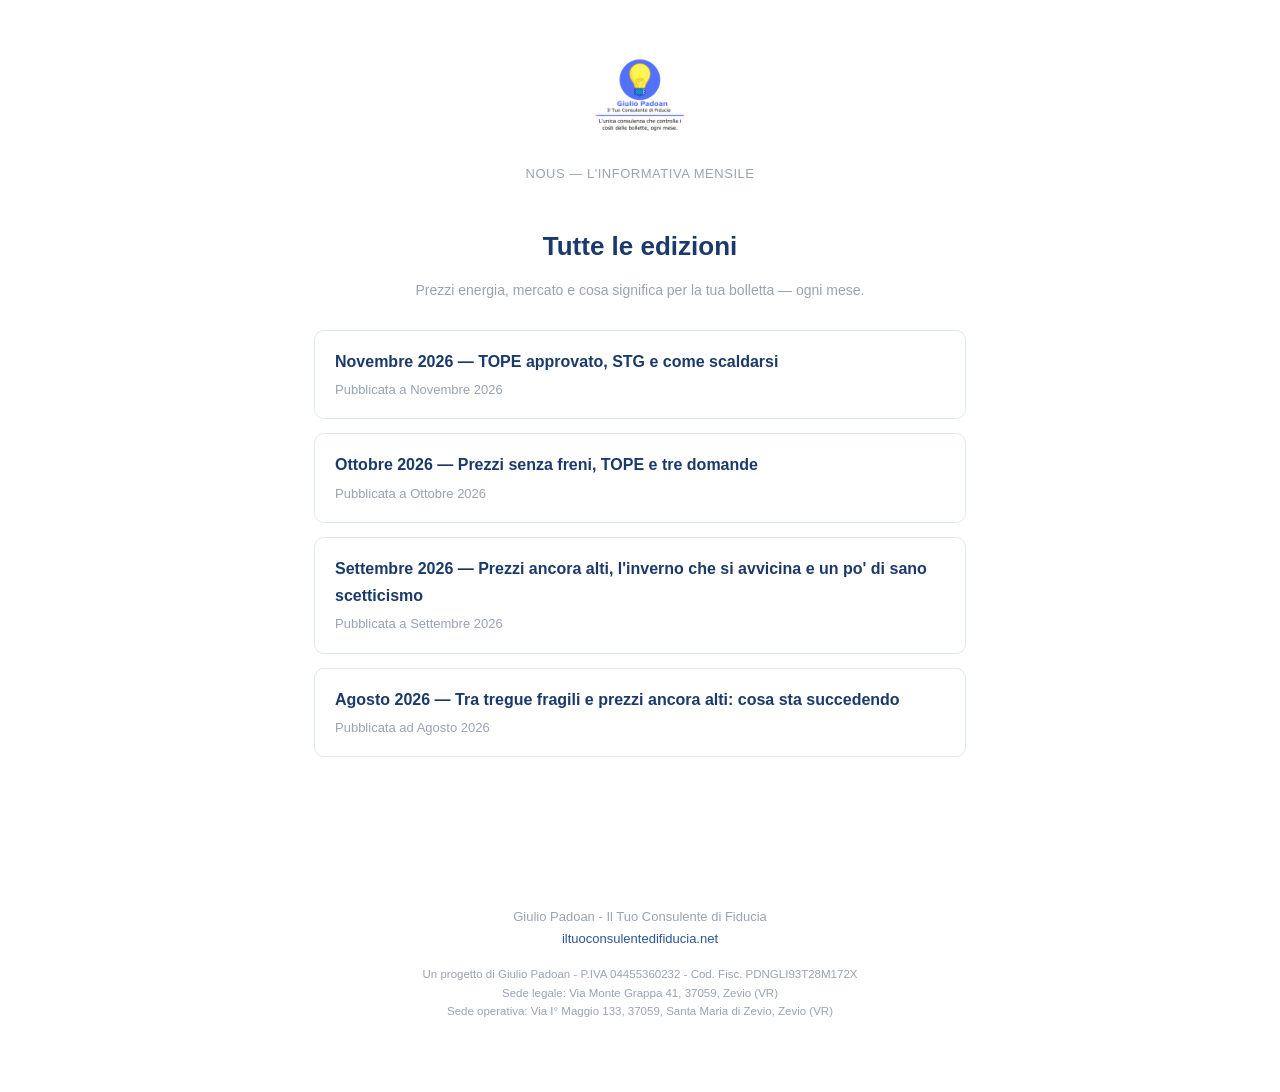
<file: index.html>
<!doctype html>
<html lang="it">
<head>
<meta charset="utf-8">
<meta name="viewport" content="width=device-width, initial-scale=1">
<title>Nous — Archivio edizioni | Il Tuo Consulente di Fiducia</title>
<meta name="description" content="Tutte le edizioni di Nous, l'informativa mensile di Giulio Padoan - Il Tuo Consulente di Fiducia su prezzi energia e mercato.">
<link rel="stylesheet" href="style.css">
</head>
<body>
<div class="wrap">

<header class="site">
  <img class="logo" src="assets/logo.png" alt="Giulio Padoan - Il Tuo Consulente di Fiducia">
  <p class="tag">Nous — l'informativa mensile</p>
</header>

<h1 class="edizione-titolo" style="text-align:center">Tutte le edizioni</h1>
<p class="data-edizione" style="text-align:center">Prezzi energia, mercato e cosa significa per la tua bolletta — ogni mese.</p>

<ul class="archivio-list">
  <li>
    <a href="novembre-2026.html">Novembre 2026 — TOPE approvato, STG e come scaldarsi</a>
    <div class="meta">Pubblicata a Novembre 2026</div>
  </li>
  <li>
    <a href="ottobre-2026.html">Ottobre 2026 — Prezzi senza freni, TOPE e tre domande</a>
    <div class="meta">Pubblicata a Ottobre 2026</div>
  </li>
  <li>
    <a href="settembre-2026.html">Settembre 2026 — Prezzi ancora alti, l'inverno che si avvicina e un po' di sano scetticismo</a>
    <div class="meta">Pubblicata a Settembre 2026</div>
  </li>
  <li>
    <a href="agosto-2026.html">Agosto 2026 — Tra tregue fragili e prezzi ancora alti: cosa sta succedendo</a>
    <div class="meta">Pubblicata ad Agosto 2026</div>
  </li>
</ul>

</div>

<footer class="site">
  <p>Giulio Padoan - Il Tuo Consulente di Fiducia<br>
  <a href="https://www.iltuoconsulentedifiducia.net">iltuoconsulentedifiducia.net</a></p>
  <p class="legale">Un progetto di Giulio Padoan - P.IVA 04455360232 - Cod. Fisc. PDNGLI93T28M172X<br>
  Sede legale: Via Monte Grappa 41, 37059, Zevio (VR)<br>
  Sede operativa: Via I° Maggio 133, 37059, Santa Maria di Zevio, Zevio (VR)</p>
</footer>

</body>
</html>
</file>
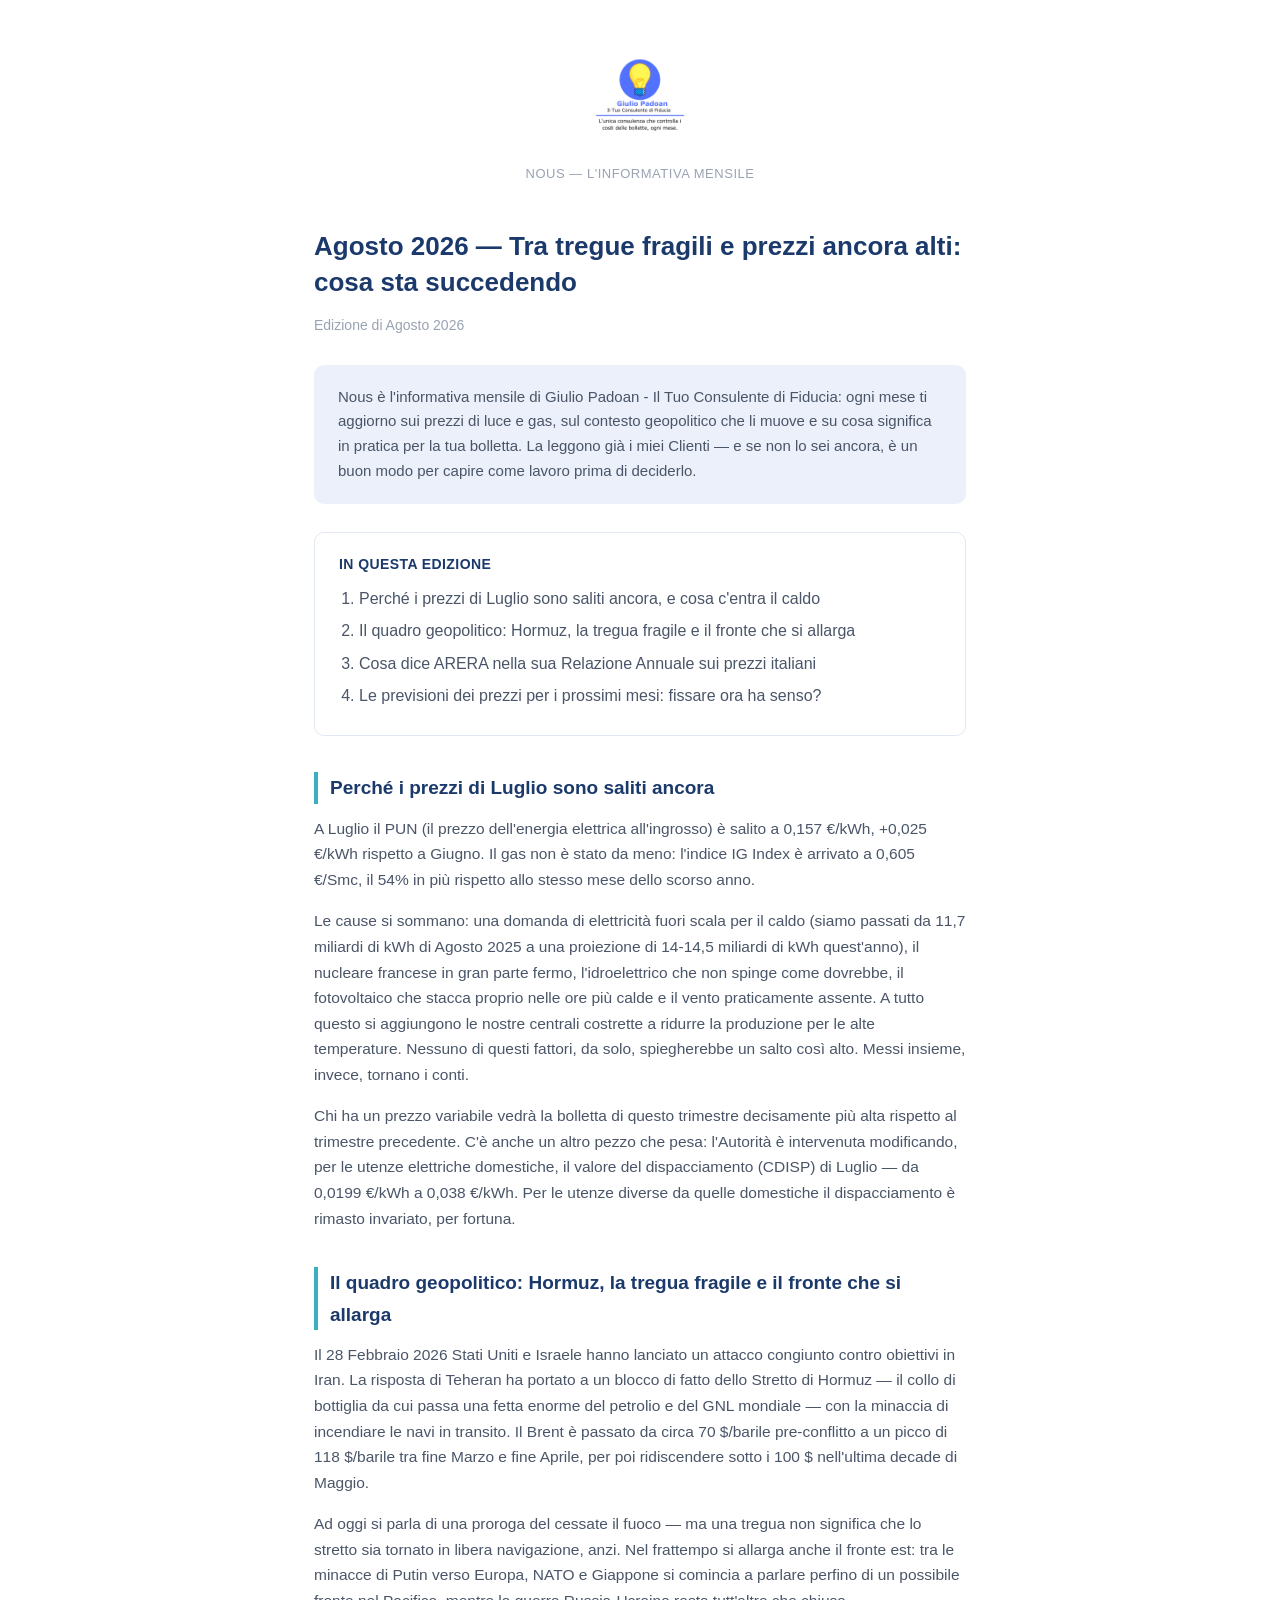
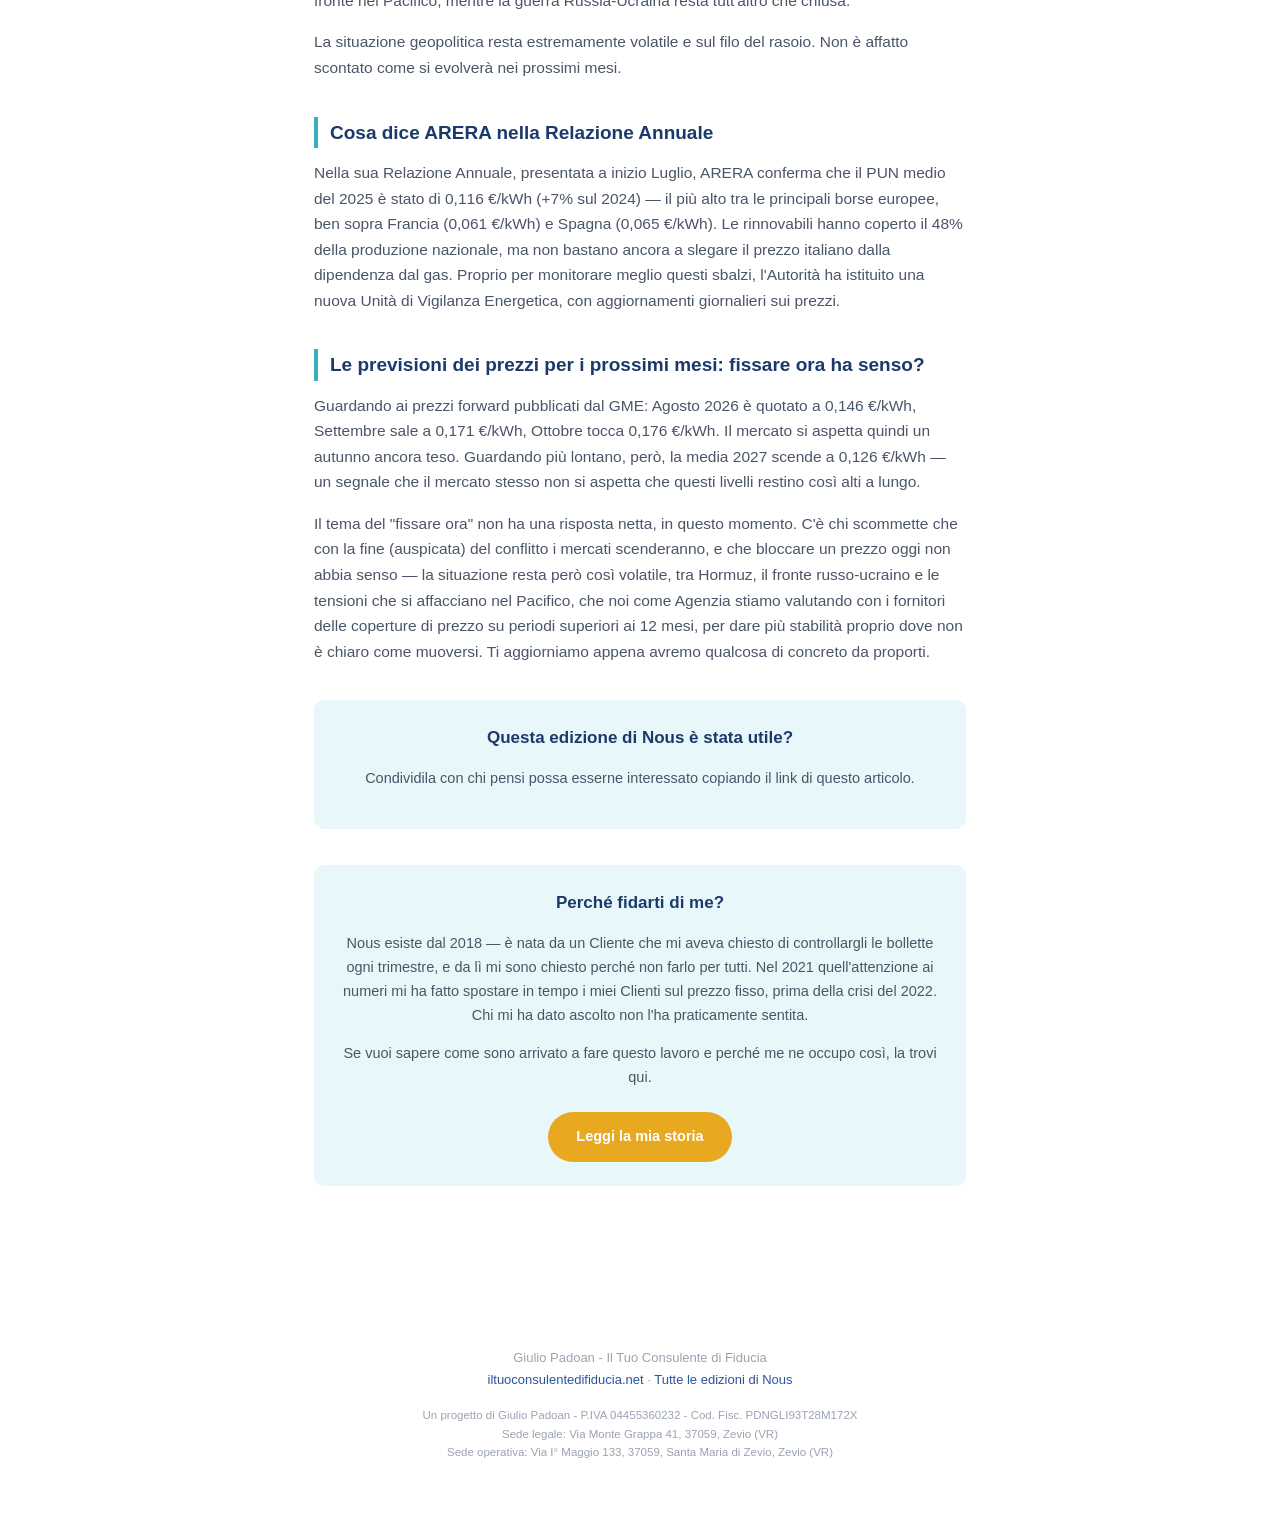
<file: agosto-2026.html>
<!doctype html>
<html lang="it">
<head>
<meta charset="utf-8">
<meta name="viewport" content="width=device-width, initial-scale=1">
<title>Nous — Agosto 2026 | Il Tuo Consulente di Fiducia</title>
<meta name="description" content="Nous, l'informativa mensile di Giulio Padoan - Il Tuo Consulente di Fiducia. Edizione di Agosto 2026: prezzi energia, geopolitica e previsioni.">
<meta property="og:title" content="Nous — Agosto 2026: tra tregue fragili e prezzi ancora alti">
<meta property="og:description" content="Prezzi luce e gas, il quadro geopolitico e cosa dice ARERA — di Giulio Padoan">
<meta property="og:image" content="https://giuliopadoan.github.io/nous/assets/teaser-agosto-2026.png">
<meta property="og:url" content="https://giuliopadoan.github.io/nous/agosto-2026.html">
<meta name="twitter:card" content="summary_large_image">
<link rel="stylesheet" href="style.css">
</head>
<body>
<div class="wrap">

<header class="site">
  <img class="logo" src="assets/logo.png" alt="Giulio Padoan - Il Tuo Consulente di Fiducia">
  <p class="tag">Nous — l'informativa mensile</p>
</header>

<h1 class="edizione-titolo">Agosto 2026 — Tra tregue fragili e prezzi ancora alti: cosa sta succedendo</h1>
<p class="data-edizione">Edizione di Agosto 2026</p>

<div class="intro">
  <p style="margin:0">Nous è l'informativa mensile di Giulio Padoan - Il Tuo Consulente di Fiducia: ogni mese ti aggiorno sui prezzi di luce e gas, sul contesto geopolitico che li muove e su cosa significa in pratica per la tua bolletta. La leggono già i miei Clienti — e se non lo sei ancora, è un buon modo per capire come lavoro prima di deciderlo.</p>
</div>

<div class="sommario">
  <p class="label">In questa edizione</p>
  <ol>
    <li><a href="#prezzi-luglio">Perché i prezzi di Luglio sono saliti ancora, e cosa c'entra il caldo</a></li>
    <li><a href="#geopolitica">Il quadro geopolitico: Hormuz, la tregua fragile e il fronte che si allarga</a></li>
    <li><a href="#arera">Cosa dice ARERA nella sua Relazione Annuale sui prezzi italiani</a></li>
    <li><a href="#previsioni">Le previsioni dei prezzi per i prossimi mesi: fissare ora ha senso?</a></li>
  </ol>
</div>

<article>

<h2 id="prezzi-luglio">Perché i prezzi di Luglio sono saliti ancora</h2>
<p>A Luglio il PUN (il prezzo dell'energia elettrica all'ingrosso) è salito a 0,157 €/kWh, +0,025 €/kWh rispetto a Giugno. Il gas non è stato da meno: l'indice IG Index è arrivato a 0,605 €/Smc, il 54% in più rispetto allo stesso mese dello scorso anno.</p>
<p>Le cause si sommano: una domanda di elettricità fuori scala per il caldo (siamo passati da 11,7 miliardi di kWh di Agosto 2025 a una proiezione di 14-14,5 miliardi di kWh quest'anno), il nucleare francese in gran parte fermo, l'idroelettrico che non spinge come dovrebbe, il fotovoltaico che stacca proprio nelle ore più calde e il vento praticamente assente. A tutto questo si aggiungono le nostre centrali costrette a ridurre la produzione per le alte temperature. Nessuno di questi fattori, da solo, spiegherebbe un salto così alto. Messi insieme, invece, tornano i conti.</p>
<p>Chi ha un prezzo variabile vedrà la bolletta di questo trimestre decisamente più alta rispetto al trimestre precedente. C'è anche un altro pezzo che pesa: l'Autorità è intervenuta modificando, per le utenze elettriche domestiche, il valore del dispacciamento (CDISP) di Luglio — da 0,0199 €/kWh a 0,038 €/kWh. Per le utenze diverse da quelle domestiche il dispacciamento è rimasto invariato, per fortuna.</p>

<h2 id="geopolitica">Il quadro geopolitico: Hormuz, la tregua fragile e il fronte che si allarga</h2>
<p>Il 28 Febbraio 2026 Stati Uniti e Israele hanno lanciato un attacco congiunto contro obiettivi in Iran. La risposta di Teheran ha portato a un blocco di fatto dello Stretto di Hormuz — il collo di bottiglia da cui passa una fetta enorme del petrolio e del GNL mondiale — con la minaccia di incendiare le navi in transito. Il Brent è passato da circa 70 $/barile pre-conflitto a un picco di 118 $/barile tra fine Marzo e fine Aprile, per poi ridiscendere sotto i 100 $ nell'ultima decade di Maggio.</p>
<p>Ad oggi si parla di una proroga del cessate il fuoco — ma una tregua non significa che lo stretto sia tornato in libera navigazione, anzi. Nel frattempo si allarga anche il fronte est: tra le minacce di Putin verso Europa, NATO e Giappone si comincia a parlare perfino di un possibile fronte nel Pacifico, mentre la guerra Russia-Ucraina resta tutt'altro che chiusa.</p>
<p>La situazione geopolitica resta estremamente volatile e sul filo del rasoio. Non è affatto scontato come si evolverà nei prossimi mesi.</p>

<h2 id="arera">Cosa dice ARERA nella Relazione Annuale</h2>
<p>Nella sua Relazione Annuale, presentata a inizio Luglio, ARERA conferma che il PUN medio del 2025 è stato di 0,116 €/kWh (+7% sul 2024) — il più alto tra le principali borse europee, ben sopra Francia (0,061 €/kWh) e Spagna (0,065 €/kWh). Le rinnovabili hanno coperto il 48% della produzione nazionale, ma non bastano ancora a slegare il prezzo italiano dalla dipendenza dal gas. Proprio per monitorare meglio questi sbalzi, l'Autorità ha istituito una nuova Unità di Vigilanza Energetica, con aggiornamenti giornalieri sui prezzi.</p>

<h2 id="previsioni">Le previsioni dei prezzi per i prossimi mesi: fissare ora ha senso?</h2>
<p>Guardando ai prezzi forward pubblicati dal GME: Agosto 2026 è quotato a 0,146 €/kWh, Settembre sale a 0,171 €/kWh, Ottobre tocca 0,176 €/kWh. Il mercato si aspetta quindi un autunno ancora teso. Guardando più lontano, però, la media 2027 scende a 0,126 €/kWh — un segnale che il mercato stesso non si aspetta che questi livelli restino così alti a lungo.</p>
<p>Il tema del "fissare ora" non ha una risposta netta, in questo momento. C'è chi scommette che con la fine (auspicata) del conflitto i mercati scenderanno, e che bloccare un prezzo oggi non abbia senso — la situazione resta però così volatile, tra Hormuz, il fronte russo-ucraino e le tensioni che si affacciano nel Pacifico, che noi come Agenzia stiamo valutando con i fornitori delle coperture di prezzo su periodi superiori ai 12 mesi, per dare più stabilità proprio dove non è chiaro come muoversi. Ti aggiorniamo appena avremo qualcosa di concreto da proporti.</p>

</article>

<div class="cta">
  <h3>Questa edizione di Nous è stata utile?</h3>
  <p>Condividila con chi pensi possa esserne interessato copiando il link di questo articolo.</p>
</div>

<div class="cta checkup">
  <h3>Perché fidarti di me?</h3>
  <p>Nous esiste dal 2018 — è nata da un Cliente che mi aveva chiesto di controllargli le bollette ogni trimestre, e da lì mi sono chiesto perché non farlo per tutti. Nel 2021 quell'attenzione ai numeri mi ha fatto spostare in tempo i miei Clienti sul prezzo fisso, prima della crisi del 2022. Chi mi ha dato ascolto non l'ha praticamente sentita.</p>
  <p>Se vuoi sapere come sono arrivato a fare questo lavoro e perché me ne occupo così, la trovi qui.</p>
  <a class="btn gold" href="https://www.iltuoconsulentedifiducia.net/la-nostra-agenzia">Leggi la mia storia</a>
</div>


</div>

<footer class="site">
  <p>Giulio Padoan - Il Tuo Consulente di Fiducia<br>
  <a href="https://www.iltuoconsulentedifiducia.net">iltuoconsulentedifiducia.net</a> · <a href="index.html">Tutte le edizioni di Nous</a></p>
  <p class="legale">Un progetto di Giulio Padoan - P.IVA 04455360232 - Cod. Fisc. PDNGLI93T28M172X<br>
  Sede legale: Via Monte Grappa 41, 37059, Zevio (VR)<br>
  Sede operativa: Via I° Maggio 133, 37059, Santa Maria di Zevio, Zevio (VR)</p>
</footer>

</body>
</html>
</file>
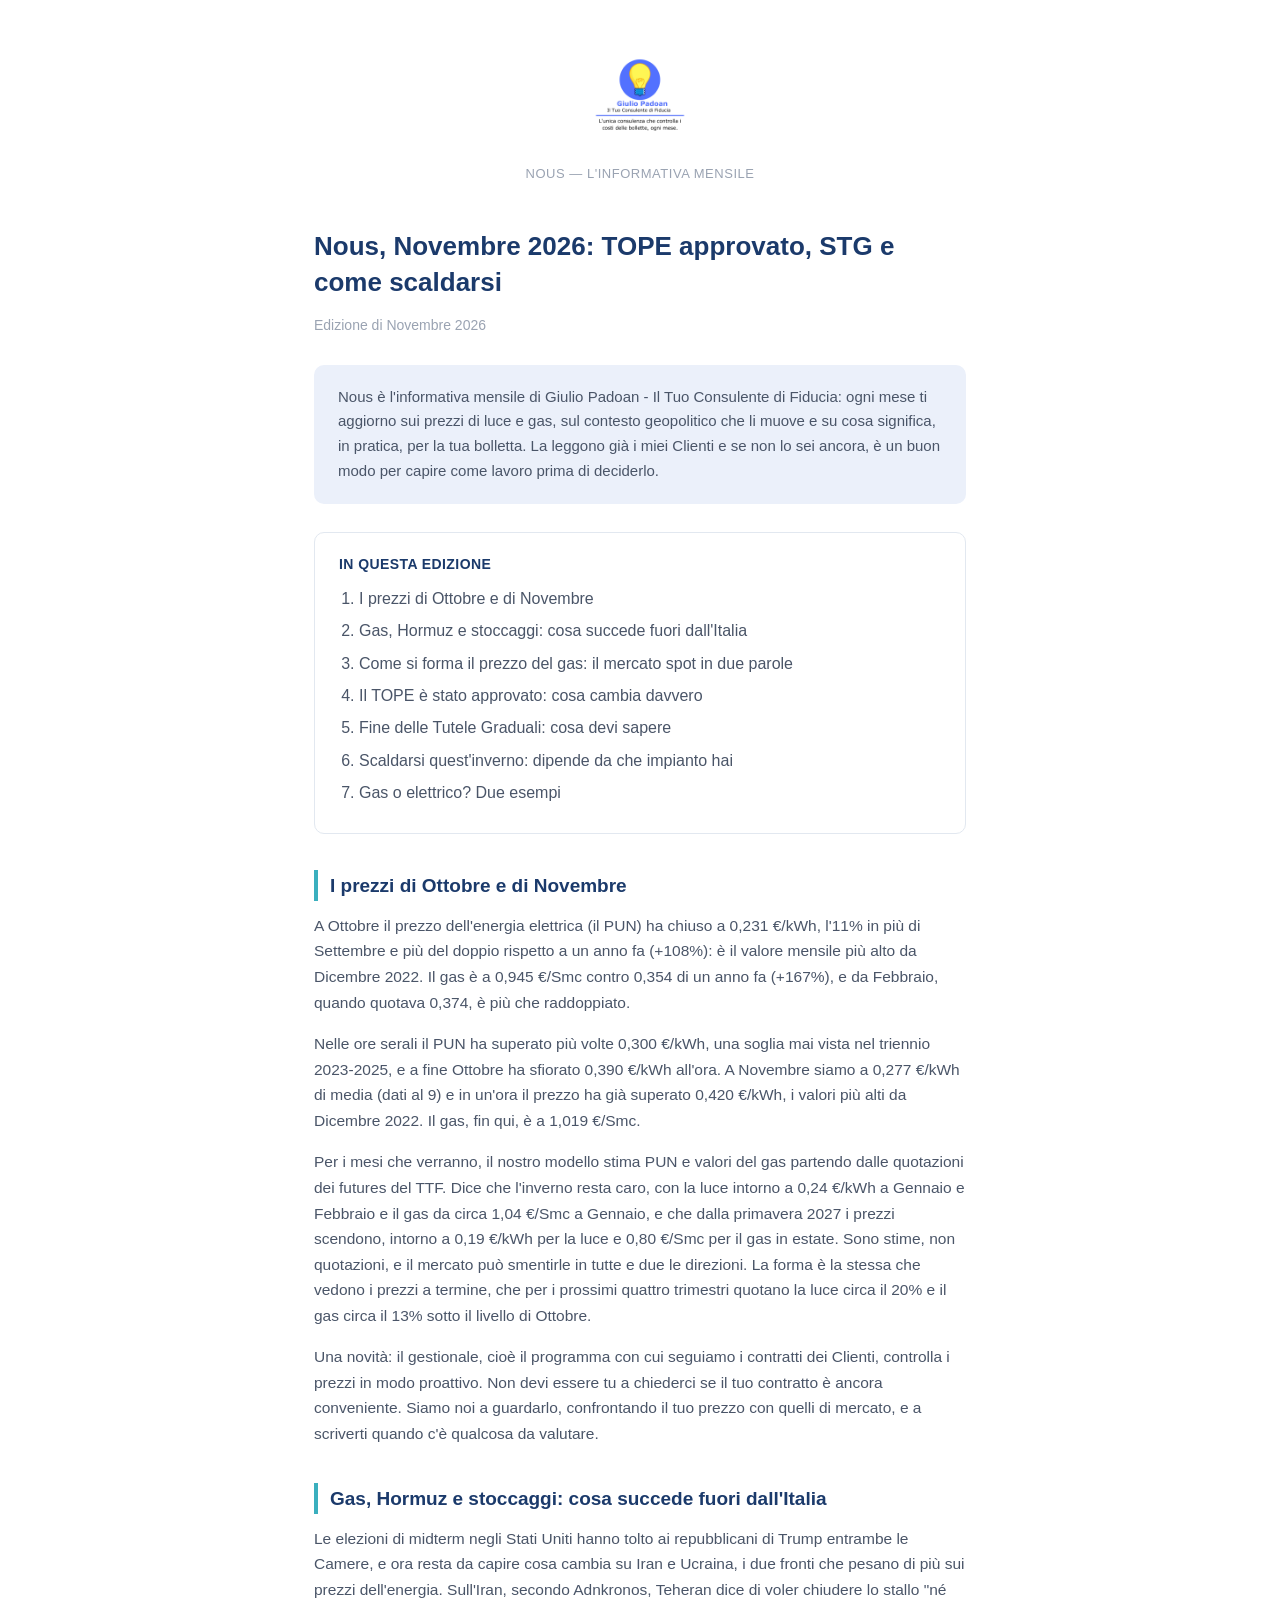
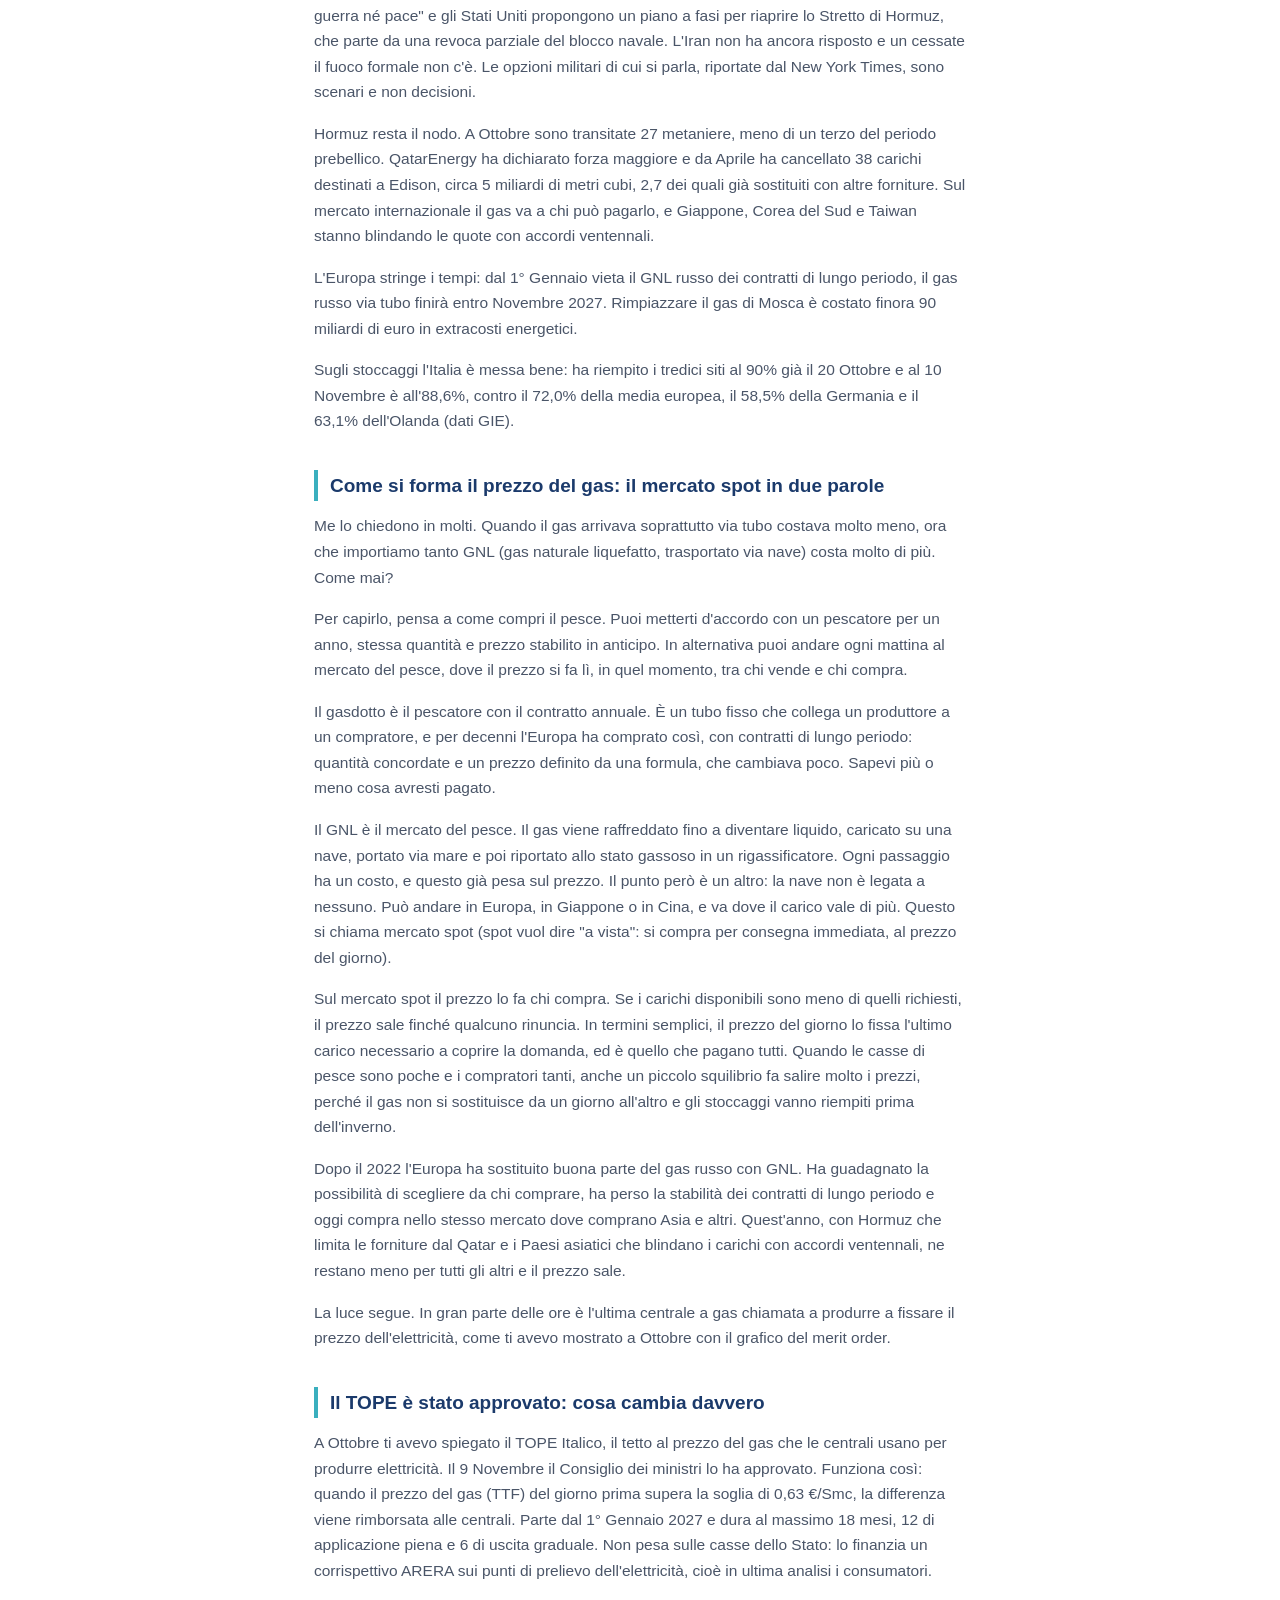
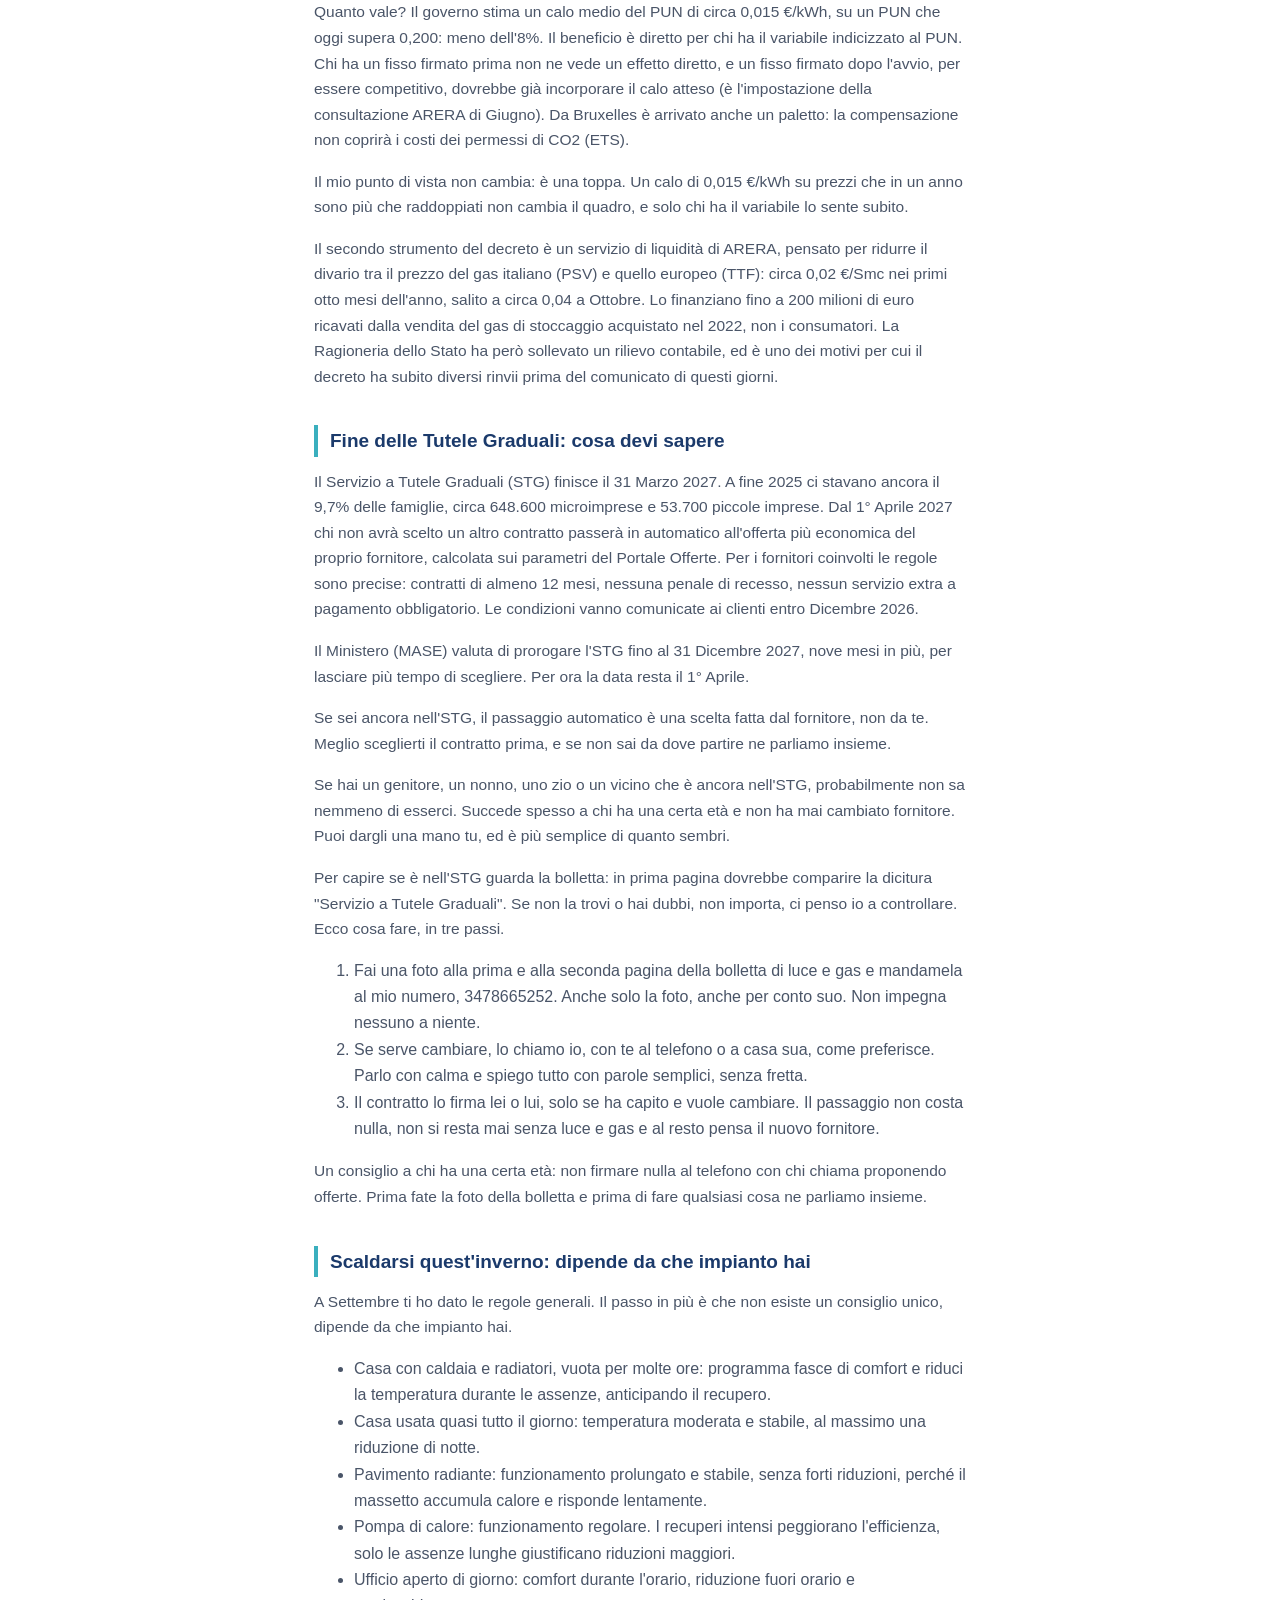
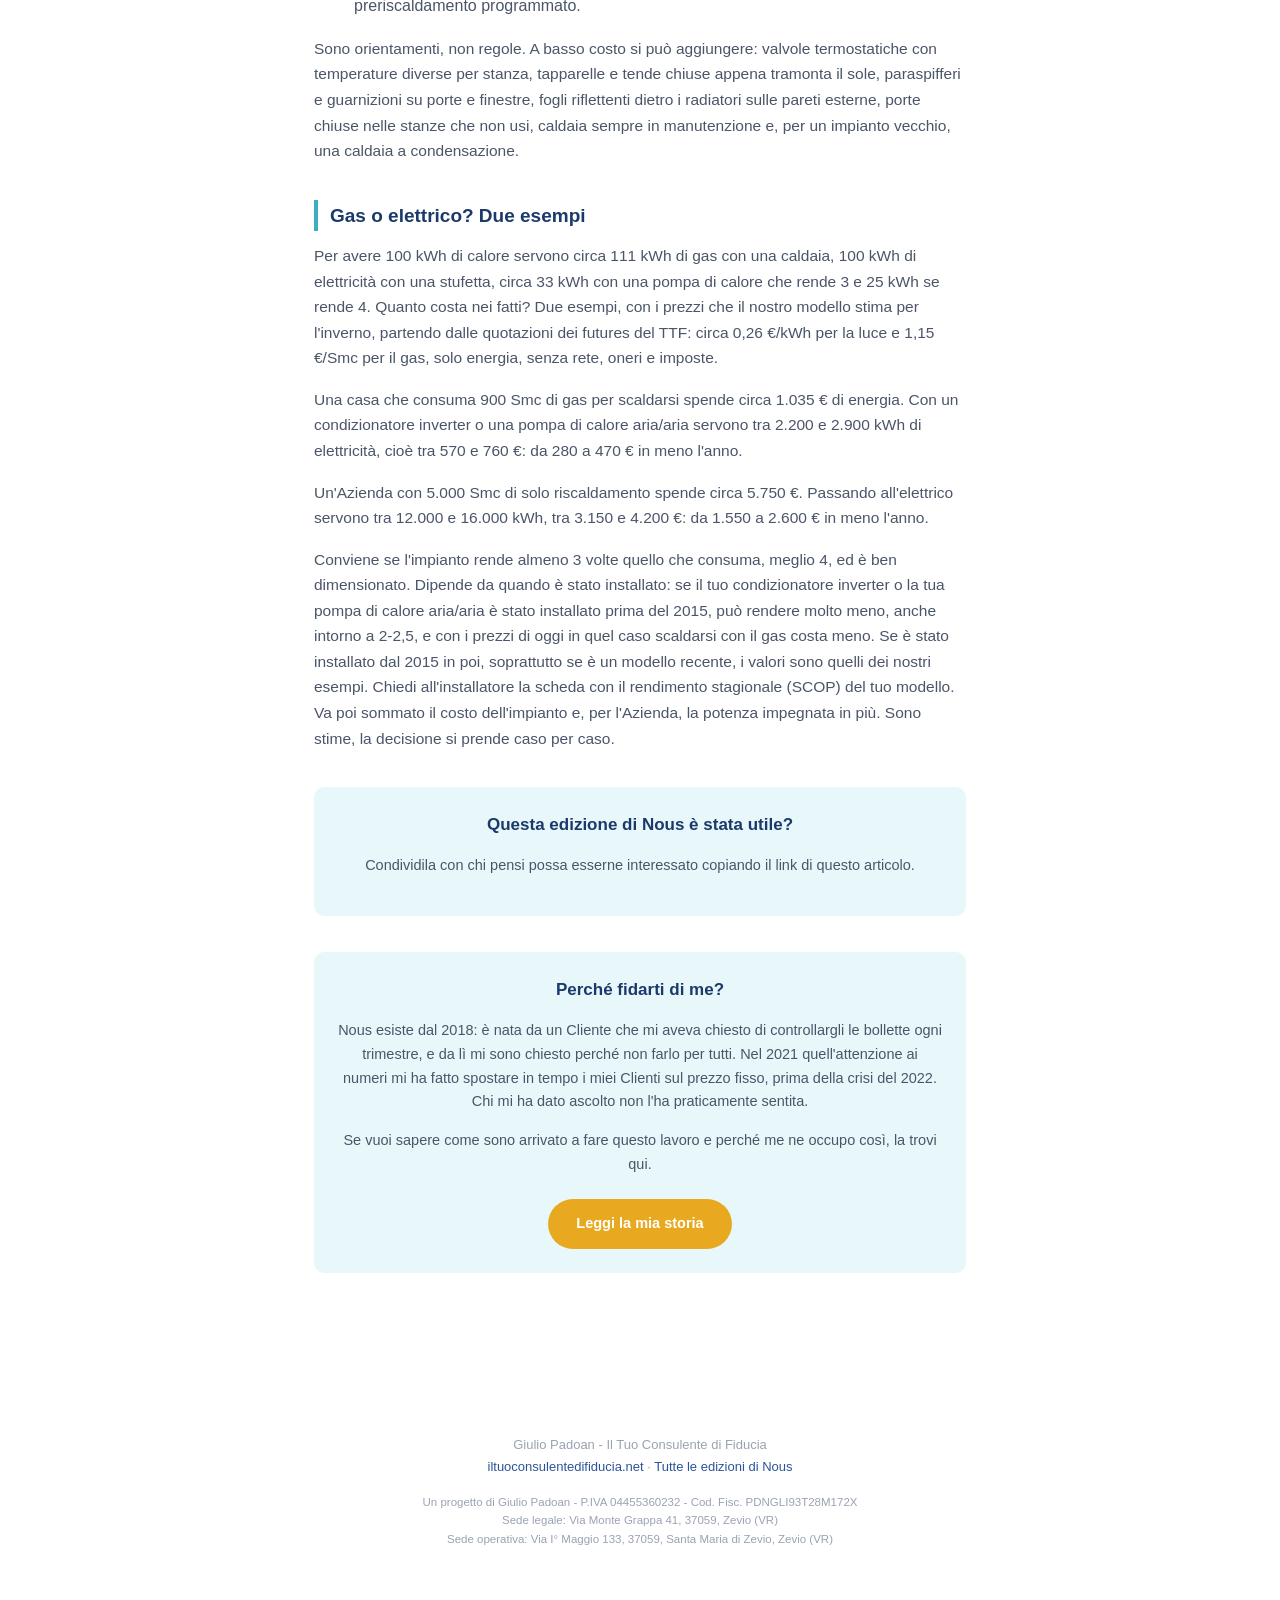
<file: novembre-2026-clienti.html>
<!doctype html>
<html lang="it">
<head>
<meta charset="utf-8">
<meta name="viewport" content="width=device-width, initial-scale=1">
<title>Nous — Novembre 2026 | Il Tuo Consulente di Fiducia</title>
<meta name="robots" content="noindex, nofollow">
<meta name="description" content="Nous, l'informativa mensile di Giulio Padoan - Il Tuo Consulente di Fiducia. Edizione di Novembre 2026: TOPE approvato, fine delle Tutele Graduali e come scaldarsi.">
<meta property="og:title" content="Nous — Novembre 2026: TOPE approvato, STG e come scaldarsi">
<meta property="og:description" content="Prezzi di Ottobre e Novembre, mercato spot, TOPE, fine delle Tutele Graduali e riscaldamento — di Giulio Padoan">
<meta property="og:image" content="https://giuliopadoan.github.io/nous/assets/teaser-novembre-2026.png">
<meta property="og:url" content="https://giuliopadoan.github.io/nous/novembre-2026-clienti.html">
<meta name="twitter:card" content="summary_large_image">
<link rel="stylesheet" href="style.css">
</head>
<body>
<div class="wrap">

<header class="site">
  <img class="logo" src="assets/logo.png" alt="Giulio Padoan - Il Tuo Consulente di Fiducia">
  <p class="tag">Nous — l'informativa mensile</p>
</header>

<h1 class="edizione-titolo">Nous, Novembre 2026: TOPE approvato, STG e come scaldarsi</h1>
<p class="data-edizione">Edizione di Novembre 2026</p>

<div class="intro">
  <p style="margin:0">Nous è l'informativa mensile di Giulio Padoan - Il Tuo Consulente di Fiducia: ogni mese ti aggiorno sui prezzi di luce e gas, sul contesto geopolitico che li muove e su cosa significa, in pratica, per la tua bolletta. La leggono già i miei Clienti e se non lo sei ancora, è un buon modo per capire come lavoro prima di deciderlo.</p>
</div>

<div class="sommario">
  <p class="label">In questa edizione</p>
  <ol>
    <li><a href="#prezzi">I prezzi di Ottobre e di Novembre</a></li>
    <li><a href="#hormuz">Gas, Hormuz e stoccaggi: cosa succede fuori dall'Italia</a></li>
    <li><a href="#spot">Come si forma il prezzo del gas: il mercato spot in due parole</a></li>
    <li><a href="#tope">Il TOPE è stato approvato: cosa cambia davvero</a></li>
    <li><a href="#stg">Fine delle Tutele Graduali: cosa devi sapere</a></li>
    <li><a href="#inverno">Scaldarsi quest'inverno: dipende da che impianto hai</a></li>
    <li><a href="#esempi">Gas o elettrico? Due esempi</a></li>
  </ol>
</div>

<article>

<h2 id="prezzi">I prezzi di Ottobre e di Novembre</h2>
<p>A Ottobre il prezzo dell'energia elettrica (il PUN) ha chiuso a 0,231 €/kWh, l'11% in più di Settembre e più del doppio rispetto a un anno fa (+108%): è il valore mensile più alto da Dicembre 2022. Il gas è a 0,945 €/Smc contro 0,354 di un anno fa (+167%), e da Febbraio, quando quotava 0,374, è più che raddoppiato.</p>
<p>Nelle ore serali il PUN ha superato più volte 0,300 €/kWh, una soglia mai vista nel triennio 2023-2025, e a fine Ottobre ha sfiorato 0,390 €/kWh all'ora. A Novembre siamo a 0,277 €/kWh di media (dati al 9) e in un'ora il prezzo ha già superato 0,420 €/kWh, i valori più alti da Dicembre 2022. Il gas, fin qui, è a 1,019 €/Smc.</p>
<p>Per i mesi che verranno, il nostro modello stima PUN e valori del gas partendo dalle quotazioni dei futures del TTF. Dice che l'inverno resta caro, con la luce intorno a 0,24 €/kWh a Gennaio e Febbraio e il gas da circa 1,04 €/Smc a Gennaio, e che dalla primavera 2027 i prezzi scendono, intorno a 0,19 €/kWh per la luce e 0,80 €/Smc per il gas in estate. Sono stime, non quotazioni, e il mercato può smentirle in tutte e due le direzioni. La forma è la stessa che vedono i prezzi a termine, che per i prossimi quattro trimestri quotano la luce circa il 20% e il gas circa il 13% sotto il livello di Ottobre.</p>
<p>Una novità: il gestionale, cioè il programma con cui seguiamo i contratti dei Clienti, controlla i prezzi in modo proattivo. Non devi essere tu a chiederci se il tuo contratto è ancora conveniente. Siamo noi a guardarlo, confrontando il tuo prezzo con quelli di mercato, e a scriverti quando c'è qualcosa da valutare.</p>
<h2 id="hormuz">Gas, Hormuz e stoccaggi: cosa succede fuori dall'Italia</h2>
<p>Le elezioni di midterm negli Stati Uniti hanno tolto ai repubblicani di Trump entrambe le Camere, e ora resta da capire cosa cambia su Iran e Ucraina, i due fronti che pesano di più sui prezzi dell'energia. Sull'Iran, secondo Adnkronos, Teheran dice di voler chiudere lo stallo "né guerra né pace" e gli Stati Uniti propongono un piano a fasi per riaprire lo Stretto di Hormuz, che parte da una revoca parziale del blocco navale. L'Iran non ha ancora risposto e un cessate il fuoco formale non c'è. Le opzioni militari di cui si parla, riportate dal New York Times, sono scenari e non decisioni.</p>
<p>Hormuz resta il nodo. A Ottobre sono transitate 27 metaniere, meno di un terzo del periodo prebellico. QatarEnergy ha dichiarato forza maggiore e da Aprile ha cancellato 38 carichi destinati a Edison, circa 5 miliardi di metri cubi, 2,7 dei quali già sostituiti con altre forniture. Sul mercato internazionale il gas va a chi può pagarlo, e Giappone, Corea del Sud e Taiwan stanno blindando le quote con accordi ventennali.</p>
<p>L'Europa stringe i tempi: dal 1° Gennaio vieta il GNL russo dei contratti di lungo periodo, il gas russo via tubo finirà entro Novembre 2027. Rimpiazzare il gas di Mosca è costato finora 90 miliardi di euro in extracosti energetici.</p>
<p>Sugli stoccaggi l'Italia è messa bene: ha riempito i tredici siti al 90% già il 20 Ottobre e al 10 Novembre è all'88,6%, contro il 72,0% della media europea, il 58,5% della Germania e il 63,1% dell'Olanda (dati GIE).</p>
<h2 id="spot">Come si forma il prezzo del gas: il mercato spot in due parole</h2>
<p>Me lo chiedono in molti. Quando il gas arrivava soprattutto via tubo costava molto meno, ora che importiamo tanto GNL (gas naturale liquefatto, trasportato via nave) costa molto di più. Come mai?</p>
<p>Per capirlo, pensa a come compri il pesce. Puoi metterti d'accordo con un pescatore per un anno, stessa quantità e prezzo stabilito in anticipo. In alternativa puoi andare ogni mattina al mercato del pesce, dove il prezzo si fa lì, in quel momento, tra chi vende e chi compra.</p>
<p>Il gasdotto è il pescatore con il contratto annuale. È un tubo fisso che collega un produttore a un compratore, e per decenni l'Europa ha comprato così, con contratti di lungo periodo: quantità concordate e un prezzo definito da una formula, che cambiava poco. Sapevi più o meno cosa avresti pagato.</p>
<p>Il GNL è il mercato del pesce. Il gas viene raffreddato fino a diventare liquido, caricato su una nave, portato via mare e poi riportato allo stato gassoso in un rigassificatore. Ogni passaggio ha un costo, e questo già pesa sul prezzo. Il punto però è un altro: la nave non è legata a nessuno. Può andare in Europa, in Giappone o in Cina, e va dove il carico vale di più. Questo si chiama mercato spot (spot vuol dire "a vista": si compra per consegna immediata, al prezzo del giorno).</p>
<p>Sul mercato spot il prezzo lo fa chi compra. Se i carichi disponibili sono meno di quelli richiesti, il prezzo sale finché qualcuno rinuncia. In termini semplici, il prezzo del giorno lo fissa l'ultimo carico necessario a coprire la domanda, ed è quello che pagano tutti. Quando le casse di pesce sono poche e i compratori tanti, anche un piccolo squilibrio fa salire molto i prezzi, perché il gas non si sostituisce da un giorno all'altro e gli stoccaggi vanno riempiti prima dell'inverno.</p>
<p>Dopo il 2022 l'Europa ha sostituito buona parte del gas russo con GNL. Ha guadagnato la possibilità di scegliere da chi comprare, ha perso la stabilità dei contratti di lungo periodo e oggi compra nello stesso mercato dove comprano Asia e altri. Quest'anno, con Hormuz che limita le forniture dal Qatar e i Paesi asiatici che blindano i carichi con accordi ventennali, ne restano meno per tutti gli altri e il prezzo sale.</p>
<p>La luce segue. In gran parte delle ore è l'ultima centrale a gas chiamata a produrre a fissare il prezzo dell'elettricità, come ti avevo mostrato a Ottobre con il grafico del merit order.</p>
<h2 id="tope">Il TOPE è stato approvato: cosa cambia davvero</h2>
<p>A Ottobre ti avevo spiegato il TOPE Italico, il tetto al prezzo del gas che le centrali usano per produrre elettricità. Il 9 Novembre il Consiglio dei ministri lo ha approvato. Funziona così: quando il prezzo del gas (TTF) del giorno prima supera la soglia di 0,63 €/Smc, la differenza viene rimborsata alle centrali. Parte dal 1° Gennaio 2027 e dura al massimo 18 mesi, 12 di applicazione piena e 6 di uscita graduale. Non pesa sulle casse dello Stato: lo finanzia un corrispettivo ARERA sui punti di prelievo dell'elettricità, cioè in ultima analisi i consumatori.</p>
<p>Quanto vale? Il governo stima un calo medio del PUN di circa 0,015 €/kWh, su un PUN che oggi supera 0,200: meno dell'8%. Il beneficio è diretto per chi ha il variabile indicizzato al PUN. Chi ha un fisso firmato prima non ne vede un effetto diretto, e un fisso firmato dopo l'avvio, per essere competitivo, dovrebbe già incorporare il calo atteso (è l'impostazione della consultazione ARERA di Giugno). Da Bruxelles è arrivato anche un paletto: la compensazione non coprirà i costi dei permessi di CO2 (ETS).</p>
<p>Il mio punto di vista non cambia: è una toppa. Un calo di 0,015 €/kWh su prezzi che in un anno sono più che raddoppiati non cambia il quadro, e solo chi ha il variabile lo sente subito.</p>
<p>Il secondo strumento del decreto è un servizio di liquidità di ARERA, pensato per ridurre il divario tra il prezzo del gas italiano (PSV) e quello europeo (TTF): circa 0,02 €/Smc nei primi otto mesi dell'anno, salito a circa 0,04 a Ottobre. Lo finanziano fino a 200 milioni di euro ricavati dalla vendita del gas di stoccaggio acquistato nel 2022, non i consumatori. La Ragioneria dello Stato ha però sollevato un rilievo contabile, ed è uno dei motivi per cui il decreto ha subito diversi rinvii prima del comunicato di questi giorni.</p>
<h2 id="stg">Fine delle Tutele Graduali: cosa devi sapere</h2>
<p>Il Servizio a Tutele Graduali (STG) finisce il 31 Marzo 2027. A fine 2025 ci stavano ancora il 9,7% delle famiglie, circa 648.600 microimprese e 53.700 piccole imprese. Dal 1° Aprile 2027 chi non avrà scelto un altro contratto passerà in automatico all'offerta più economica del proprio fornitore, calcolata sui parametri del Portale Offerte. Per i fornitori coinvolti le regole sono precise: contratti di almeno 12 mesi, nessuna penale di recesso, nessun servizio extra a pagamento obbligatorio. Le condizioni vanno comunicate ai clienti entro Dicembre 2026.</p>
<p>Il Ministero (MASE) valuta di prorogare l'STG fino al 31 Dicembre 2027, nove mesi in più, per lasciare più tempo di scegliere. Per ora la data resta il 1° Aprile.</p>
<p>Se sei ancora nell'STG, il passaggio automatico è una scelta fatta dal fornitore, non da te. Meglio sceglierti il contratto prima, e se non sai da dove partire ne parliamo insieme.</p>
<p>Se hai un genitore, un nonno, uno zio o un vicino che è ancora nell'STG, probabilmente non sa nemmeno di esserci. Succede spesso a chi ha una certa età e non ha mai cambiato fornitore. Puoi dargli una mano tu, ed è più semplice di quanto sembri.</p>
<p>Per capire se è nell'STG guarda la bolletta: in prima pagina dovrebbe comparire la dicitura "Servizio a Tutele Graduali". Se non la trovi o hai dubbi, non importa, ci penso io a controllare. Ecco cosa fare, in tre passi.</p>
<ol>
  <li>Fai una foto alla prima e alla seconda pagina della bolletta di luce e gas e mandamela al mio numero, 3478665252. Anche solo la foto, anche per conto suo. Non impegna nessuno a niente.</li>
  <li>Se serve cambiare, lo chiamo io, con te al telefono o a casa sua, come preferisce. Parlo con calma e spiego tutto con parole semplici, senza fretta.</li>
  <li>Il contratto lo firma lei o lui, solo se ha capito e vuole cambiare. Il passaggio non costa nulla, non si resta mai senza luce e gas e al resto pensa il nuovo fornitore.</li>
</ol>
<p>Un consiglio a chi ha una certa età: non firmare nulla al telefono con chi chiama proponendo offerte. Prima fate la foto della bolletta e prima di fare qualsiasi cosa ne parliamo insieme.</p>
<h2 id="inverno">Scaldarsi quest'inverno: dipende da che impianto hai</h2>
<p>A Settembre ti ho dato le regole generali. Il passo in più è che non esiste un consiglio unico, dipende da che impianto hai.</p>
<ul>
  <li>Casa con caldaia e radiatori, vuota per molte ore: programma fasce di comfort e riduci la temperatura durante le assenze, anticipando il recupero.</li>
  <li>Casa usata quasi tutto il giorno: temperatura moderata e stabile, al massimo una riduzione di notte.</li>
  <li>Pavimento radiante: funzionamento prolungato e stabile, senza forti riduzioni, perché il massetto accumula calore e risponde lentamente.</li>
  <li>Pompa di calore: funzionamento regolare. I recuperi intensi peggiorano l'efficienza, solo le assenze lunghe giustificano riduzioni maggiori.</li>
  <li>Ufficio aperto di giorno: comfort durante l'orario, riduzione fuori orario e preriscaldamento programmato.</li>
</ul>
<p>Sono orientamenti, non regole. A basso costo si può aggiungere: valvole termostatiche con temperature diverse per stanza, tapparelle e tende chiuse appena tramonta il sole, paraspifferi e guarnizioni su porte e finestre, fogli riflettenti dietro i radiatori sulle pareti esterne, porte chiuse nelle stanze che non usi, caldaia sempre in manutenzione e, per un impianto vecchio, una caldaia a condensazione.</p>
<h2 id="esempi">Gas o elettrico? Due esempi</h2>
<p>Per avere 100 kWh di calore servono circa 111 kWh di gas con una caldaia, 100 kWh di elettricità con una stufetta, circa 33 kWh con una pompa di calore che rende 3 e 25 kWh se rende 4. Quanto costa nei fatti? Due esempi, con i prezzi che il nostro modello stima per l'inverno, partendo dalle quotazioni dei futures del TTF: circa 0,26 €/kWh per la luce e 1,15 €/Smc per il gas, solo energia, senza rete, oneri e imposte.</p>
<p>Una casa che consuma 900 Smc di gas per scaldarsi spende circa 1.035 € di energia. Con un condizionatore inverter o una pompa di calore aria/aria servono tra 2.200 e 2.900 kWh di elettricità, cioè tra 570 e 760 €: da 280 a 470 € in meno l'anno.</p>
<p>Un'Azienda con 5.000 Smc di solo riscaldamento spende circa 5.750 €. Passando all'elettrico servono tra 12.000 e 16.000 kWh, tra 3.150 e 4.200 €: da 1.550 a 2.600 € in meno l'anno.</p>
<p>Conviene se l'impianto rende almeno 3 volte quello che consuma, meglio 4, ed è ben dimensionato. Dipende da quando è stato installato: se il tuo condizionatore inverter o la tua pompa di calore aria/aria è stato installato prima del 2015, può rendere molto meno, anche intorno a 2-2,5, e con i prezzi di oggi in quel caso scaldarsi con il gas costa meno. Se è stato installato dal 2015 in poi, soprattutto se è un modello recente, i valori sono quelli dei nostri esempi. Chiedi all'installatore la scheda con il rendimento stagionale (SCOP) del tuo modello. Va poi sommato il costo dell'impianto e, per l'Azienda, la potenza impegnata in più. Sono stime, la decisione si prende caso per caso.</p>

</article>

<div class="cta">
  <h3>Questa edizione di Nous è stata utile?</h3>
  <p>Condividila con chi pensi possa esserne interessato copiando il link di questo articolo.</p>
</div>

<div class="cta checkup">
  <h3>Perché fidarti di me?</h3>
  <p>Nous esiste dal 2018: è nata da un Cliente che mi aveva chiesto di controllargli le bollette ogni trimestre, e da lì mi sono chiesto perché non farlo per tutti. Nel 2021 quell'attenzione ai numeri mi ha fatto spostare in tempo i miei Clienti sul prezzo fisso, prima della crisi del 2022. Chi mi ha dato ascolto non l'ha praticamente sentita.</p>
  <p>Se vuoi sapere come sono arrivato a fare questo lavoro e perché me ne occupo così, la trovi qui.</p>
  <a class="btn gold" href="https://www.iltuoconsulentedifiducia.net/la-nostra-agenzia">Leggi la mia storia</a>
</div>

</div>

<footer class="site">
  <p>Giulio Padoan - Il Tuo Consulente di Fiducia<br>
  <a href="https://www.iltuoconsulentedifiducia.net">iltuoconsulentedifiducia.net</a> · <a href="index.html">Tutte le edizioni di Nous</a></p>
  <p class="legale">Un progetto di Giulio Padoan - P.IVA 04455360232 - Cod. Fisc. PDNGLI93T28M172X<br>
  Sede legale: Via Monte Grappa 41, 37059, Zevio (VR)<br>
  Sede operativa: Via I° Maggio 133, 37059, Santa Maria di Zevio, Zevio (VR)</p>
</footer>

</body>
</html>
</file>
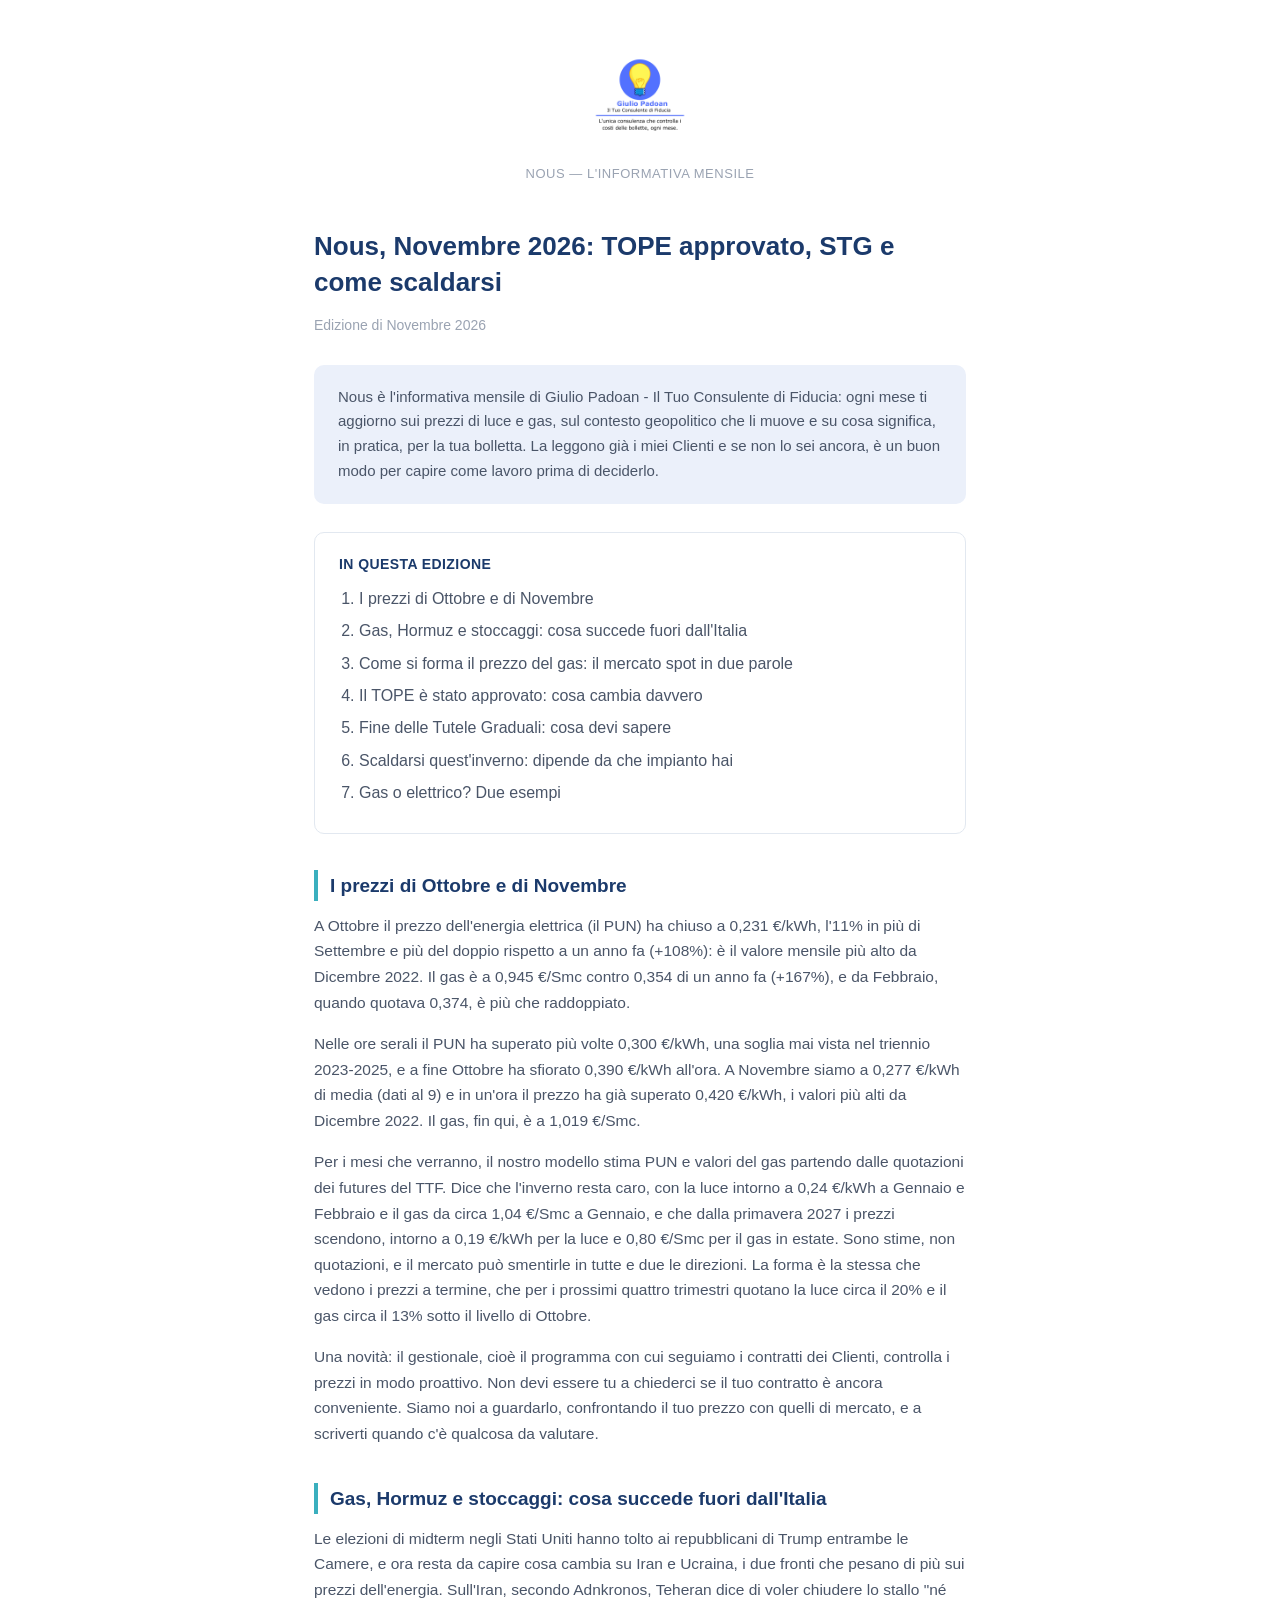
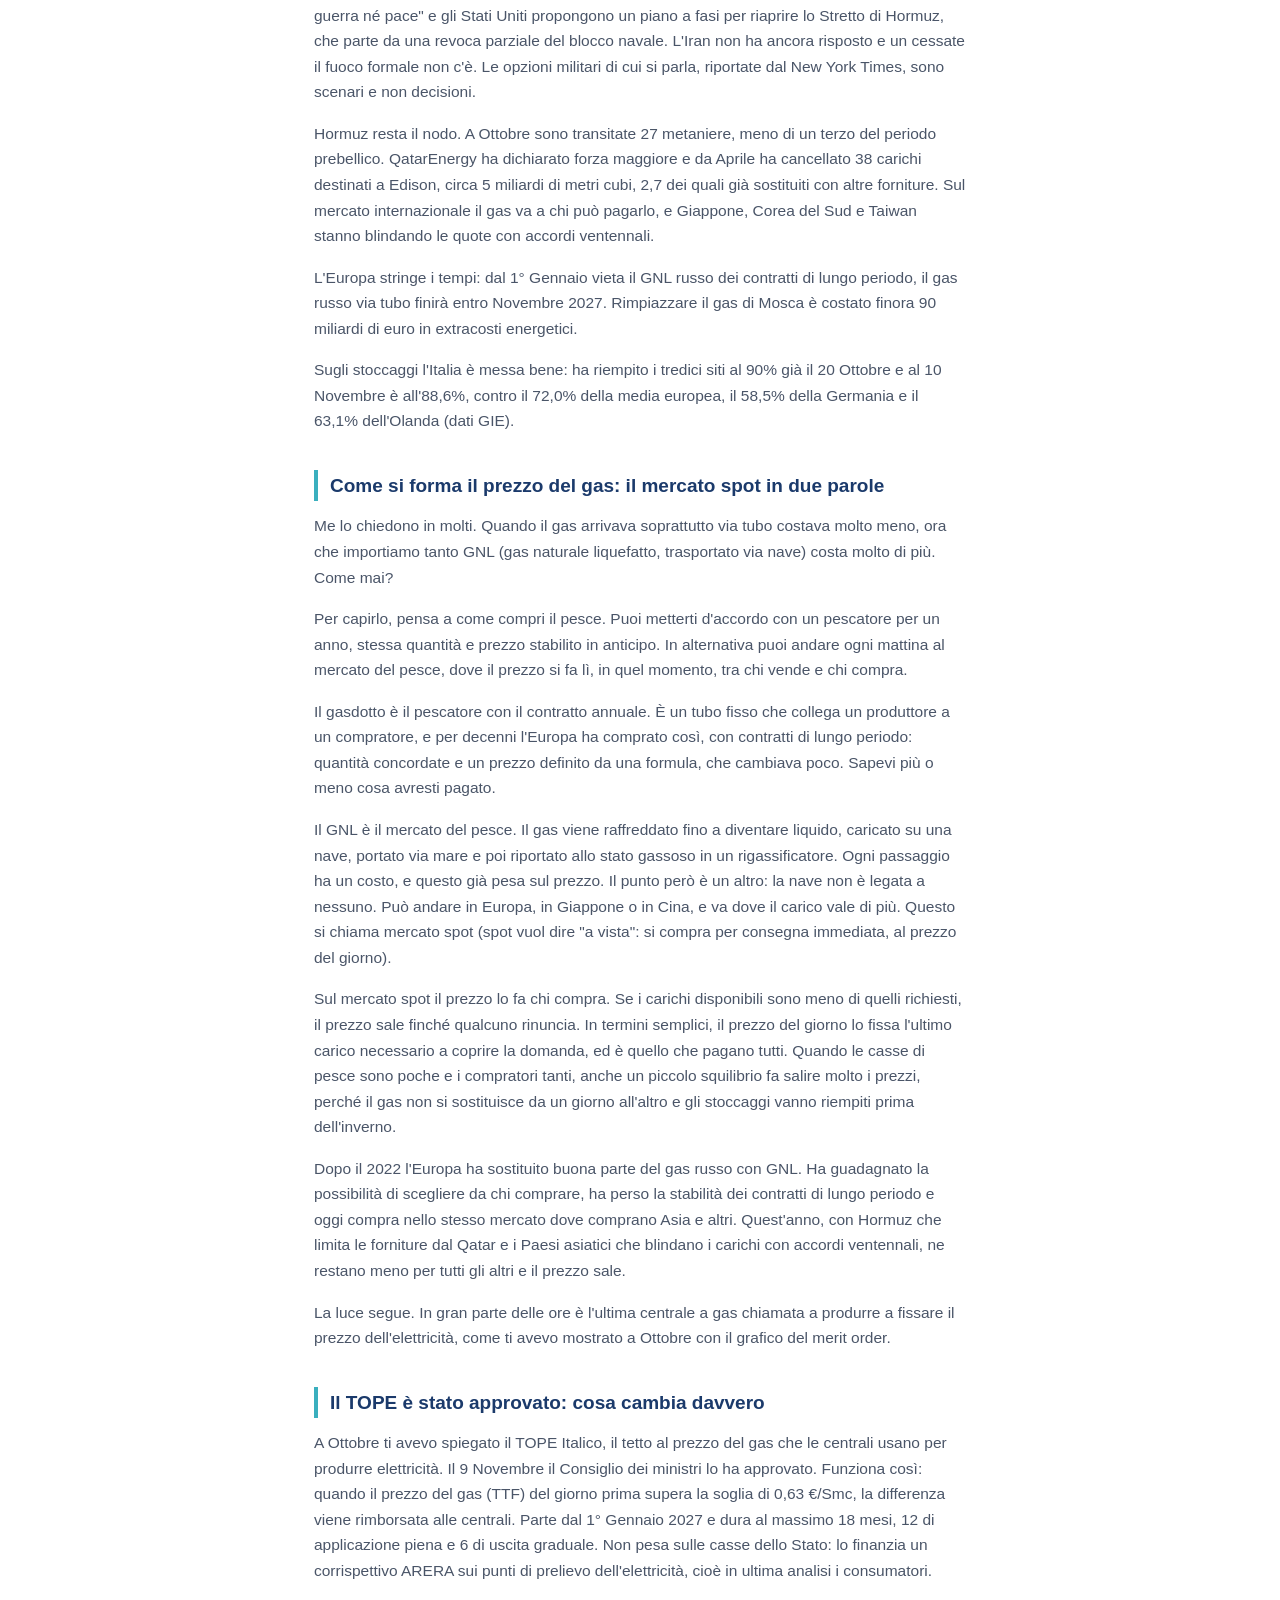
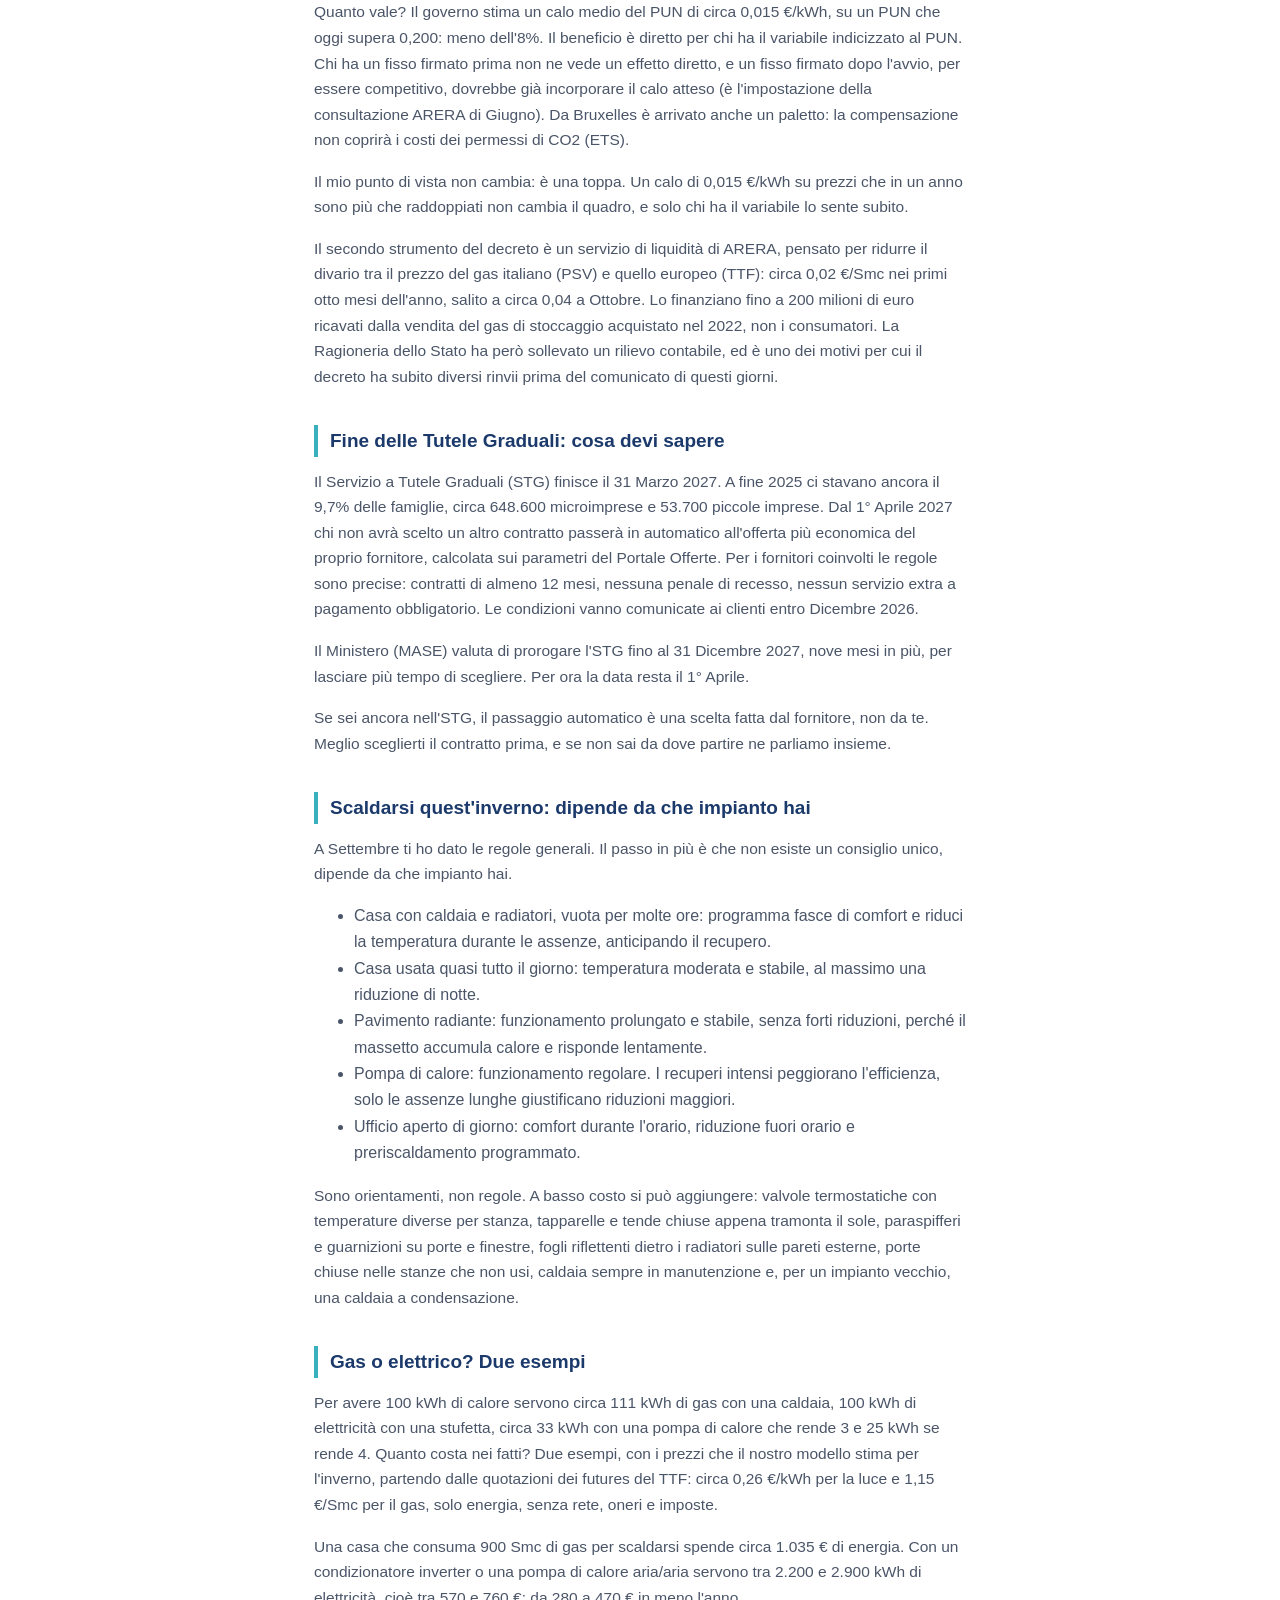
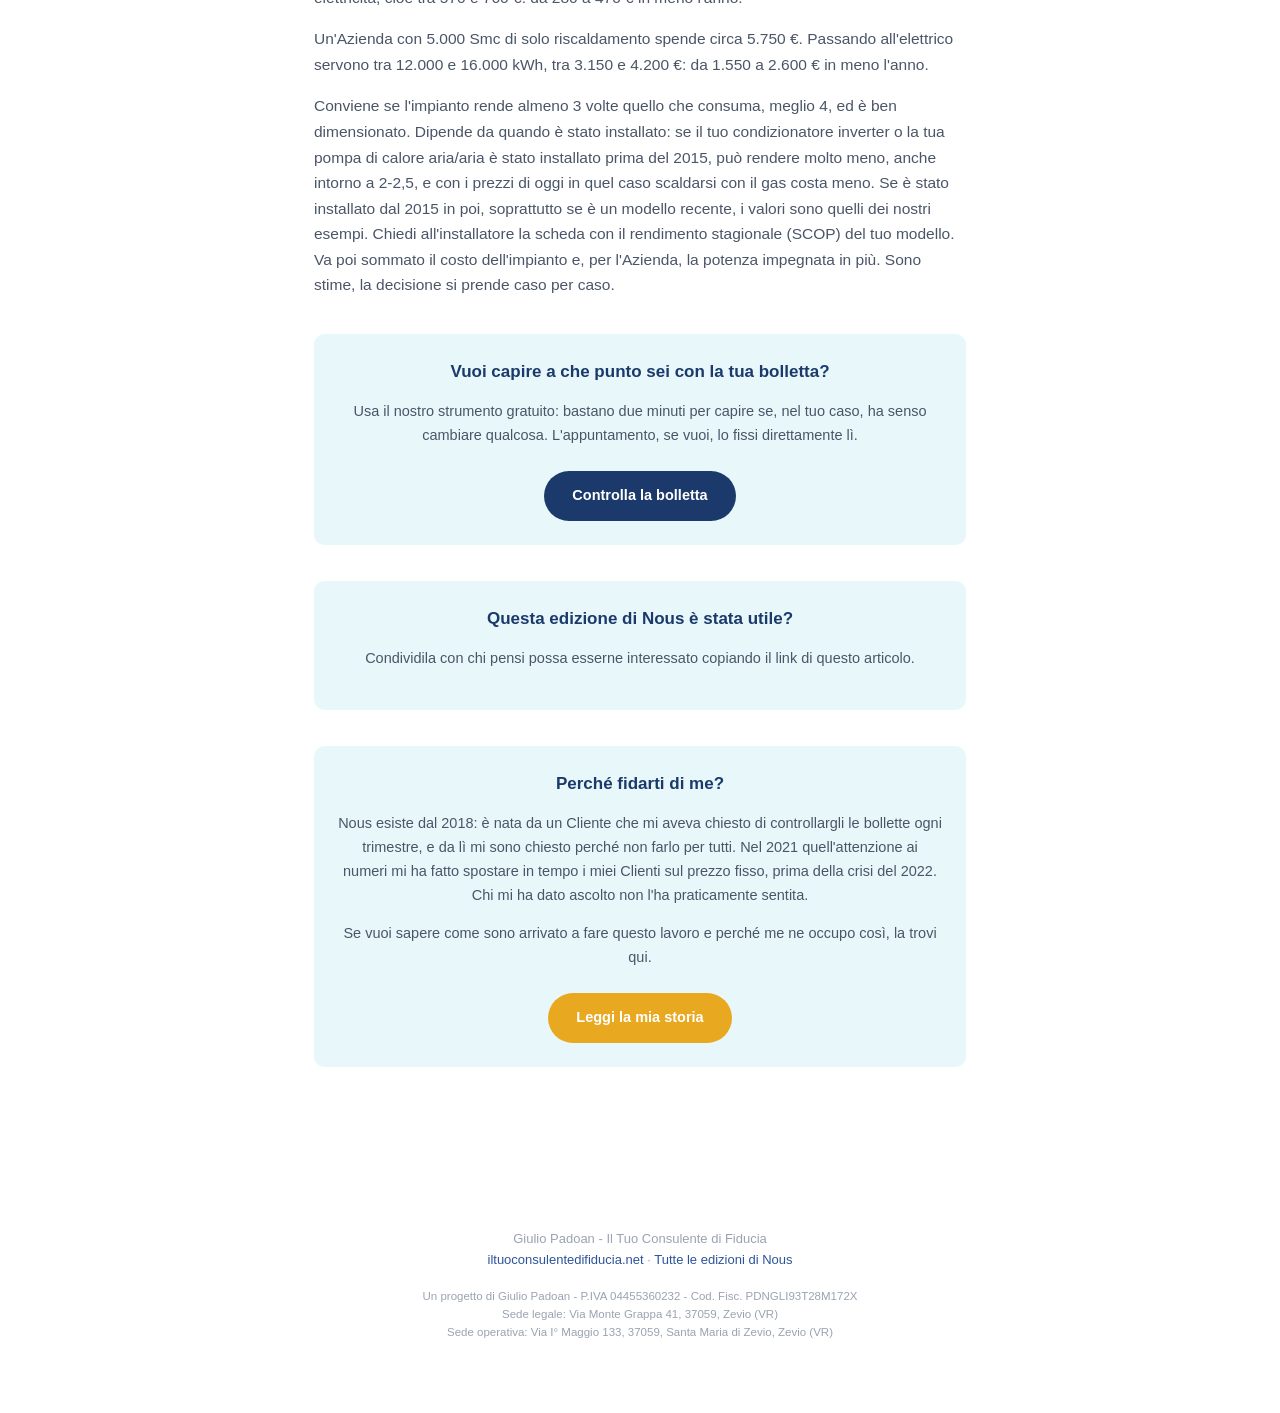
<file: novembre-2026.html>
<!doctype html>
<html lang="it">
<head>
<meta charset="utf-8">
<meta name="viewport" content="width=device-width, initial-scale=1">
<title>Nous — Novembre 2026 | Il Tuo Consulente di Fiducia</title>
<meta name="description" content="Nous, l'informativa mensile di Giulio Padoan - Il Tuo Consulente di Fiducia. Edizione di Novembre 2026: TOPE approvato, fine delle Tutele Graduali e come scaldarsi.">
<meta property="og:title" content="Nous — Novembre 2026: TOPE approvato, STG e come scaldarsi">
<meta property="og:description" content="Prezzi di Ottobre e Novembre, mercato spot, TOPE, fine delle Tutele Graduali e riscaldamento — di Giulio Padoan">
<meta property="og:image" content="https://giuliopadoan.github.io/nous/assets/teaser-novembre-2026.png">
<meta property="og:url" content="https://giuliopadoan.github.io/nous/novembre-2026.html">
<meta name="twitter:card" content="summary_large_image">
<link rel="stylesheet" href="style.css">
</head>
<body>
<div class="wrap">

<header class="site">
  <img class="logo" src="assets/logo.png" alt="Giulio Padoan - Il Tuo Consulente di Fiducia">
  <p class="tag">Nous — l'informativa mensile</p>
</header>

<h1 class="edizione-titolo">Nous, Novembre 2026: TOPE approvato, STG e come scaldarsi</h1>
<p class="data-edizione">Edizione di Novembre 2026</p>

<div class="intro">
  <p style="margin:0">Nous è l'informativa mensile di Giulio Padoan - Il Tuo Consulente di Fiducia: ogni mese ti aggiorno sui prezzi di luce e gas, sul contesto geopolitico che li muove e su cosa significa, in pratica, per la tua bolletta. La leggono già i miei Clienti e se non lo sei ancora, è un buon modo per capire come lavoro prima di deciderlo.</p>
</div>

<div class="sommario">
  <p class="label">In questa edizione</p>
  <ol>
    <li><a href="#prezzi">I prezzi di Ottobre e di Novembre</a></li>
    <li><a href="#hormuz">Gas, Hormuz e stoccaggi: cosa succede fuori dall'Italia</a></li>
    <li><a href="#spot">Come si forma il prezzo del gas: il mercato spot in due parole</a></li>
    <li><a href="#tope">Il TOPE è stato approvato: cosa cambia davvero</a></li>
    <li><a href="#stg">Fine delle Tutele Graduali: cosa devi sapere</a></li>
    <li><a href="#inverno">Scaldarsi quest'inverno: dipende da che impianto hai</a></li>
    <li><a href="#esempi">Gas o elettrico? Due esempi</a></li>
  </ol>
</div>

<article>

<h2 id="prezzi">I prezzi di Ottobre e di Novembre</h2>
<p>A Ottobre il prezzo dell'energia elettrica (il PUN) ha chiuso a 0,231 €/kWh, l'11% in più di Settembre e più del doppio rispetto a un anno fa (+108%): è il valore mensile più alto da Dicembre 2022. Il gas è a 0,945 €/Smc contro 0,354 di un anno fa (+167%), e da Febbraio, quando quotava 0,374, è più che raddoppiato.</p>
<p>Nelle ore serali il PUN ha superato più volte 0,300 €/kWh, una soglia mai vista nel triennio 2023-2025, e a fine Ottobre ha sfiorato 0,390 €/kWh all'ora. A Novembre siamo a 0,277 €/kWh di media (dati al 9) e in un'ora il prezzo ha già superato 0,420 €/kWh, i valori più alti da Dicembre 2022. Il gas, fin qui, è a 1,019 €/Smc.</p>
<p>Per i mesi che verranno, il nostro modello stima PUN e valori del gas partendo dalle quotazioni dei futures del TTF. Dice che l'inverno resta caro, con la luce intorno a 0,24 €/kWh a Gennaio e Febbraio e il gas da circa 1,04 €/Smc a Gennaio, e che dalla primavera 2027 i prezzi scendono, intorno a 0,19 €/kWh per la luce e 0,80 €/Smc per il gas in estate. Sono stime, non quotazioni, e il mercato può smentirle in tutte e due le direzioni. La forma è la stessa che vedono i prezzi a termine, che per i prossimi quattro trimestri quotano la luce circa il 20% e il gas circa il 13% sotto il livello di Ottobre.</p>
<p>Una novità: il gestionale, cioè il programma con cui seguiamo i contratti dei Clienti, controlla i prezzi in modo proattivo. Non devi essere tu a chiederci se il tuo contratto è ancora conveniente. Siamo noi a guardarlo, confrontando il tuo prezzo con quelli di mercato, e a scriverti quando c'è qualcosa da valutare.</p>
<h2 id="hormuz">Gas, Hormuz e stoccaggi: cosa succede fuori dall'Italia</h2>
<p>Le elezioni di midterm negli Stati Uniti hanno tolto ai repubblicani di Trump entrambe le Camere, e ora resta da capire cosa cambia su Iran e Ucraina, i due fronti che pesano di più sui prezzi dell'energia. Sull'Iran, secondo Adnkronos, Teheran dice di voler chiudere lo stallo "né guerra né pace" e gli Stati Uniti propongono un piano a fasi per riaprire lo Stretto di Hormuz, che parte da una revoca parziale del blocco navale. L'Iran non ha ancora risposto e un cessate il fuoco formale non c'è. Le opzioni militari di cui si parla, riportate dal New York Times, sono scenari e non decisioni.</p>
<p>Hormuz resta il nodo. A Ottobre sono transitate 27 metaniere, meno di un terzo del periodo prebellico. QatarEnergy ha dichiarato forza maggiore e da Aprile ha cancellato 38 carichi destinati a Edison, circa 5 miliardi di metri cubi, 2,7 dei quali già sostituiti con altre forniture. Sul mercato internazionale il gas va a chi può pagarlo, e Giappone, Corea del Sud e Taiwan stanno blindando le quote con accordi ventennali.</p>
<p>L'Europa stringe i tempi: dal 1° Gennaio vieta il GNL russo dei contratti di lungo periodo, il gas russo via tubo finirà entro Novembre 2027. Rimpiazzare il gas di Mosca è costato finora 90 miliardi di euro in extracosti energetici.</p>
<p>Sugli stoccaggi l'Italia è messa bene: ha riempito i tredici siti al 90% già il 20 Ottobre e al 10 Novembre è all'88,6%, contro il 72,0% della media europea, il 58,5% della Germania e il 63,1% dell'Olanda (dati GIE).</p>
<h2 id="spot">Come si forma il prezzo del gas: il mercato spot in due parole</h2>
<p>Me lo chiedono in molti. Quando il gas arrivava soprattutto via tubo costava molto meno, ora che importiamo tanto GNL (gas naturale liquefatto, trasportato via nave) costa molto di più. Come mai?</p>
<p>Per capirlo, pensa a come compri il pesce. Puoi metterti d'accordo con un pescatore per un anno, stessa quantità e prezzo stabilito in anticipo. In alternativa puoi andare ogni mattina al mercato del pesce, dove il prezzo si fa lì, in quel momento, tra chi vende e chi compra.</p>
<p>Il gasdotto è il pescatore con il contratto annuale. È un tubo fisso che collega un produttore a un compratore, e per decenni l'Europa ha comprato così, con contratti di lungo periodo: quantità concordate e un prezzo definito da una formula, che cambiava poco. Sapevi più o meno cosa avresti pagato.</p>
<p>Il GNL è il mercato del pesce. Il gas viene raffreddato fino a diventare liquido, caricato su una nave, portato via mare e poi riportato allo stato gassoso in un rigassificatore. Ogni passaggio ha un costo, e questo già pesa sul prezzo. Il punto però è un altro: la nave non è legata a nessuno. Può andare in Europa, in Giappone o in Cina, e va dove il carico vale di più. Questo si chiama mercato spot (spot vuol dire "a vista": si compra per consegna immediata, al prezzo del giorno).</p>
<p>Sul mercato spot il prezzo lo fa chi compra. Se i carichi disponibili sono meno di quelli richiesti, il prezzo sale finché qualcuno rinuncia. In termini semplici, il prezzo del giorno lo fissa l'ultimo carico necessario a coprire la domanda, ed è quello che pagano tutti. Quando le casse di pesce sono poche e i compratori tanti, anche un piccolo squilibrio fa salire molto i prezzi, perché il gas non si sostituisce da un giorno all'altro e gli stoccaggi vanno riempiti prima dell'inverno.</p>
<p>Dopo il 2022 l'Europa ha sostituito buona parte del gas russo con GNL. Ha guadagnato la possibilità di scegliere da chi comprare, ha perso la stabilità dei contratti di lungo periodo e oggi compra nello stesso mercato dove comprano Asia e altri. Quest'anno, con Hormuz che limita le forniture dal Qatar e i Paesi asiatici che blindano i carichi con accordi ventennali, ne restano meno per tutti gli altri e il prezzo sale.</p>
<p>La luce segue. In gran parte delle ore è l'ultima centrale a gas chiamata a produrre a fissare il prezzo dell'elettricità, come ti avevo mostrato a Ottobre con il grafico del merit order.</p>
<h2 id="tope">Il TOPE è stato approvato: cosa cambia davvero</h2>
<p>A Ottobre ti avevo spiegato il TOPE Italico, il tetto al prezzo del gas che le centrali usano per produrre elettricità. Il 9 Novembre il Consiglio dei ministri lo ha approvato. Funziona così: quando il prezzo del gas (TTF) del giorno prima supera la soglia di 0,63 €/Smc, la differenza viene rimborsata alle centrali. Parte dal 1° Gennaio 2027 e dura al massimo 18 mesi, 12 di applicazione piena e 6 di uscita graduale. Non pesa sulle casse dello Stato: lo finanzia un corrispettivo ARERA sui punti di prelievo dell'elettricità, cioè in ultima analisi i consumatori.</p>
<p>Quanto vale? Il governo stima un calo medio del PUN di circa 0,015 €/kWh, su un PUN che oggi supera 0,200: meno dell'8%. Il beneficio è diretto per chi ha il variabile indicizzato al PUN. Chi ha un fisso firmato prima non ne vede un effetto diretto, e un fisso firmato dopo l'avvio, per essere competitivo, dovrebbe già incorporare il calo atteso (è l'impostazione della consultazione ARERA di Giugno). Da Bruxelles è arrivato anche un paletto: la compensazione non coprirà i costi dei permessi di CO2 (ETS).</p>
<p>Il mio punto di vista non cambia: è una toppa. Un calo di 0,015 €/kWh su prezzi che in un anno sono più che raddoppiati non cambia il quadro, e solo chi ha il variabile lo sente subito.</p>
<p>Il secondo strumento del decreto è un servizio di liquidità di ARERA, pensato per ridurre il divario tra il prezzo del gas italiano (PSV) e quello europeo (TTF): circa 0,02 €/Smc nei primi otto mesi dell'anno, salito a circa 0,04 a Ottobre. Lo finanziano fino a 200 milioni di euro ricavati dalla vendita del gas di stoccaggio acquistato nel 2022, non i consumatori. La Ragioneria dello Stato ha però sollevato un rilievo contabile, ed è uno dei motivi per cui il decreto ha subito diversi rinvii prima del comunicato di questi giorni.</p>
<h2 id="stg">Fine delle Tutele Graduali: cosa devi sapere</h2>
<p>Il Servizio a Tutele Graduali (STG) finisce il 31 Marzo 2027. A fine 2025 ci stavano ancora il 9,7% delle famiglie, circa 648.600 microimprese e 53.700 piccole imprese. Dal 1° Aprile 2027 chi non avrà scelto un altro contratto passerà in automatico all'offerta più economica del proprio fornitore, calcolata sui parametri del Portale Offerte. Per i fornitori coinvolti le regole sono precise: contratti di almeno 12 mesi, nessuna penale di recesso, nessun servizio extra a pagamento obbligatorio. Le condizioni vanno comunicate ai clienti entro Dicembre 2026.</p>
<p>Il Ministero (MASE) valuta di prorogare l'STG fino al 31 Dicembre 2027, nove mesi in più, per lasciare più tempo di scegliere. Per ora la data resta il 1° Aprile.</p>
<p>Se sei ancora nell'STG, il passaggio automatico è una scelta fatta dal fornitore, non da te. Meglio sceglierti il contratto prima, e se non sai da dove partire ne parliamo insieme.</p>
<h2 id="inverno">Scaldarsi quest'inverno: dipende da che impianto hai</h2>
<p>A Settembre ti ho dato le regole generali. Il passo in più è che non esiste un consiglio unico, dipende da che impianto hai.</p>
<ul>
  <li>Casa con caldaia e radiatori, vuota per molte ore: programma fasce di comfort e riduci la temperatura durante le assenze, anticipando il recupero.</li>
  <li>Casa usata quasi tutto il giorno: temperatura moderata e stabile, al massimo una riduzione di notte.</li>
  <li>Pavimento radiante: funzionamento prolungato e stabile, senza forti riduzioni, perché il massetto accumula calore e risponde lentamente.</li>
  <li>Pompa di calore: funzionamento regolare. I recuperi intensi peggiorano l'efficienza, solo le assenze lunghe giustificano riduzioni maggiori.</li>
  <li>Ufficio aperto di giorno: comfort durante l'orario, riduzione fuori orario e preriscaldamento programmato.</li>
</ul>
<p>Sono orientamenti, non regole. A basso costo si può aggiungere: valvole termostatiche con temperature diverse per stanza, tapparelle e tende chiuse appena tramonta il sole, paraspifferi e guarnizioni su porte e finestre, fogli riflettenti dietro i radiatori sulle pareti esterne, porte chiuse nelle stanze che non usi, caldaia sempre in manutenzione e, per un impianto vecchio, una caldaia a condensazione.</p>
<h2 id="esempi">Gas o elettrico? Due esempi</h2>
<p>Per avere 100 kWh di calore servono circa 111 kWh di gas con una caldaia, 100 kWh di elettricità con una stufetta, circa 33 kWh con una pompa di calore che rende 3 e 25 kWh se rende 4. Quanto costa nei fatti? Due esempi, con i prezzi che il nostro modello stima per l'inverno, partendo dalle quotazioni dei futures del TTF: circa 0,26 €/kWh per la luce e 1,15 €/Smc per il gas, solo energia, senza rete, oneri e imposte.</p>
<p>Una casa che consuma 900 Smc di gas per scaldarsi spende circa 1.035 € di energia. Con un condizionatore inverter o una pompa di calore aria/aria servono tra 2.200 e 2.900 kWh di elettricità, cioè tra 570 e 760 €: da 280 a 470 € in meno l'anno.</p>
<p>Un'Azienda con 5.000 Smc di solo riscaldamento spende circa 5.750 €. Passando all'elettrico servono tra 12.000 e 16.000 kWh, tra 3.150 e 4.200 €: da 1.550 a 2.600 € in meno l'anno.</p>
<p>Conviene se l'impianto rende almeno 3 volte quello che consuma, meglio 4, ed è ben dimensionato. Dipende da quando è stato installato: se il tuo condizionatore inverter o la tua pompa di calore aria/aria è stato installato prima del 2015, può rendere molto meno, anche intorno a 2-2,5, e con i prezzi di oggi in quel caso scaldarsi con il gas costa meno. Se è stato installato dal 2015 in poi, soprattutto se è un modello recente, i valori sono quelli dei nostri esempi. Chiedi all'installatore la scheda con il rendimento stagionale (SCOP) del tuo modello. Va poi sommato il costo dell'impianto e, per l'Azienda, la potenza impegnata in più. Sono stime, la decisione si prende caso per caso.</p>

</article>

<div class="cta">
  <h3>Vuoi capire a che punto sei con la tua bolletta?</h3>
  <p>Usa il nostro strumento gratuito: bastano due minuti per capire se, nel tuo caso, ha senso cambiare qualcosa. L'appuntamento, se vuoi, lo fissi direttamente lì.</p>
  <a class="btn" href="https://www.iltuoconsulentedifiducia.net/controlla-la-bolletta">Controlla la bolletta</a>
</div>

<div class="cta">
  <h3>Questa edizione di Nous è stata utile?</h3>
  <p>Condividila con chi pensi possa esserne interessato copiando il link di questo articolo.</p>
</div>

<div class="cta checkup">
  <h3>Perché fidarti di me?</h3>
  <p>Nous esiste dal 2018: è nata da un Cliente che mi aveva chiesto di controllargli le bollette ogni trimestre, e da lì mi sono chiesto perché non farlo per tutti. Nel 2021 quell'attenzione ai numeri mi ha fatto spostare in tempo i miei Clienti sul prezzo fisso, prima della crisi del 2022. Chi mi ha dato ascolto non l'ha praticamente sentita.</p>
  <p>Se vuoi sapere come sono arrivato a fare questo lavoro e perché me ne occupo così, la trovi qui.</p>
  <a class="btn gold" href="https://www.iltuoconsulentedifiducia.net/la-nostra-agenzia">Leggi la mia storia</a>
</div>

</div>

<footer class="site">
  <p>Giulio Padoan - Il Tuo Consulente di Fiducia<br>
  <a href="https://www.iltuoconsulentedifiducia.net">iltuoconsulentedifiducia.net</a> · <a href="index.html">Tutte le edizioni di Nous</a></p>
  <p class="legale">Un progetto di Giulio Padoan - P.IVA 04455360232 - Cod. Fisc. PDNGLI93T28M172X<br>
  Sede legale: Via Monte Grappa 41, 37059, Zevio (VR)<br>
  Sede operativa: Via I° Maggio 133, 37059, Santa Maria di Zevio, Zevio (VR)</p>
</footer>

</body>
</html>
</file>
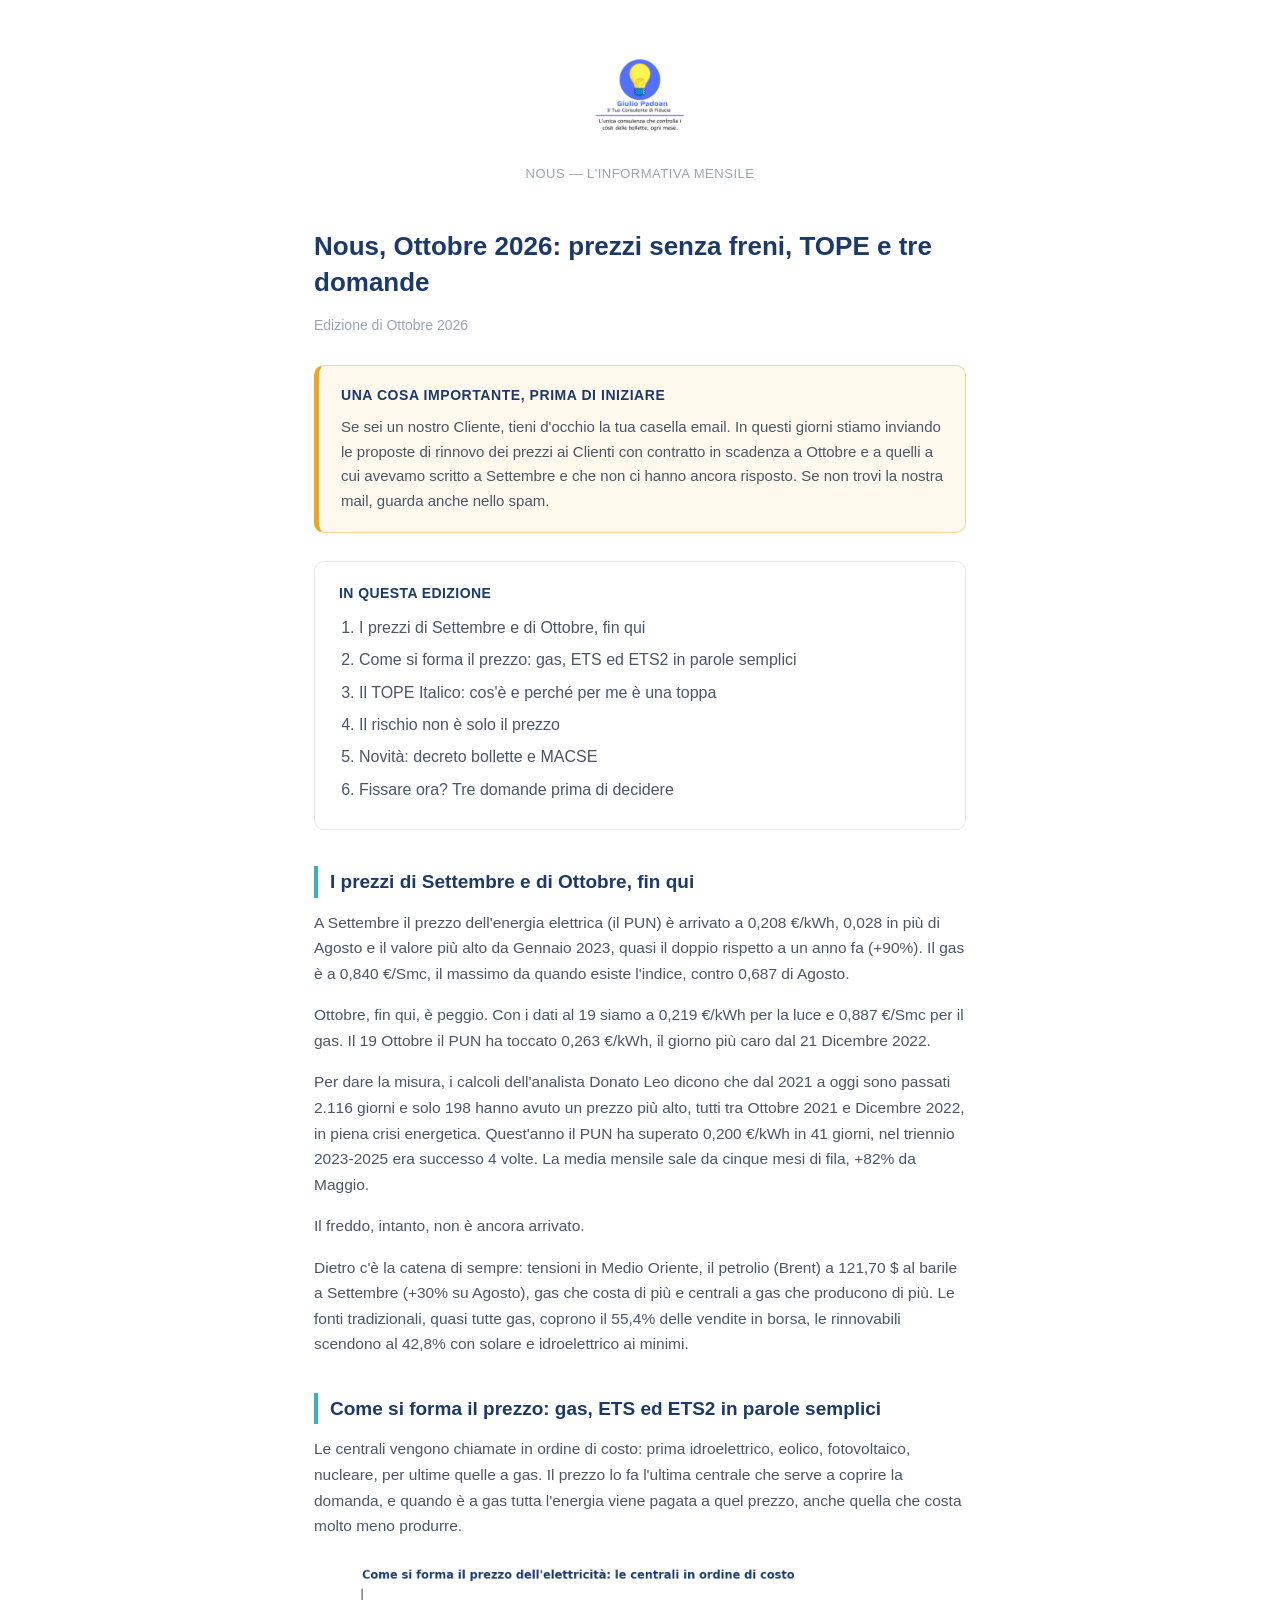
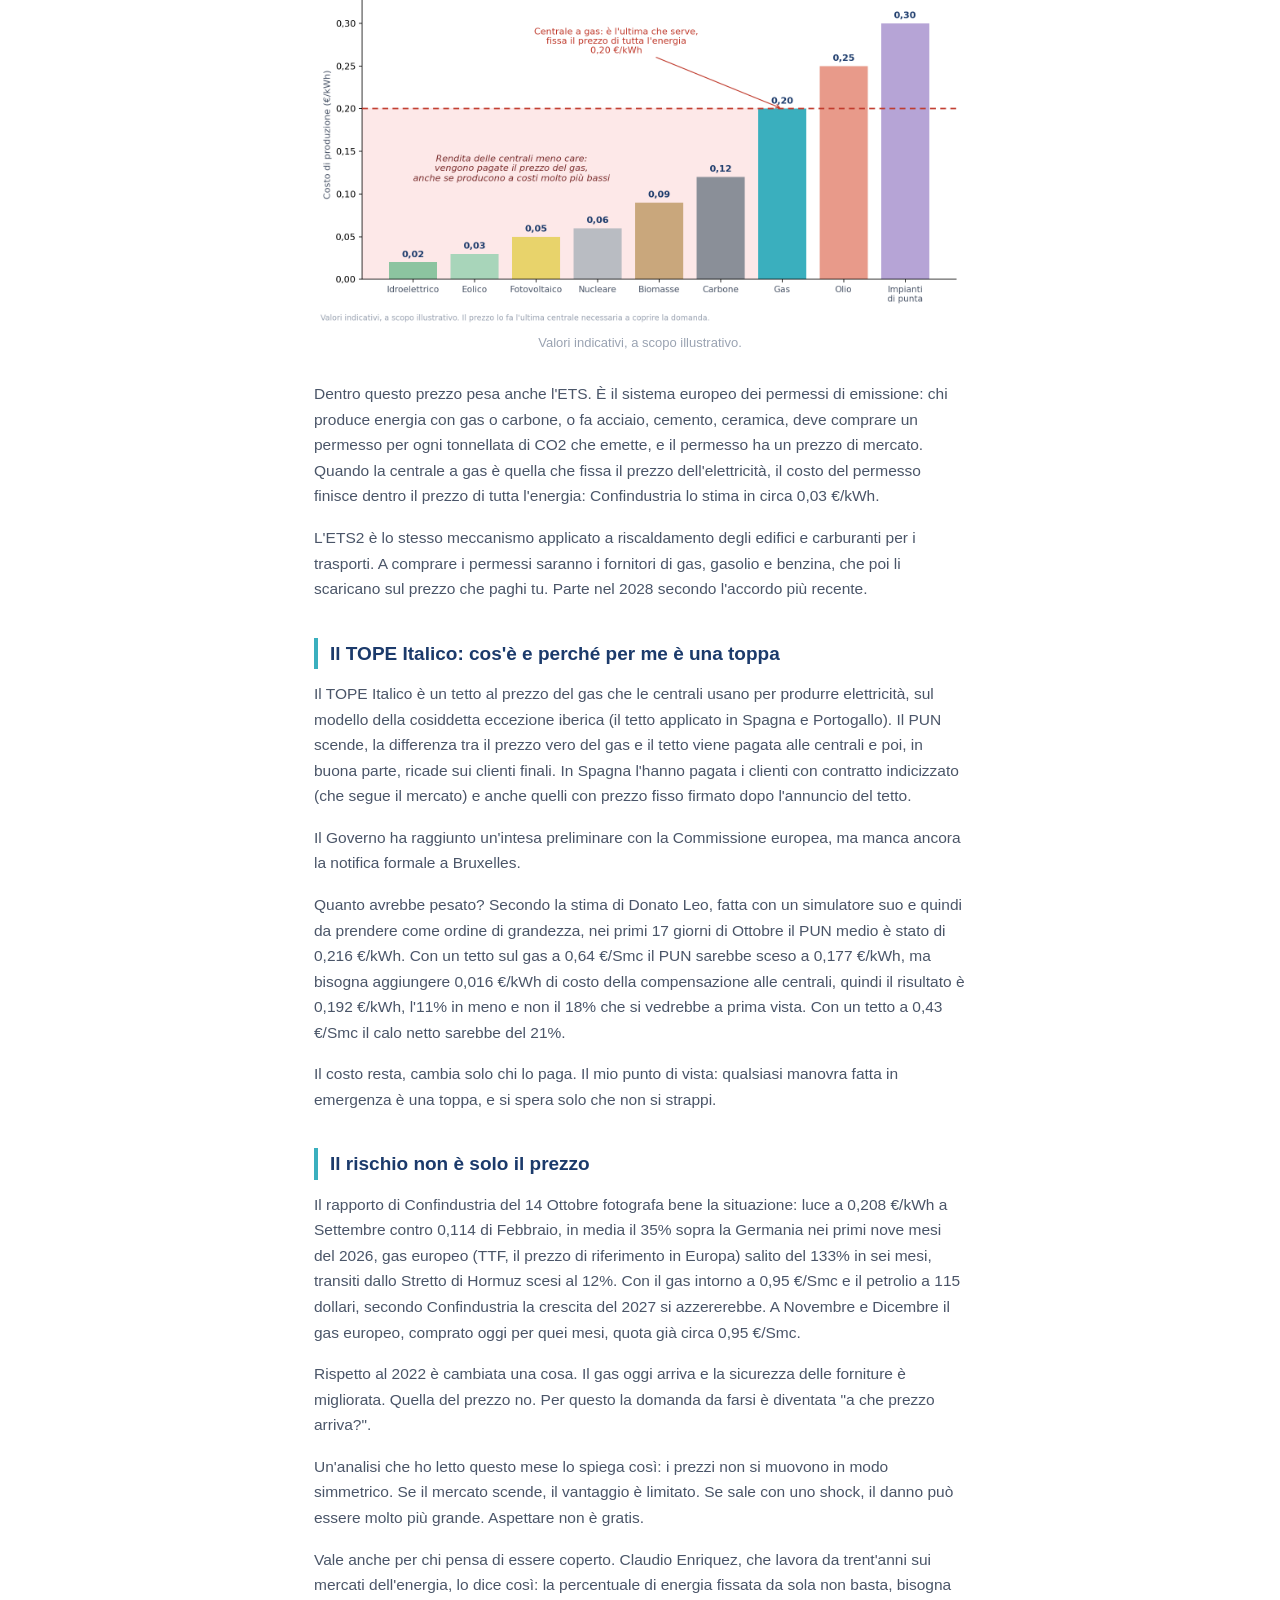
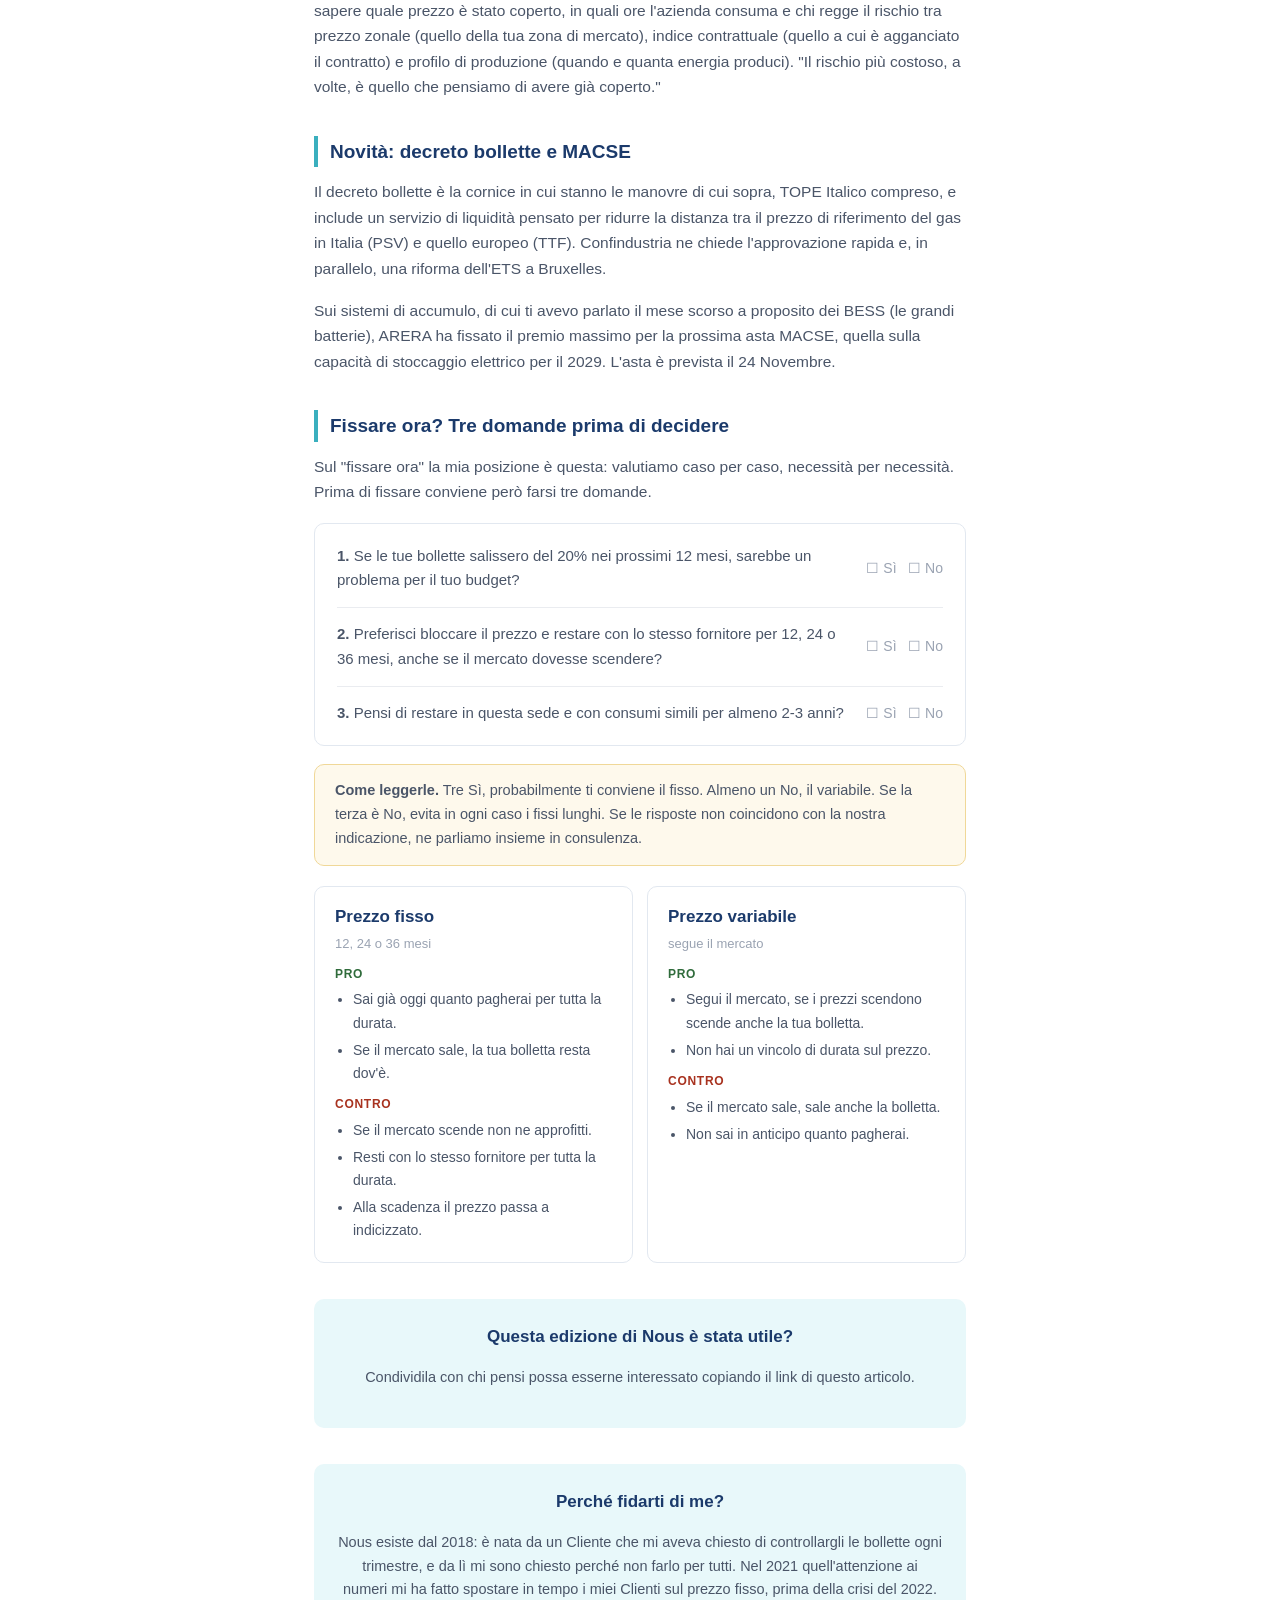
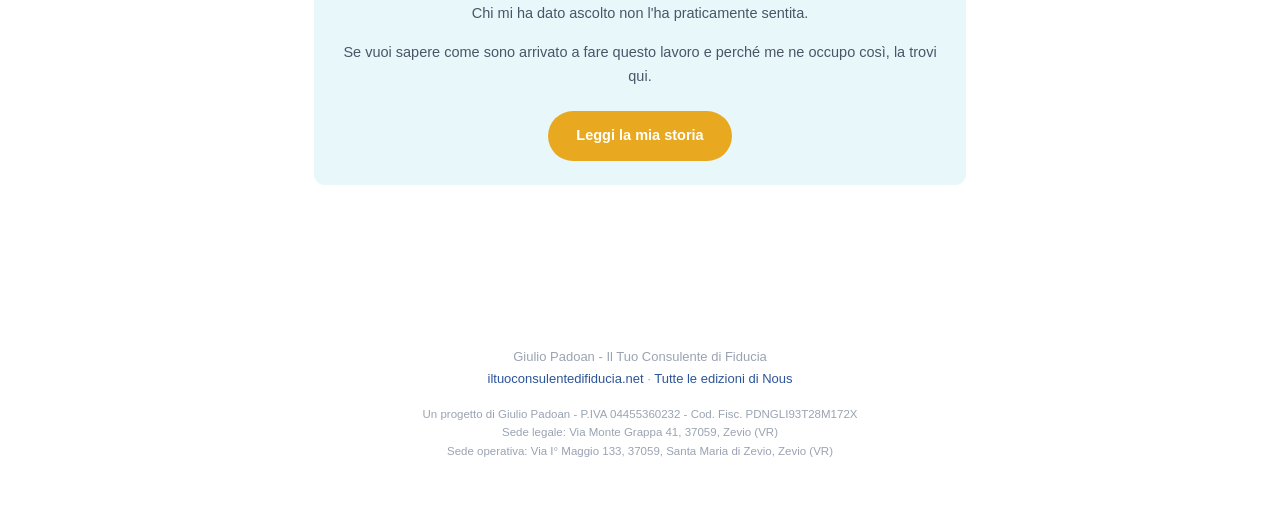
<file: ottobre-2026-clienti.html>
<!doctype html>
<html lang="it">
<head>
<meta charset="utf-8">
<meta name="robots" content="noindex, nofollow">
<meta name="viewport" content="width=device-width, initial-scale=1">
<title>Nous — Ottobre 2026 | Il Tuo Consulente di Fiducia</title>
<meta name="description" content="Nous, l'informativa mensile di Giulio Padoan - Il Tuo Consulente di Fiducia. Edizione di Ottobre 2026: prezzi senza freni, il TOPE Italico e tre domande prima di fissare.">
<meta property="og:title" content="Nous — Ottobre 2026: prezzi senza freni, TOPE e tre domande">
<meta property="og:description" content="Prezzi di Settembre e Ottobre, come si forma il prezzo, il TOPE Italico e come decidere se fissare — di Giulio Padoan">
<meta property="og:image" content="https://giuliopadoan.github.io/nous/assets/teaser-ottobre-2026.png">
<meta property="og:url" content="https://giuliopadoan.github.io/nous/ottobre-2026-clienti.html">
<meta name="twitter:card" content="summary_large_image">
<link rel="stylesheet" href="style.css">
</head>
<body>
<div class="wrap">

<header class="site">
  <img class="logo" src="assets/logo.png" alt="Giulio Padoan - Il Tuo Consulente di Fiducia">
  <p class="tag">Nous — l'informativa mensile</p>
</header>

<h1 class="edizione-titolo">Nous, Ottobre 2026: prezzi senza freni, TOPE e tre domande</h1>
<p class="data-edizione">Edizione di Ottobre 2026</p>

<div class="avviso">
  <h2>Una cosa importante, prima di iniziare</h2>
  <p>Se sei un nostro Cliente, tieni d'occhio la tua casella email. In questi giorni stiamo inviando le proposte di rinnovo dei prezzi ai Clienti con contratto in scadenza a Ottobre e a quelli a cui avevamo scritto a Settembre e che non ci hanno ancora risposto. Se non trovi la nostra mail, guarda anche nello spam.</p>
</div>

<div class="sommario">
  <p class="label">In questa edizione</p>
  <ol>
    <li><a href="#prezzi">I prezzi di Settembre e di Ottobre, fin qui</a></li>
    <li><a href="#formazione">Come si forma il prezzo: gas, ETS ed ETS2 in parole semplici</a></li>
    <li><a href="#tope">Il TOPE Italico: cos'è e perché per me è una toppa</a></li>
    <li><a href="#rischio">Il rischio non è solo il prezzo</a></li>
    <li><a href="#novita">Novità: decreto bollette e MACSE</a></li>
    <li><a href="#fissare">Fissare ora? Tre domande prima di decidere</a></li>
  </ol>
</div>

<article>

<h2 id="prezzi">I prezzi di Settembre e di Ottobre, fin qui</h2>
<p>A Settembre il prezzo dell'energia elettrica (il PUN) è arrivato a 0,208 €/kWh, 0,028 in più di Agosto e il valore più alto da Gennaio 2023, quasi il doppio rispetto a un anno fa (+90%). Il gas è a 0,840 €/Smc, il massimo da quando esiste l'indice, contro 0,687 di Agosto.</p>
<p>Ottobre, fin qui, è peggio. Con i dati al 19 siamo a 0,219 €/kWh per la luce e 0,887 €/Smc per il gas. Il 19 Ottobre il PUN ha toccato 0,263 €/kWh, il giorno più caro dal 21 Dicembre 2022.</p>
<p>Per dare la misura, i calcoli dell'analista Donato Leo dicono che dal 2021 a oggi sono passati 2.116 giorni e solo 198 hanno avuto un prezzo più alto, tutti tra Ottobre 2021 e Dicembre 2022, in piena crisi energetica. Quest'anno il PUN ha superato 0,200 €/kWh in 41 giorni, nel triennio 2023-2025 era successo 4 volte. La media mensile sale da cinque mesi di fila, +82% da Maggio.</p>
<p>Il freddo, intanto, non è ancora arrivato.</p>
<p>Dietro c'è la catena di sempre: tensioni in Medio Oriente, il petrolio (Brent) a 121,70 $ al barile a Settembre (+30% su Agosto), gas che costa di più e centrali a gas che producono di più. Le fonti tradizionali, quasi tutte gas, coprono il 55,4% delle vendite in borsa, le rinnovabili scendono al 42,8% con solare e idroelettrico ai minimi.</p>

<h2 id="formazione">Come si forma il prezzo: gas, ETS ed ETS2 in parole semplici</h2>
<p>Le centrali vengono chiamate in ordine di costo: prima idroelettrico, eolico, fotovoltaico, nucleare, per ultime quelle a gas. Il prezzo lo fa l'ultima centrale che serve a coprire la domanda, e quando è a gas tutta l'energia viene pagata a quel prezzo, anche quella che costa molto meno produrre.</p>

<figure>
  <img src="assets/merit-order.png" alt="Grafico a barre delle centrali elettriche in ordine di costo di produzione, dall'idroelettrico agli impianti di punta, con il gas che fissa il prezzo a 0,20 euro al kWh">
  <figcaption>Valori indicativi, a scopo illustrativo.</figcaption>
</figure>

<p>Dentro questo prezzo pesa anche l'ETS. È il sistema europeo dei permessi di emissione: chi produce energia con gas o carbone, o fa acciaio, cemento, ceramica, deve comprare un permesso per ogni tonnellata di CO2 che emette, e il permesso ha un prezzo di mercato. Quando la centrale a gas è quella che fissa il prezzo dell'elettricità, il costo del permesso finisce dentro il prezzo di tutta l'energia: Confindustria lo stima in circa 0,03 €/kWh.</p>
<p>L'ETS2 è lo stesso meccanismo applicato a riscaldamento degli edifici e carburanti per i trasporti. A comprare i permessi saranno i fornitori di gas, gasolio e benzina, che poi li scaricano sul prezzo che paghi tu. Parte nel 2028 secondo l'accordo più recente.</p>

<h2 id="tope">Il TOPE Italico: cos'è e perché per me è una toppa</h2>
<p>Il TOPE Italico è un tetto al prezzo del gas che le centrali usano per produrre elettricità, sul modello della cosiddetta eccezione iberica (il tetto applicato in Spagna e Portogallo). Il PUN scende, la differenza tra il prezzo vero del gas e il tetto viene pagata alle centrali e poi, in buona parte, ricade sui clienti finali. In Spagna l'hanno pagata i clienti con contratto indicizzato (che segue il mercato) e anche quelli con prezzo fisso firmato dopo l'annuncio del tetto.</p>
<p>Il Governo ha raggiunto un'intesa preliminare con la Commissione europea, ma manca ancora la notifica formale a Bruxelles.</p>
<p>Quanto avrebbe pesato? Secondo la stima di Donato Leo, fatta con un simulatore suo e quindi da prendere come ordine di grandezza, nei primi 17 giorni di Ottobre il PUN medio è stato di 0,216 €/kWh. Con un tetto sul gas a 0,64 €/Smc il PUN sarebbe sceso a 0,177 €/kWh, ma bisogna aggiungere 0,016 €/kWh di costo della compensazione alle centrali, quindi il risultato è 0,192 €/kWh, l'11% in meno e non il 18% che si vedrebbe a prima vista. Con un tetto a 0,43 €/Smc il calo netto sarebbe del 21%.</p>
<p>Il costo resta, cambia solo chi lo paga. Il mio punto di vista: qualsiasi manovra fatta in emergenza è una toppa, e si spera solo che non si strappi.</p>

<h2 id="rischio">Il rischio non è solo il prezzo</h2>
<p>Il rapporto di Confindustria del 14 Ottobre fotografa bene la situazione: luce a 0,208 €/kWh a Settembre contro 0,114 di Febbraio, in media il 35% sopra la Germania nei primi nove mesi del 2026, gas europeo (TTF, il prezzo di riferimento in Europa) salito del 133% in sei mesi, transiti dallo Stretto di Hormuz scesi al 12%. Con il gas intorno a 0,95 €/Smc e il petrolio a 115 dollari, secondo Confindustria la crescita del 2027 si azzererebbe. A Novembre e Dicembre il gas europeo, comprato oggi per quei mesi, quota già circa 0,95 €/Smc.</p>
<p>Rispetto al 2022 è cambiata una cosa. Il gas oggi arriva e la sicurezza delle forniture è migliorata. Quella del prezzo no. Per questo la domanda da farsi è diventata "a che prezzo arriva?".</p>
<p>Un'analisi che ho letto questo mese lo spiega così: i prezzi non si muovono in modo simmetrico. Se il mercato scende, il vantaggio è limitato. Se sale con uno shock, il danno può essere molto più grande. Aspettare non è gratis.</p>
<p>Vale anche per chi pensa di essere coperto. Claudio Enriquez, che lavora da trent'anni sui mercati dell'energia, lo dice così: la percentuale di energia fissata da sola non basta, bisogna sapere quale prezzo è stato coperto, in quali ore l'azienda consuma e chi regge il rischio tra prezzo zonale (quello della tua zona di mercato), indice contrattuale (quello a cui è agganciato il contratto) e profilo di produzione (quando e quanta energia produci). "Il rischio più costoso, a volte, è quello che pensiamo di avere già coperto."</p>

<h2 id="novita">Novità: decreto bollette e MACSE</h2>
<p>Il decreto bollette è la cornice in cui stanno le manovre di cui sopra, TOPE Italico compreso, e include un servizio di liquidità pensato per ridurre la distanza tra il prezzo di riferimento del gas in Italia (PSV) e quello europeo (TTF). Confindustria ne chiede l'approvazione rapida e, in parallelo, una riforma dell'ETS a Bruxelles.</p>
<p>Sui sistemi di accumulo, di cui ti avevo parlato il mese scorso a proposito dei BESS (le grandi batterie), ARERA ha fissato il premio massimo per la prossima asta MACSE, quella sulla capacità di stoccaggio elettrico per il 2029. L'asta è prevista il 24 Novembre.</p>

<h2 id="fissare">Fissare ora? Tre domande prima di decidere</h2>
<p>Sul "fissare ora" la mia posizione è questa: valutiamo caso per caso, necessità per necessità. Prima di fissare conviene però farsi tre domande.</p>

<div class="domande">
  <div class="riga"><span><strong>1.</strong> Se le tue bollette salissero del 20% nei prossimi 12 mesi, sarebbe un problema per il tuo budget?</span><span class="scelta">☐ Sì &nbsp; ☐ No</span></div>
  <div class="riga"><span><strong>2.</strong> Preferisci bloccare il prezzo e restare con lo stesso fornitore per 12, 24 o 36 mesi, anche se il mercato dovesse scendere?</span><span class="scelta">☐ Sì &nbsp; ☐ No</span></div>
  <div class="riga"><span><strong>3.</strong> Pensi di restare in questa sede e con consumi simili per almeno 2-3 anni?</span><span class="scelta">☐ Sì &nbsp; ☐ No</span></div>
</div>

<div class="come-leggerle">
  <strong>Come leggerle.</strong> Tre Sì, probabilmente ti conviene il fisso. Almeno un No, il variabile. Se la terza è No, evita in ogni caso i fissi lunghi. Se le risposte non coincidono con la nostra indicazione, ne parliamo insieme in consulenza.
</div>

<div class="scheda">
  <div class="box">
    <h3>Prezzo fisso</h3>
    <p class="sotto">12, 24 o 36 mesi</p>
    <p class="tit pro">PRO</p>
    <ul>
      <li>Sai già oggi quanto pagherai per tutta la durata.</li>
      <li>Se il mercato sale, la tua bolletta resta dov'è.</li>
    </ul>
    <p class="tit contro">CONTRO</p>
    <ul>
      <li>Se il mercato scende non ne approfitti.</li>
      <li>Resti con lo stesso fornitore per tutta la durata.</li>
      <li>Alla scadenza il prezzo passa a indicizzato.</li>
    </ul>
  </div>
  <div class="box">
    <h3>Prezzo variabile</h3>
    <p class="sotto">segue il mercato</p>
    <p class="tit pro">PRO</p>
    <ul>
      <li>Segui il mercato, se i prezzi scendono scende anche la tua bolletta.</li>
      <li>Non hai un vincolo di durata sul prezzo.</li>
    </ul>
    <p class="tit contro">CONTRO</p>
    <ul>
      <li>Se il mercato sale, sale anche la bolletta.</li>
      <li>Non sai in anticipo quanto pagherai.</li>
    </ul>
  </div>
</div>

</article>

<div class="cta">
  <h3>Questa edizione di Nous è stata utile?</h3>
  <p>Condividila con chi pensi possa esserne interessato copiando il link di questo articolo.</p>
</div>

<div class="cta checkup">
  <h3>Perché fidarti di me?</h3>
  <p>Nous esiste dal 2018: è nata da un Cliente che mi aveva chiesto di controllargli le bollette ogni trimestre, e da lì mi sono chiesto perché non farlo per tutti. Nel 2021 quell'attenzione ai numeri mi ha fatto spostare in tempo i miei Clienti sul prezzo fisso, prima della crisi del 2022. Chi mi ha dato ascolto non l'ha praticamente sentita.</p>
  <p>Se vuoi sapere come sono arrivato a fare questo lavoro e perché me ne occupo così, la trovi qui.</p>
  <a class="btn gold" href="https://www.iltuoconsulentedifiducia.net/la-nostra-agenzia">Leggi la mia storia</a>
</div>

</div>

<footer class="site">
  <p>Giulio Padoan - Il Tuo Consulente di Fiducia<br>
  <a href="https://www.iltuoconsulentedifiducia.net">iltuoconsulentedifiducia.net</a> · <a href="index.html">Tutte le edizioni di Nous</a></p>
  <p class="legale">Un progetto di Giulio Padoan - P.IVA 04455360232 - Cod. Fisc. PDNGLI93T28M172X<br>
  Sede legale: Via Monte Grappa 41, 37059, Zevio (VR)<br>
  Sede operativa: Via I° Maggio 133, 37059, Santa Maria di Zevio, Zevio (VR)</p>
</footer>

</body>
</html>
</file>
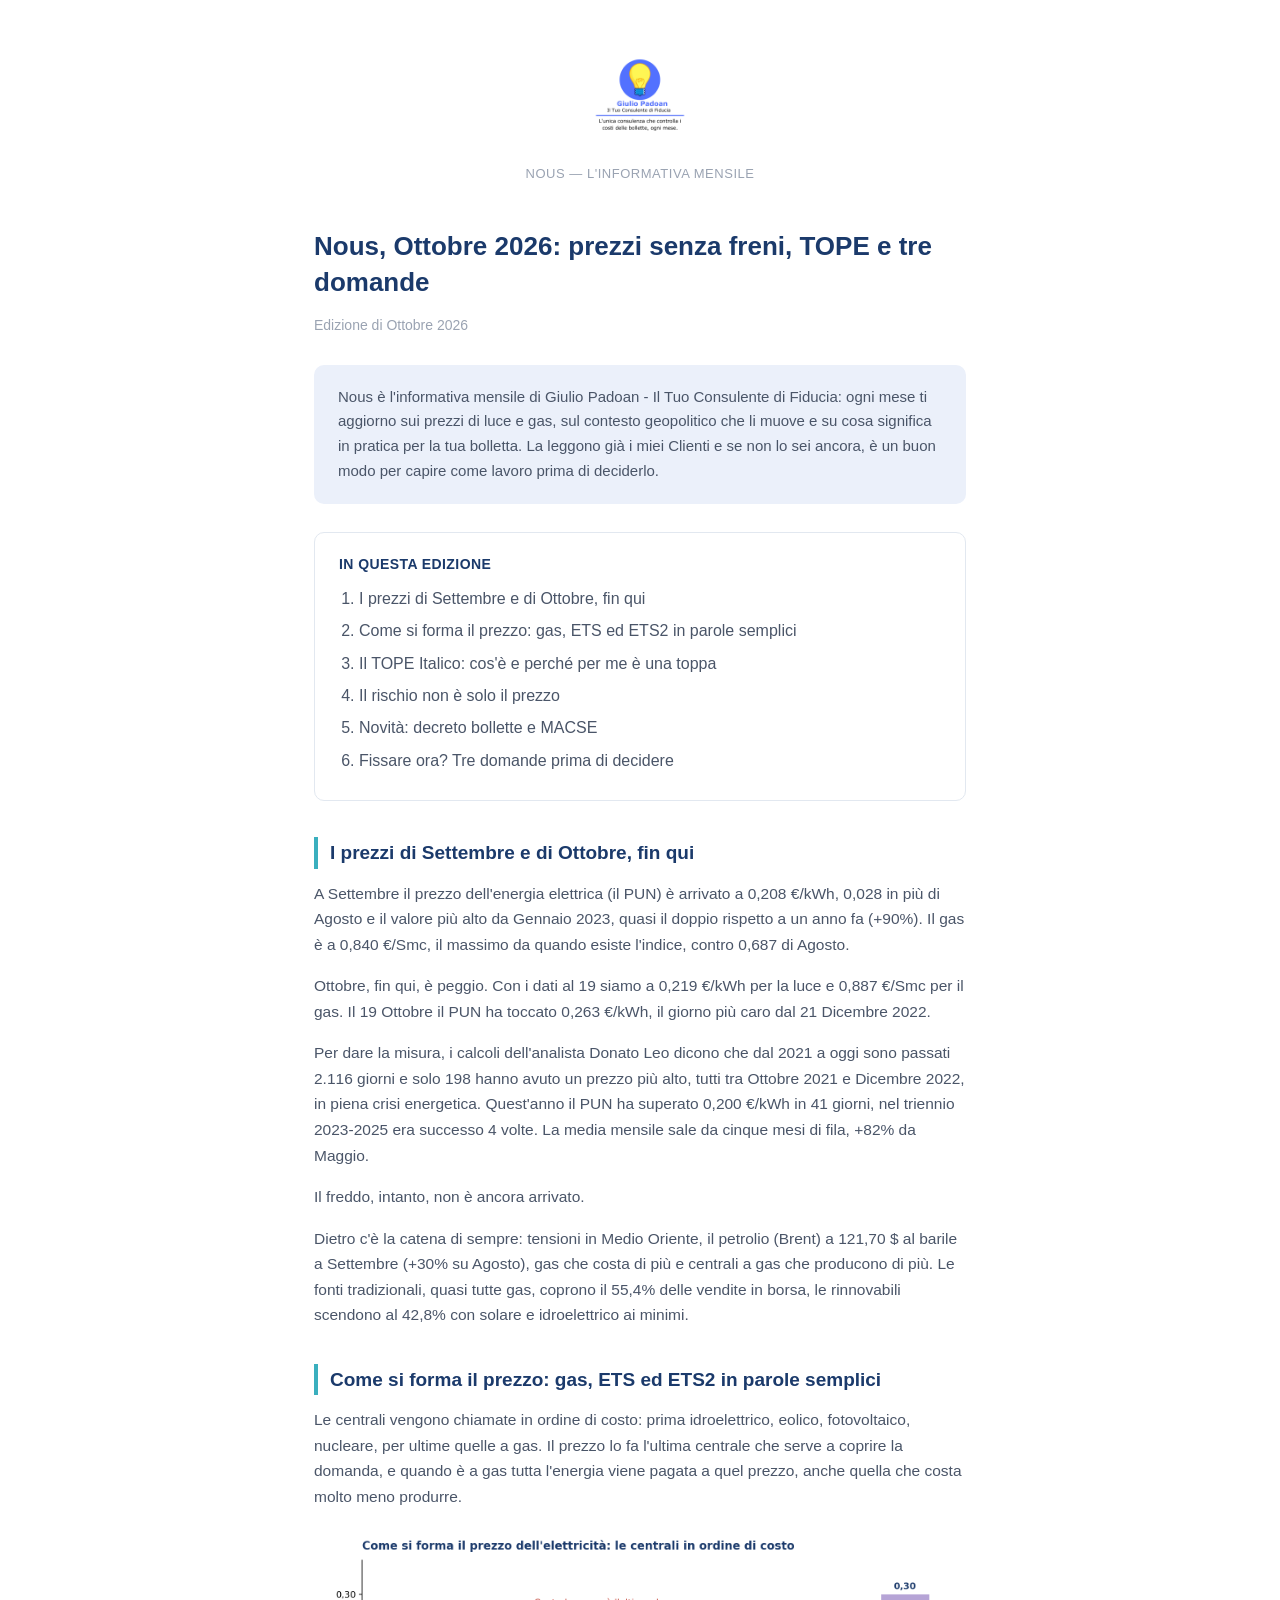
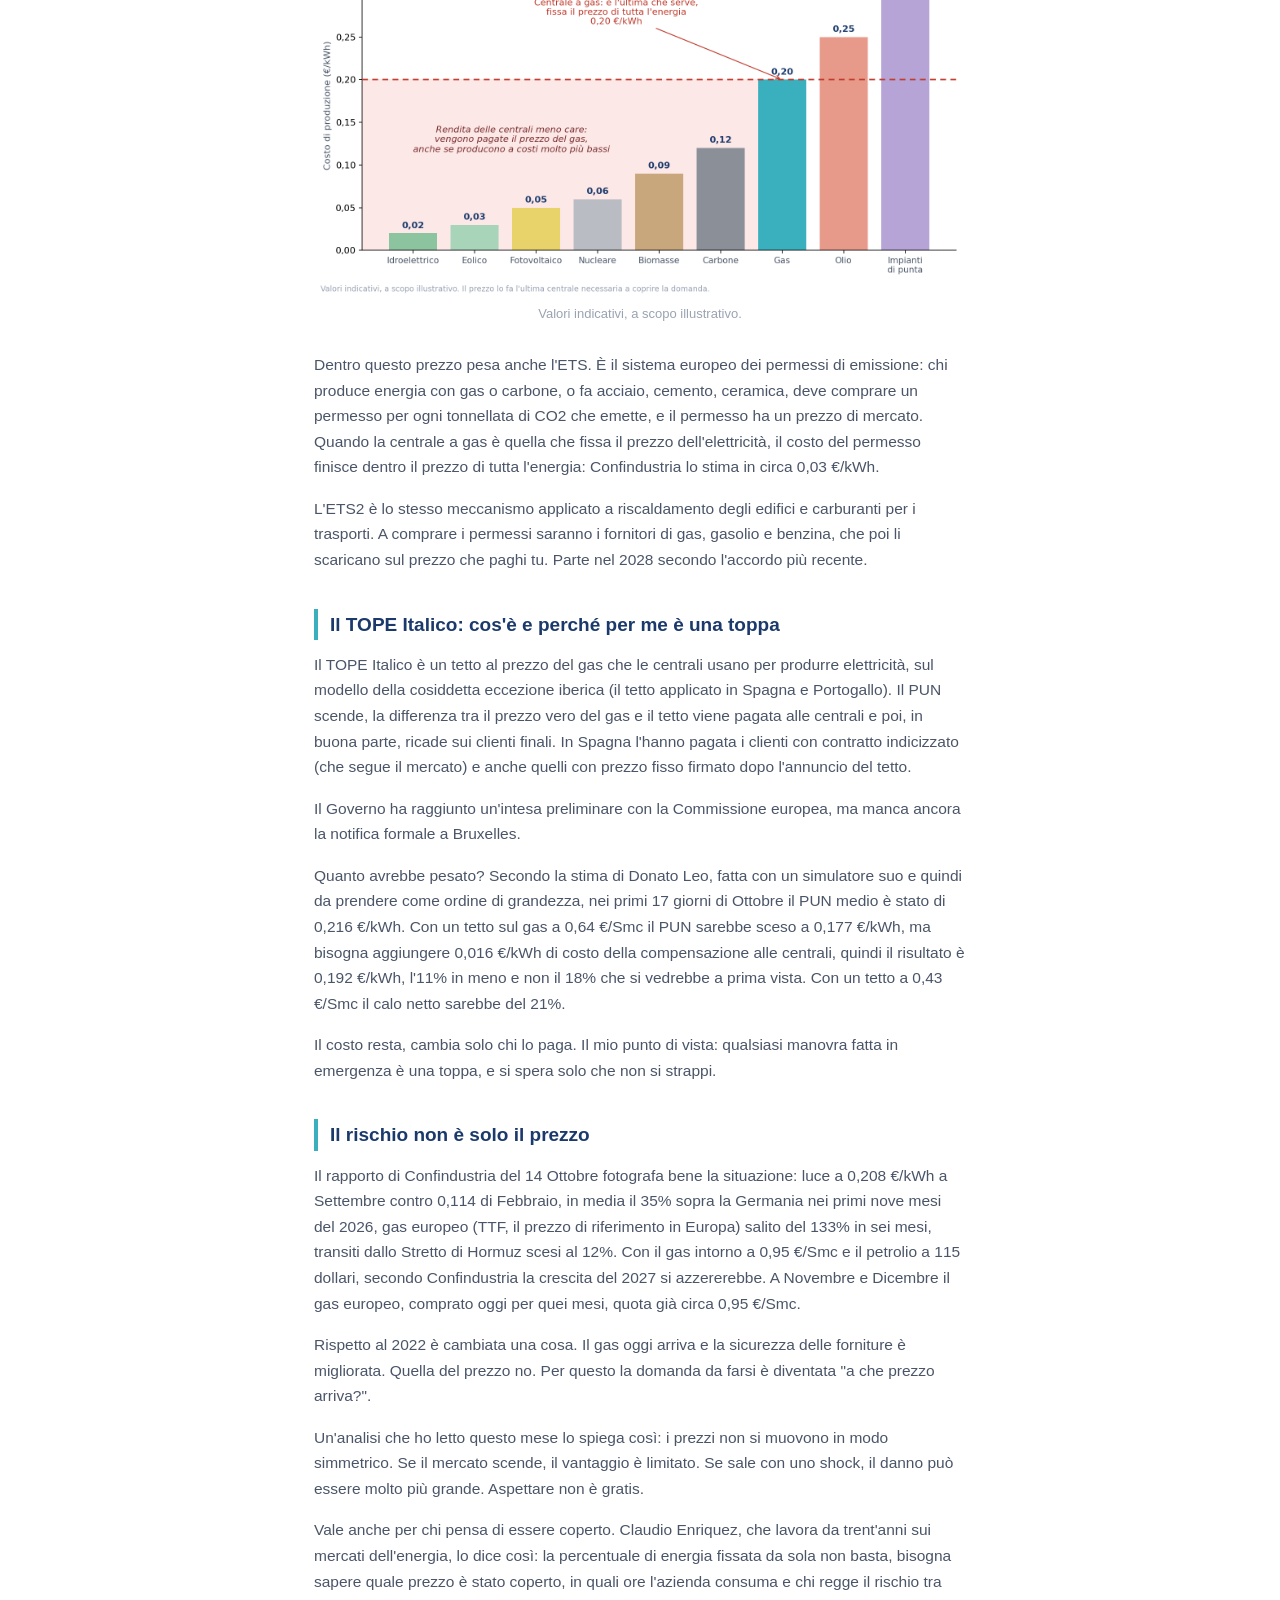
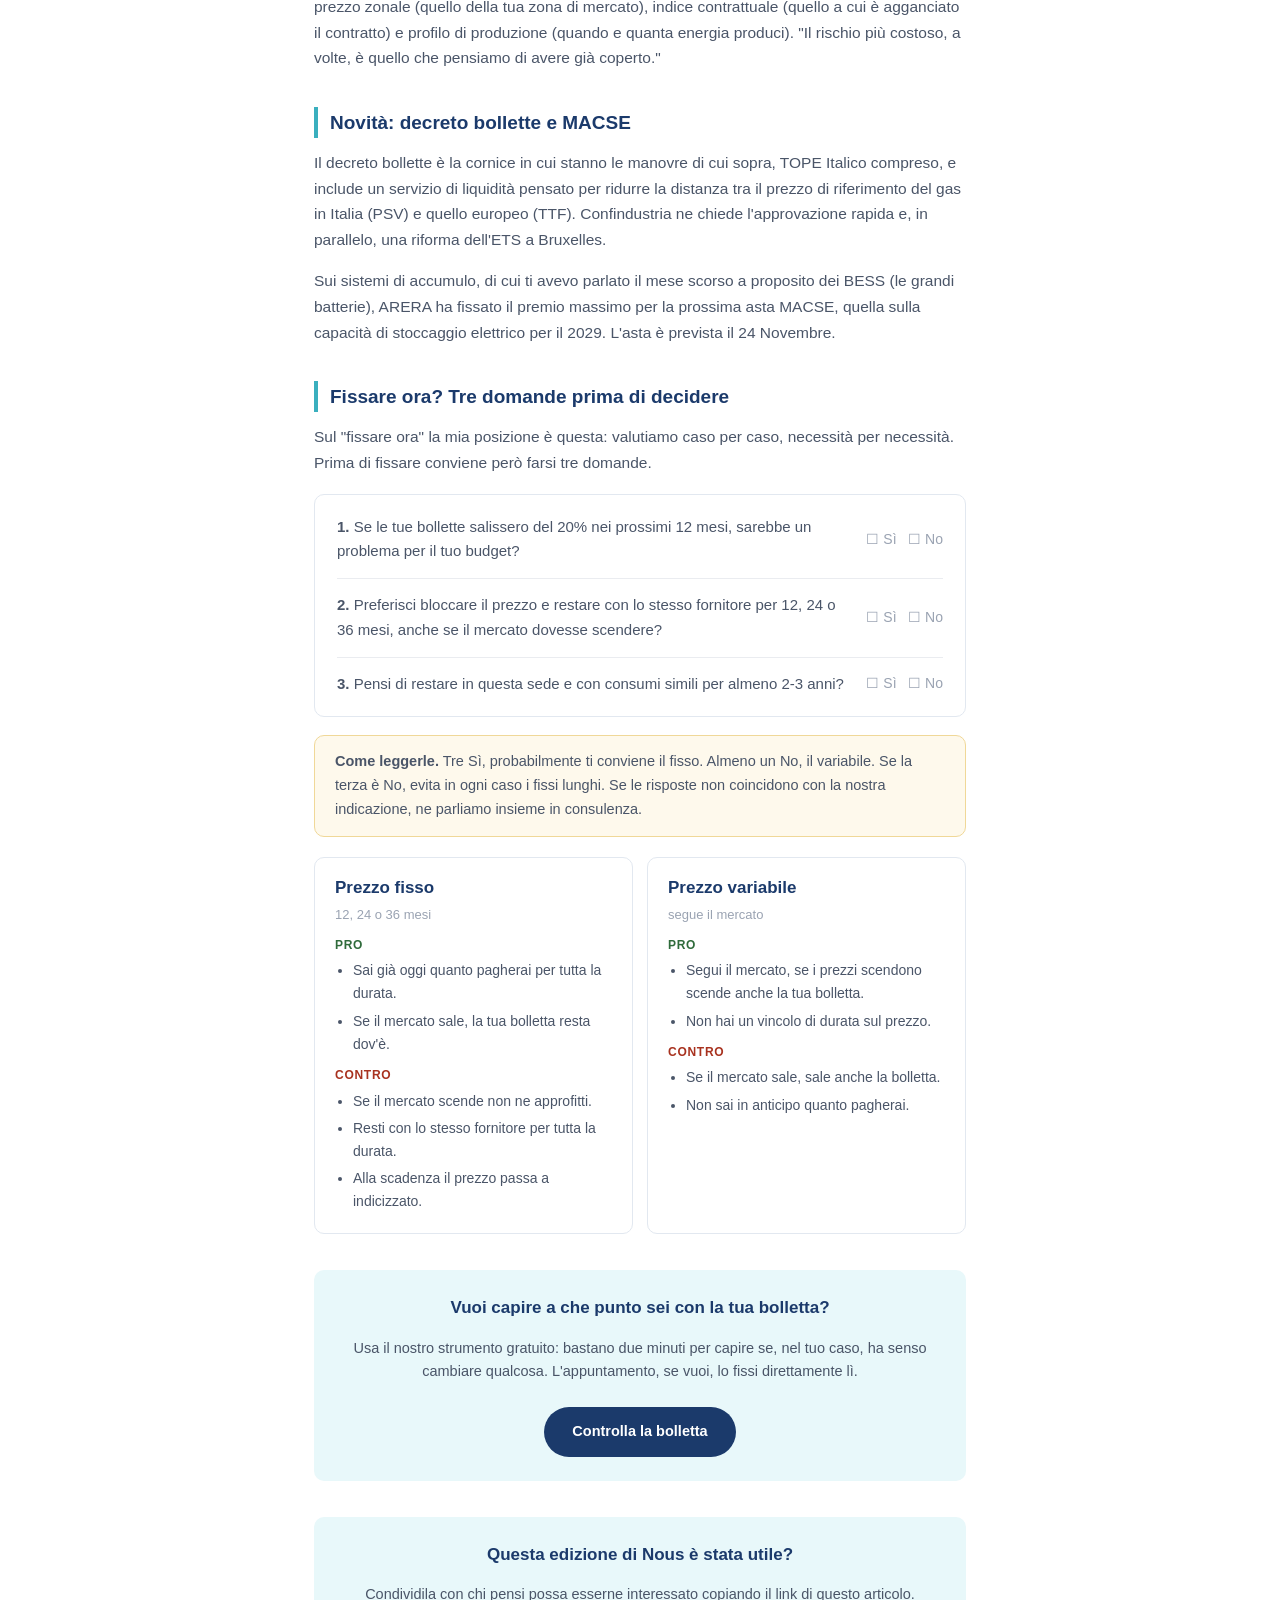
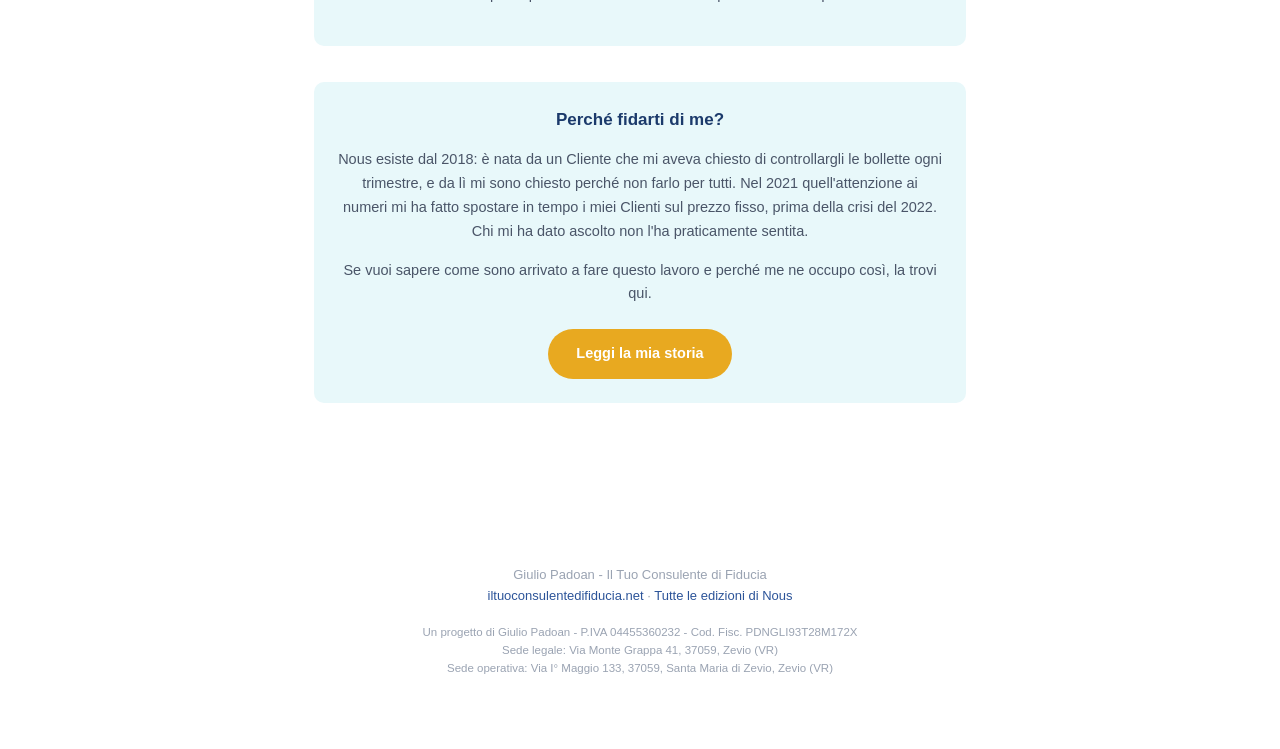
<file: ottobre-2026.html>
<!doctype html>
<html lang="it">
<head>
<meta charset="utf-8">
<meta name="viewport" content="width=device-width, initial-scale=1">
<title>Nous — Ottobre 2026 | Il Tuo Consulente di Fiducia</title>
<meta name="description" content="Nous, l'informativa mensile di Giulio Padoan - Il Tuo Consulente di Fiducia. Edizione di Ottobre 2026: prezzi senza freni, il TOPE Italico e tre domande prima di fissare.">
<meta property="og:title" content="Nous — Ottobre 2026: prezzi senza freni, TOPE e tre domande">
<meta property="og:description" content="Prezzi di Settembre e Ottobre, come si forma il prezzo, il TOPE Italico e come decidere se fissare — di Giulio Padoan">
<meta property="og:image" content="https://giuliopadoan.github.io/nous/assets/teaser-ottobre-2026.png">
<meta property="og:url" content="https://giuliopadoan.github.io/nous/ottobre-2026.html">
<meta name="twitter:card" content="summary_large_image">
<link rel="stylesheet" href="style.css">
</head>
<body>
<div class="wrap">

<header class="site">
  <img class="logo" src="assets/logo.png" alt="Giulio Padoan - Il Tuo Consulente di Fiducia">
  <p class="tag">Nous — l'informativa mensile</p>
</header>

<h1 class="edizione-titolo">Nous, Ottobre 2026: prezzi senza freni, TOPE e tre domande</h1>
<p class="data-edizione">Edizione di Ottobre 2026</p>

<div class="intro">
  <p style="margin:0">Nous è l'informativa mensile di Giulio Padoan - Il Tuo Consulente di Fiducia: ogni mese ti aggiorno sui prezzi di luce e gas, sul contesto geopolitico che li muove e su cosa significa in pratica per la tua bolletta. La leggono già i miei Clienti e se non lo sei ancora, è un buon modo per capire come lavoro prima di deciderlo.</p>
</div>

<div class="sommario">
  <p class="label">In questa edizione</p>
  <ol>
    <li><a href="#prezzi">I prezzi di Settembre e di Ottobre, fin qui</a></li>
    <li><a href="#formazione">Come si forma il prezzo: gas, ETS ed ETS2 in parole semplici</a></li>
    <li><a href="#tope">Il TOPE Italico: cos'è e perché per me è una toppa</a></li>
    <li><a href="#rischio">Il rischio non è solo il prezzo</a></li>
    <li><a href="#novita">Novità: decreto bollette e MACSE</a></li>
    <li><a href="#fissare">Fissare ora? Tre domande prima di decidere</a></li>
  </ol>
</div>

<article>

<h2 id="prezzi">I prezzi di Settembre e di Ottobre, fin qui</h2>
<p>A Settembre il prezzo dell'energia elettrica (il PUN) è arrivato a 0,208 €/kWh, 0,028 in più di Agosto e il valore più alto da Gennaio 2023, quasi il doppio rispetto a un anno fa (+90%). Il gas è a 0,840 €/Smc, il massimo da quando esiste l'indice, contro 0,687 di Agosto.</p>
<p>Ottobre, fin qui, è peggio. Con i dati al 19 siamo a 0,219 €/kWh per la luce e 0,887 €/Smc per il gas. Il 19 Ottobre il PUN ha toccato 0,263 €/kWh, il giorno più caro dal 21 Dicembre 2022.</p>
<p>Per dare la misura, i calcoli dell'analista Donato Leo dicono che dal 2021 a oggi sono passati 2.116 giorni e solo 198 hanno avuto un prezzo più alto, tutti tra Ottobre 2021 e Dicembre 2022, in piena crisi energetica. Quest'anno il PUN ha superato 0,200 €/kWh in 41 giorni, nel triennio 2023-2025 era successo 4 volte. La media mensile sale da cinque mesi di fila, +82% da Maggio.</p>
<p>Il freddo, intanto, non è ancora arrivato.</p>
<p>Dietro c'è la catena di sempre: tensioni in Medio Oriente, il petrolio (Brent) a 121,70 $ al barile a Settembre (+30% su Agosto), gas che costa di più e centrali a gas che producono di più. Le fonti tradizionali, quasi tutte gas, coprono il 55,4% delle vendite in borsa, le rinnovabili scendono al 42,8% con solare e idroelettrico ai minimi.</p>

<h2 id="formazione">Come si forma il prezzo: gas, ETS ed ETS2 in parole semplici</h2>
<p>Le centrali vengono chiamate in ordine di costo: prima idroelettrico, eolico, fotovoltaico, nucleare, per ultime quelle a gas. Il prezzo lo fa l'ultima centrale che serve a coprire la domanda, e quando è a gas tutta l'energia viene pagata a quel prezzo, anche quella che costa molto meno produrre.</p>

<figure>
  <img src="assets/merit-order.png" alt="Grafico a barre delle centrali elettriche in ordine di costo di produzione, dall'idroelettrico agli impianti di punta, con il gas che fissa il prezzo a 0,20 euro al kWh">
  <figcaption>Valori indicativi, a scopo illustrativo.</figcaption>
</figure>

<p>Dentro questo prezzo pesa anche l'ETS. È il sistema europeo dei permessi di emissione: chi produce energia con gas o carbone, o fa acciaio, cemento, ceramica, deve comprare un permesso per ogni tonnellata di CO2 che emette, e il permesso ha un prezzo di mercato. Quando la centrale a gas è quella che fissa il prezzo dell'elettricità, il costo del permesso finisce dentro il prezzo di tutta l'energia: Confindustria lo stima in circa 0,03 €/kWh.</p>
<p>L'ETS2 è lo stesso meccanismo applicato a riscaldamento degli edifici e carburanti per i trasporti. A comprare i permessi saranno i fornitori di gas, gasolio e benzina, che poi li scaricano sul prezzo che paghi tu. Parte nel 2028 secondo l'accordo più recente.</p>

<h2 id="tope">Il TOPE Italico: cos'è e perché per me è una toppa</h2>
<p>Il TOPE Italico è un tetto al prezzo del gas che le centrali usano per produrre elettricità, sul modello della cosiddetta eccezione iberica (il tetto applicato in Spagna e Portogallo). Il PUN scende, la differenza tra il prezzo vero del gas e il tetto viene pagata alle centrali e poi, in buona parte, ricade sui clienti finali. In Spagna l'hanno pagata i clienti con contratto indicizzato (che segue il mercato) e anche quelli con prezzo fisso firmato dopo l'annuncio del tetto.</p>
<p>Il Governo ha raggiunto un'intesa preliminare con la Commissione europea, ma manca ancora la notifica formale a Bruxelles.</p>
<p>Quanto avrebbe pesato? Secondo la stima di Donato Leo, fatta con un simulatore suo e quindi da prendere come ordine di grandezza, nei primi 17 giorni di Ottobre il PUN medio è stato di 0,216 €/kWh. Con un tetto sul gas a 0,64 €/Smc il PUN sarebbe sceso a 0,177 €/kWh, ma bisogna aggiungere 0,016 €/kWh di costo della compensazione alle centrali, quindi il risultato è 0,192 €/kWh, l'11% in meno e non il 18% che si vedrebbe a prima vista. Con un tetto a 0,43 €/Smc il calo netto sarebbe del 21%.</p>
<p>Il costo resta, cambia solo chi lo paga. Il mio punto di vista: qualsiasi manovra fatta in emergenza è una toppa, e si spera solo che non si strappi.</p>

<h2 id="rischio">Il rischio non è solo il prezzo</h2>
<p>Il rapporto di Confindustria del 14 Ottobre fotografa bene la situazione: luce a 0,208 €/kWh a Settembre contro 0,114 di Febbraio, in media il 35% sopra la Germania nei primi nove mesi del 2026, gas europeo (TTF, il prezzo di riferimento in Europa) salito del 133% in sei mesi, transiti dallo Stretto di Hormuz scesi al 12%. Con il gas intorno a 0,95 €/Smc e il petrolio a 115 dollari, secondo Confindustria la crescita del 2027 si azzererebbe. A Novembre e Dicembre il gas europeo, comprato oggi per quei mesi, quota già circa 0,95 €/Smc.</p>
<p>Rispetto al 2022 è cambiata una cosa. Il gas oggi arriva e la sicurezza delle forniture è migliorata. Quella del prezzo no. Per questo la domanda da farsi è diventata "a che prezzo arriva?".</p>
<p>Un'analisi che ho letto questo mese lo spiega così: i prezzi non si muovono in modo simmetrico. Se il mercato scende, il vantaggio è limitato. Se sale con uno shock, il danno può essere molto più grande. Aspettare non è gratis.</p>
<p>Vale anche per chi pensa di essere coperto. Claudio Enriquez, che lavora da trent'anni sui mercati dell'energia, lo dice così: la percentuale di energia fissata da sola non basta, bisogna sapere quale prezzo è stato coperto, in quali ore l'azienda consuma e chi regge il rischio tra prezzo zonale (quello della tua zona di mercato), indice contrattuale (quello a cui è agganciato il contratto) e profilo di produzione (quando e quanta energia produci). "Il rischio più costoso, a volte, è quello che pensiamo di avere già coperto."</p>

<h2 id="novita">Novità: decreto bollette e MACSE</h2>
<p>Il decreto bollette è la cornice in cui stanno le manovre di cui sopra, TOPE Italico compreso, e include un servizio di liquidità pensato per ridurre la distanza tra il prezzo di riferimento del gas in Italia (PSV) e quello europeo (TTF). Confindustria ne chiede l'approvazione rapida e, in parallelo, una riforma dell'ETS a Bruxelles.</p>
<p>Sui sistemi di accumulo, di cui ti avevo parlato il mese scorso a proposito dei BESS (le grandi batterie), ARERA ha fissato il premio massimo per la prossima asta MACSE, quella sulla capacità di stoccaggio elettrico per il 2029. L'asta è prevista il 24 Novembre.</p>

<h2 id="fissare">Fissare ora? Tre domande prima di decidere</h2>
<p>Sul "fissare ora" la mia posizione è questa: valutiamo caso per caso, necessità per necessità. Prima di fissare conviene però farsi tre domande.</p>

<div class="domande">
  <div class="riga"><span><strong>1.</strong> Se le tue bollette salissero del 20% nei prossimi 12 mesi, sarebbe un problema per il tuo budget?</span><span class="scelta">☐ Sì &nbsp; ☐ No</span></div>
  <div class="riga"><span><strong>2.</strong> Preferisci bloccare il prezzo e restare con lo stesso fornitore per 12, 24 o 36 mesi, anche se il mercato dovesse scendere?</span><span class="scelta">☐ Sì &nbsp; ☐ No</span></div>
  <div class="riga"><span><strong>3.</strong> Pensi di restare in questa sede e con consumi simili per almeno 2-3 anni?</span><span class="scelta">☐ Sì &nbsp; ☐ No</span></div>
</div>

<div class="come-leggerle">
  <strong>Come leggerle.</strong> Tre Sì, probabilmente ti conviene il fisso. Almeno un No, il variabile. Se la terza è No, evita in ogni caso i fissi lunghi. Se le risposte non coincidono con la nostra indicazione, ne parliamo insieme in consulenza.
</div>

<div class="scheda">
  <div class="box">
    <h3>Prezzo fisso</h3>
    <p class="sotto">12, 24 o 36 mesi</p>
    <p class="tit pro">PRO</p>
    <ul>
      <li>Sai già oggi quanto pagherai per tutta la durata.</li>
      <li>Se il mercato sale, la tua bolletta resta dov'è.</li>
    </ul>
    <p class="tit contro">CONTRO</p>
    <ul>
      <li>Se il mercato scende non ne approfitti.</li>
      <li>Resti con lo stesso fornitore per tutta la durata.</li>
      <li>Alla scadenza il prezzo passa a indicizzato.</li>
    </ul>
  </div>
  <div class="box">
    <h3>Prezzo variabile</h3>
    <p class="sotto">segue il mercato</p>
    <p class="tit pro">PRO</p>
    <ul>
      <li>Segui il mercato, se i prezzi scendono scende anche la tua bolletta.</li>
      <li>Non hai un vincolo di durata sul prezzo.</li>
    </ul>
    <p class="tit contro">CONTRO</p>
    <ul>
      <li>Se il mercato sale, sale anche la bolletta.</li>
      <li>Non sai in anticipo quanto pagherai.</li>
    </ul>
  </div>
</div>

</article>

<div class="cta">
  <h3>Vuoi capire a che punto sei con la tua bolletta?</h3>
  <p>Usa il nostro strumento gratuito: bastano due minuti per capire se, nel tuo caso, ha senso cambiare qualcosa. L'appuntamento, se vuoi, lo fissi direttamente lì.</p>
  <a class="btn" href="https://www.iltuoconsulentedifiducia.net/controlla-la-bolletta">Controlla la bolletta</a>
</div>

<div class="cta">
  <h3>Questa edizione di Nous è stata utile?</h3>
  <p>Condividila con chi pensi possa esserne interessato copiando il link di questo articolo.</p>
</div>

<div class="cta checkup">
  <h3>Perché fidarti di me?</h3>
  <p>Nous esiste dal 2018: è nata da un Cliente che mi aveva chiesto di controllargli le bollette ogni trimestre, e da lì mi sono chiesto perché non farlo per tutti. Nel 2021 quell'attenzione ai numeri mi ha fatto spostare in tempo i miei Clienti sul prezzo fisso, prima della crisi del 2022. Chi mi ha dato ascolto non l'ha praticamente sentita.</p>
  <p>Se vuoi sapere come sono arrivato a fare questo lavoro e perché me ne occupo così, la trovi qui.</p>
  <a class="btn gold" href="https://www.iltuoconsulentedifiducia.net/la-nostra-agenzia">Leggi la mia storia</a>
</div>

</div>

<footer class="site">
  <p>Giulio Padoan - Il Tuo Consulente di Fiducia<br>
  <a href="https://www.iltuoconsulentedifiducia.net">iltuoconsulentedifiducia.net</a> · <a href="index.html">Tutte le edizioni di Nous</a></p>
  <p class="legale">Un progetto di Giulio Padoan - P.IVA 04455360232 - Cod. Fisc. PDNGLI93T28M172X<br>
  Sede legale: Via Monte Grappa 41, 37059, Zevio (VR)<br>
  Sede operativa: Via I° Maggio 133, 37059, Santa Maria di Zevio, Zevio (VR)</p>
</footer>

</body>
</html>
</file>
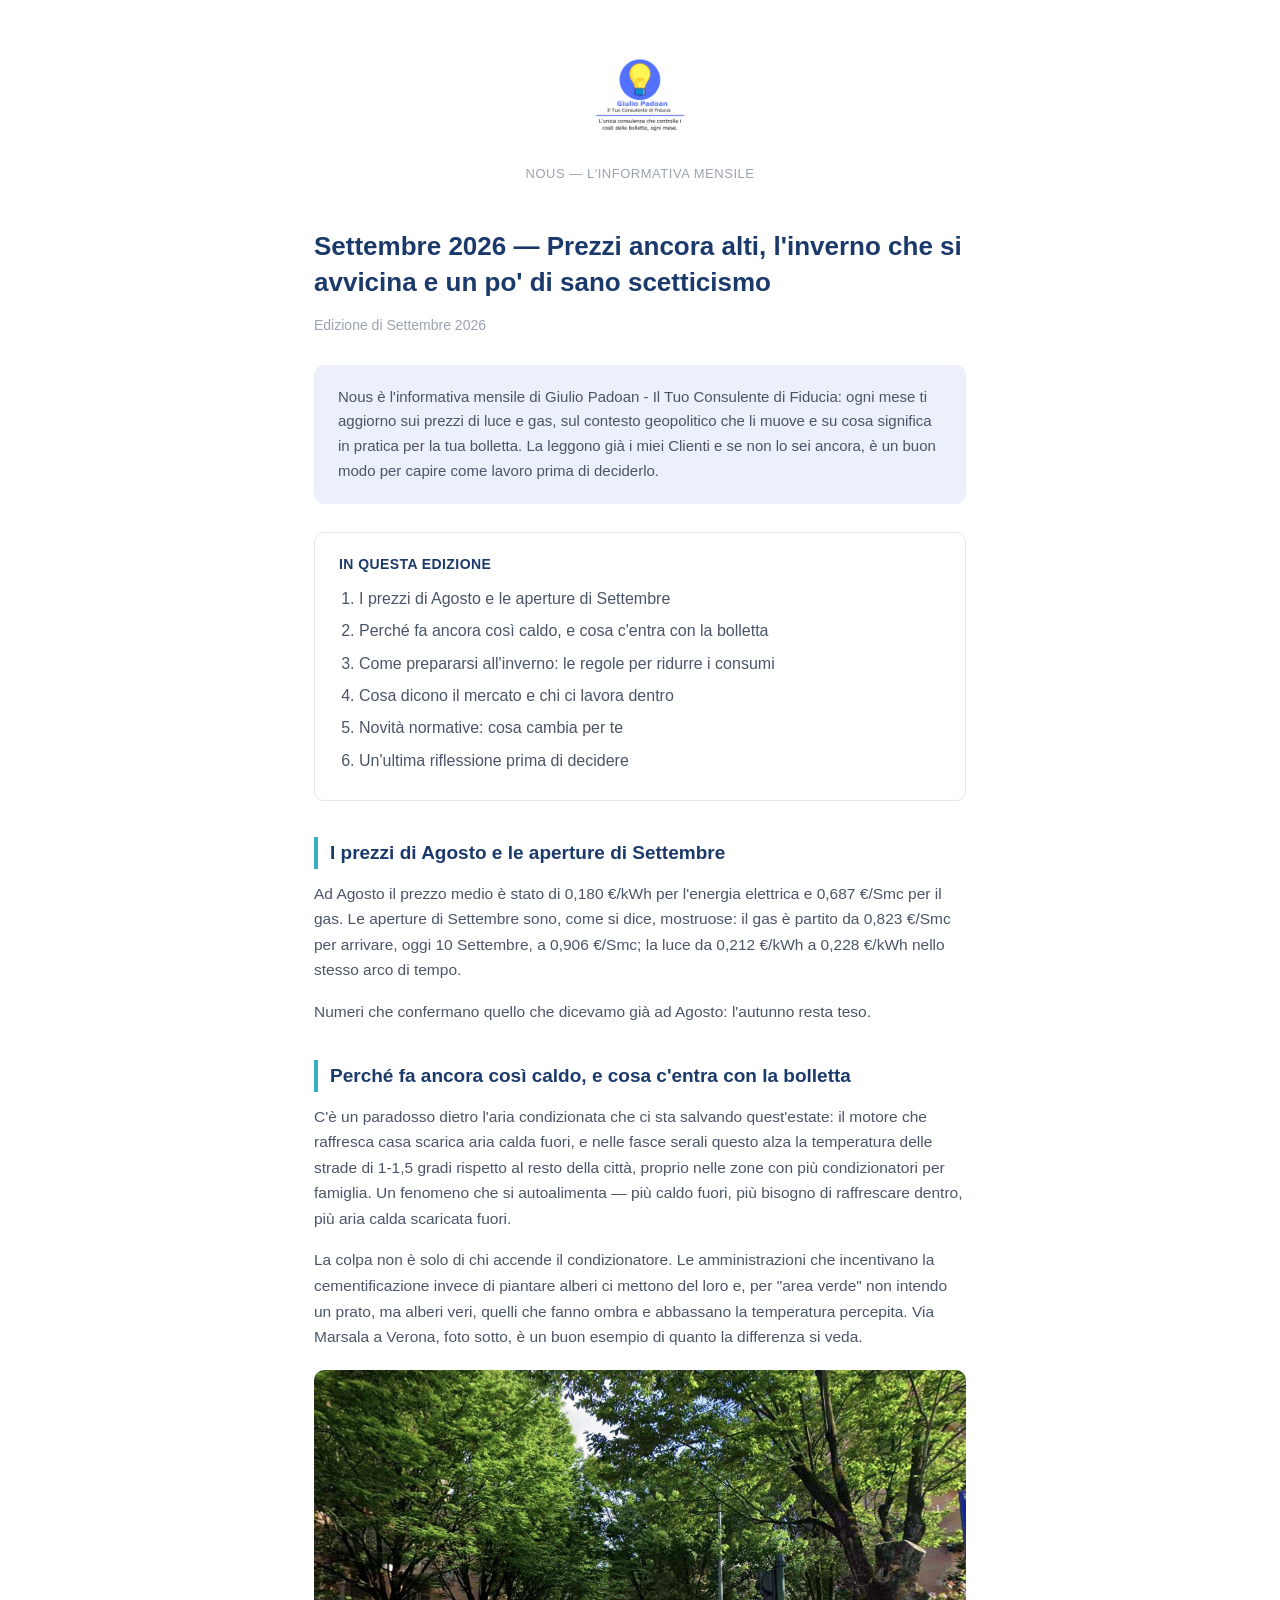
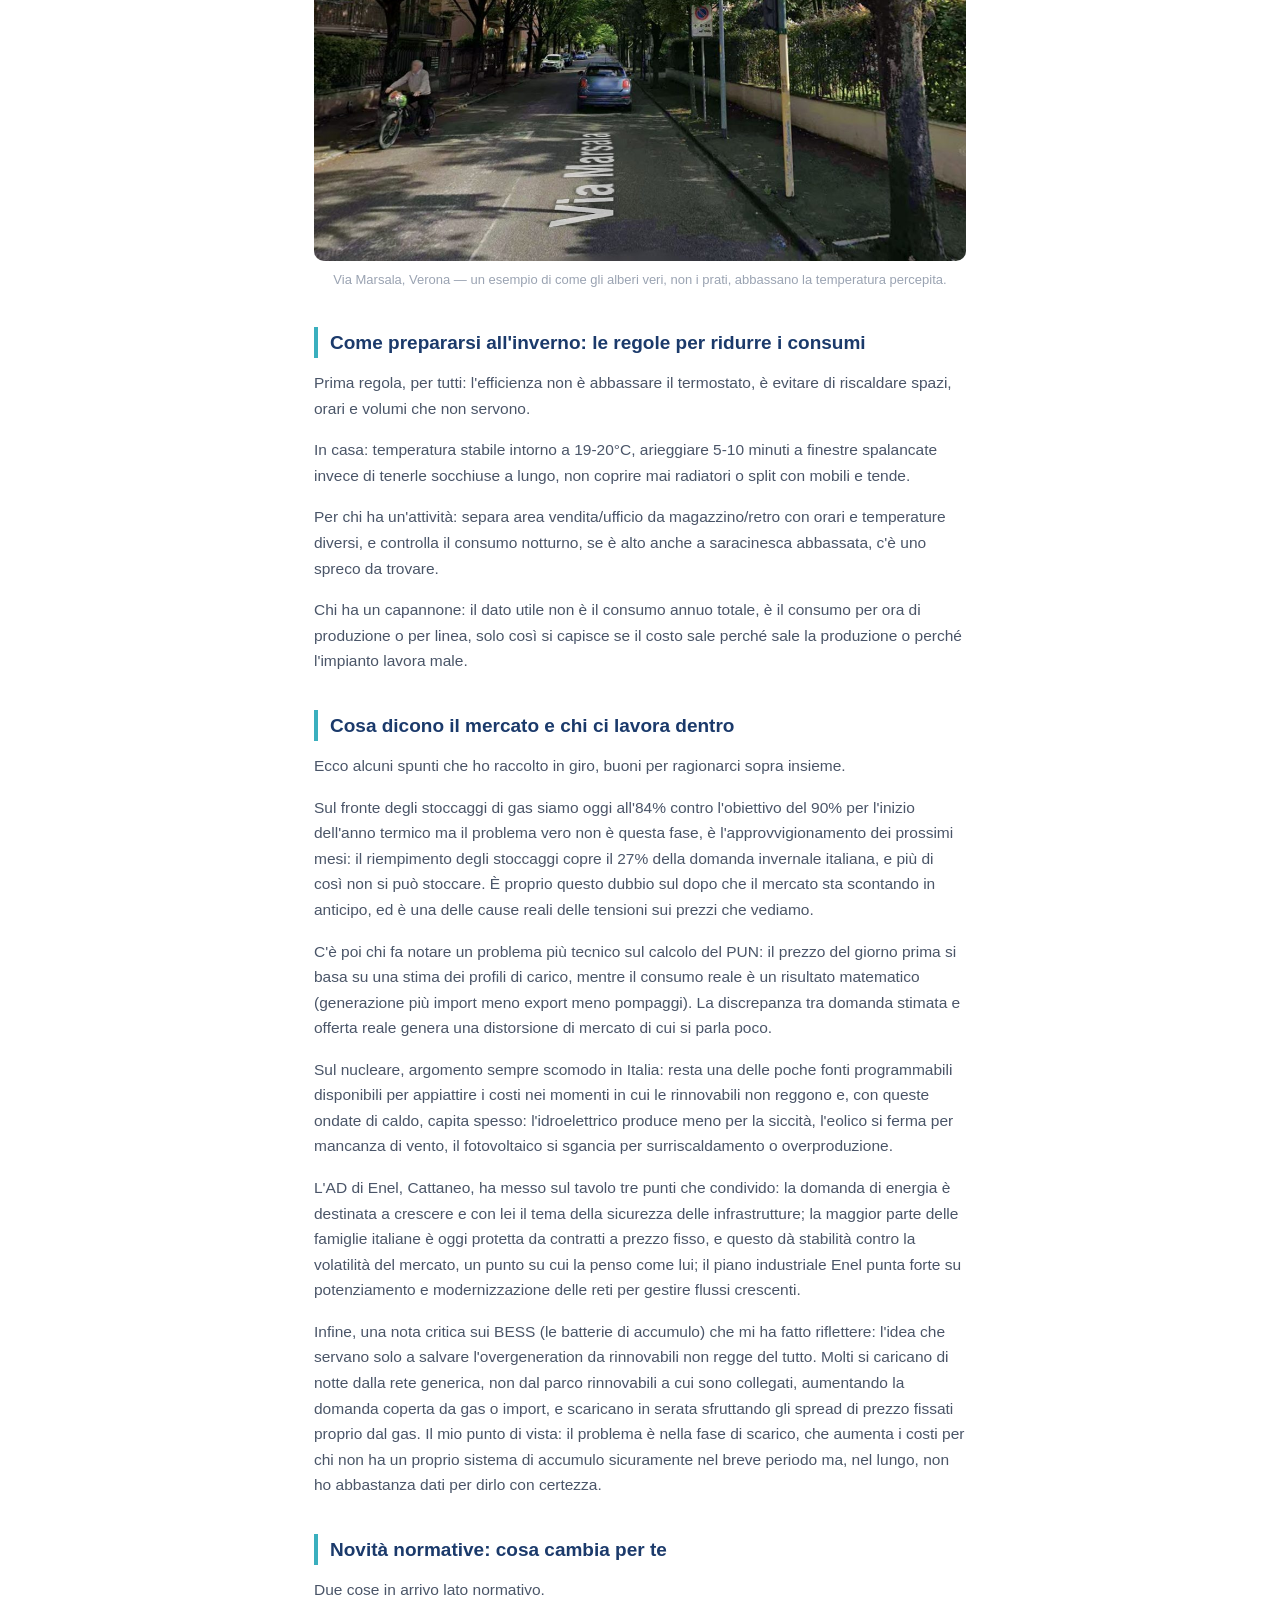
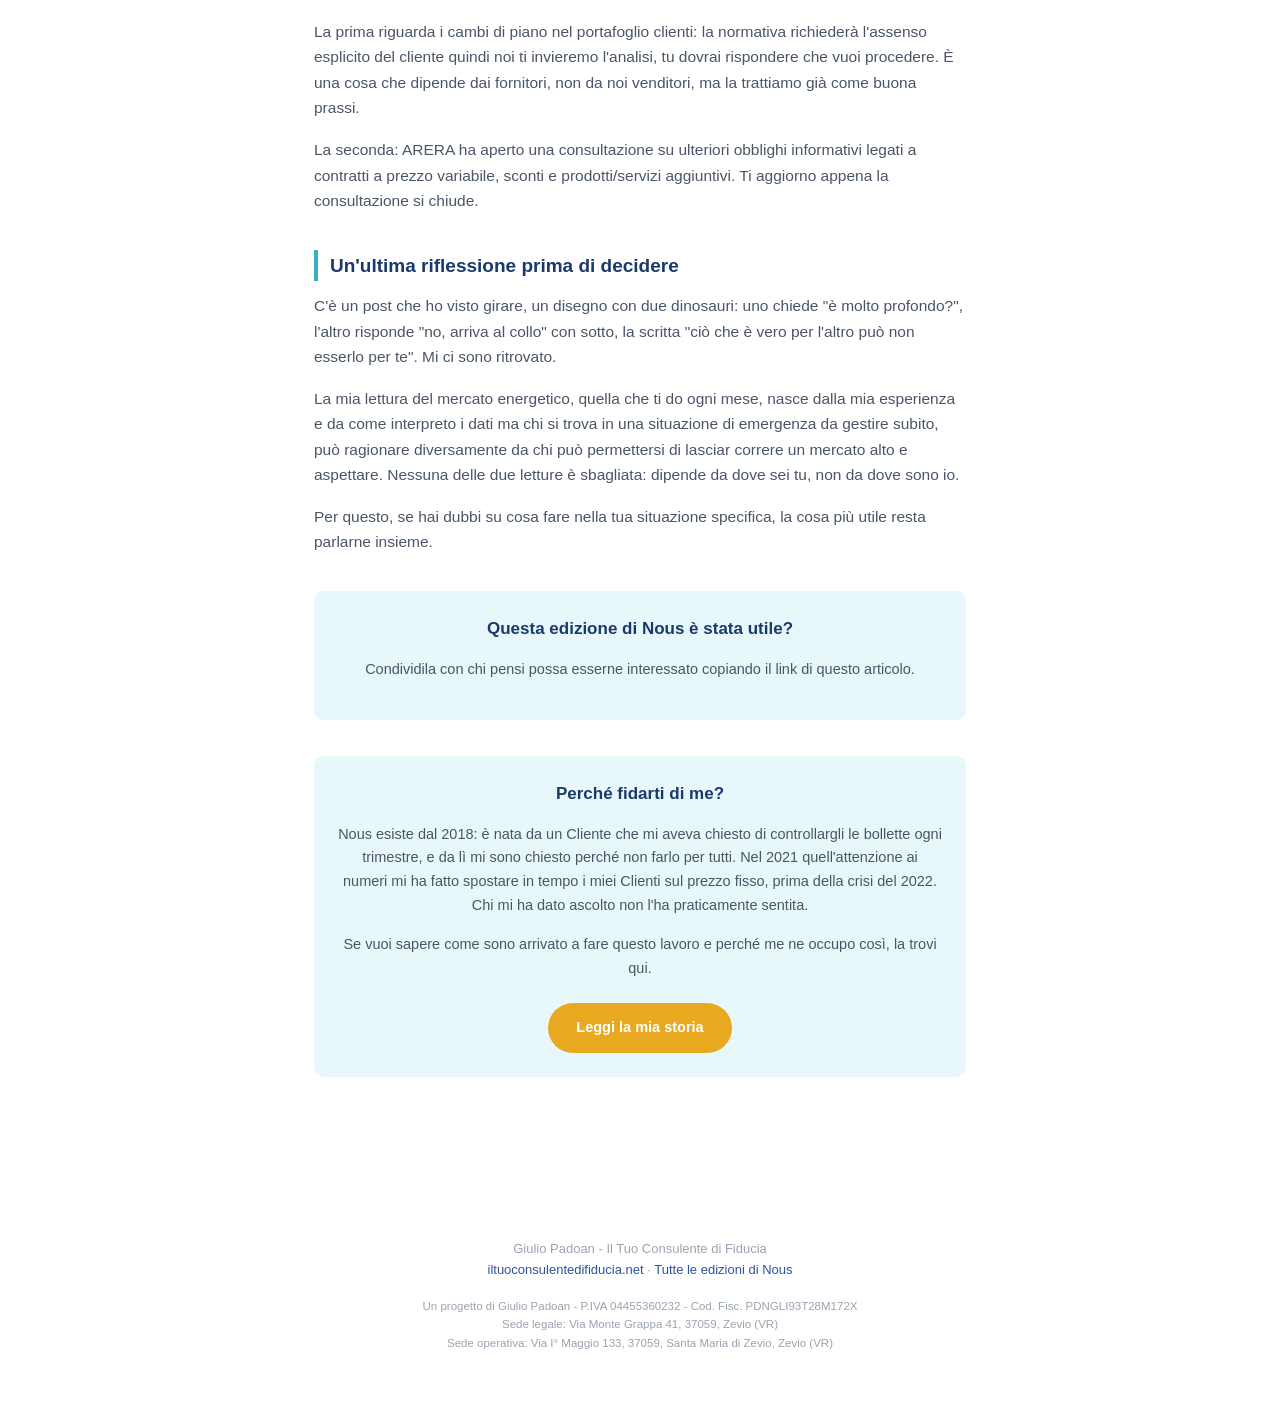
<file: settembre-2026.html>
<!doctype html>
<html lang="it">
<head>
<meta charset="utf-8">
<meta name="viewport" content="width=device-width, initial-scale=1">
<title>Nous — Settembre 2026 | Il Tuo Consulente di Fiducia</title>
<meta name="description" content="Nous, l'informativa mensile di Giulio Padoan - Il Tuo Consulente di Fiducia. Edizione di Settembre 2026: prezzi energia, efficientamento invernale e voci dal mercato.">
<meta property="og:title" content="Nous — Settembre 2026: prezzi ancora alti, l'inverno che si avvicina">
<meta property="og:description" content="Prezzi di Agosto e aperture di Settembre, come prepararti all'inverno, cosa dicono il mercato e le nuove regole ARERA — di Giulio Padoan">
<meta property="og:image" content="https://giuliopadoan.github.io/nous/assets/teaser-settembre-2026.png">
<meta property="og:url" content="https://giuliopadoan.github.io/nous/settembre-2026.html">
<meta name="twitter:card" content="summary_large_image">
<link rel="stylesheet" href="style.css">
</head>
<body>
<div class="wrap">

<header class="site">
  <img class="logo" src="assets/logo.png" alt="Giulio Padoan - Il Tuo Consulente di Fiducia">
  <p class="tag">Nous — l'informativa mensile</p>
</header>

<h1 class="edizione-titolo">Settembre 2026 — Prezzi ancora alti, l'inverno che si avvicina e un po' di sano scetticismo</h1>
<p class="data-edizione">Edizione di Settembre 2026</p>

<div class="intro">
  <p style="margin:0">Nous è l'informativa mensile di Giulio Padoan - Il Tuo Consulente di Fiducia: ogni mese ti aggiorno sui prezzi di luce e gas, sul contesto geopolitico che li muove e su cosa significa in pratica per la tua bolletta. La leggono già i miei Clienti e se non lo sei ancora, è un buon modo per capire come lavoro prima di deciderlo.</p>
</div>

<div class="sommario">
  <p class="label">In questa edizione</p>
  <ol>
    <li><a href="#prezzi-settembre">I prezzi di Agosto e le aperture di Settembre</a></li>
    <li><a href="#caldo">Perché fa ancora così caldo, e cosa c'entra con la bolletta</a></li>
    <li><a href="#inverno">Come prepararsi all'inverno: le regole per ridurre i consumi</a></li>
    <li><a href="#mercato">Cosa dicono il mercato e chi ci lavora dentro</a></li>
    <li><a href="#normativa">Novità normative: cosa cambia per te</a></li>
    <li><a href="#riflessione">Un'ultima riflessione prima di decidere</a></li>
  </ol>
</div>

<article>

<h2 id="prezzi-settembre">I prezzi di Agosto e le aperture di Settembre</h2>
<p>Ad Agosto il prezzo medio è stato di 0,180 €/kWh per l'energia elettrica e 0,687 €/Smc per il gas. Le aperture di Settembre sono, come si dice, mostruose: il gas è partito da 0,823 €/Smc per arrivare, oggi 10 Settembre, a 0,906 €/Smc; la luce da 0,212 €/kWh a 0,228 €/kWh nello stesso arco di tempo.</p>
<p>Numeri che confermano quello che dicevamo già ad Agosto: l'autunno resta teso.</p>

<h2 id="caldo">Perché fa ancora così caldo, e cosa c'entra con la bolletta</h2>
<p>C'è un paradosso dietro l'aria condizionata che ci sta salvando quest'estate: il motore che raffresca casa scarica aria calda fuori, e nelle fasce serali questo alza la temperatura delle strade di 1-1,5 gradi rispetto al resto della città, proprio nelle zone con più condizionatori per famiglia. Un fenomeno che si autoalimenta — più caldo fuori, più bisogno di raffrescare dentro, più aria calda scaricata fuori.</p>
<p>La colpa non è solo di chi accende il condizionatore. Le amministrazioni che incentivano la cementificazione invece di piantare alberi ci mettono del loro e, per "area verde" non intendo un prato, ma alberi veri, quelli che fanno ombra e abbassano la temperatura percepita. Via Marsala a Verona, foto sotto, è un buon esempio di quanto la differenza si veda.</p>

<figure>
  <img src="assets/via-marsala.jpg" alt="Via Marsala a Verona, strada alberata con chioma continua che fa ombra sulla carreggiata">
  <figcaption>Via Marsala, Verona — un esempio di come gli alberi veri, non i prati, abbassano la temperatura percepita.</figcaption>
</figure>

<h2 id="inverno">Come prepararsi all'inverno: le regole per ridurre i consumi</h2>
<p>Prima regola, per tutti: l'efficienza non è abbassare il termostato, è evitare di riscaldare spazi, orari e volumi che non servono.</p>
<p>In casa: temperatura stabile intorno a 19-20°C, arieggiare 5-10 minuti a finestre spalancate invece di tenerle socchiuse a lungo, non coprire mai radiatori o split con mobili e tende.</p>
<p>Per chi ha un'attività: separa area vendita/ufficio da magazzino/retro con orari e temperature diversi, e controlla il consumo notturno, se è alto anche a saracinesca abbassata, c'è uno spreco da trovare.</p>
<p>Chi ha un capannone: il dato utile non è il consumo annuo totale, è il consumo per ora di produzione o per linea, solo così si capisce se il costo sale perché sale la produzione o perché l'impianto lavora male.</p>

<h2 id="mercato">Cosa dicono il mercato e chi ci lavora dentro</h2>
<p>Ecco alcuni spunti che ho raccolto in giro, buoni per ragionarci sopra insieme.</p>
<p>Sul fronte degli stoccaggi di gas siamo oggi all'84% contro l'obiettivo del 90% per l'inizio dell'anno termico ma il problema vero non è questa fase, è l'approvvigionamento dei prossimi mesi: il riempimento degli stoccaggi copre il 27% della domanda invernale italiana, e più di così non si può stoccare. È proprio questo dubbio sul dopo che il mercato sta scontando in anticipo, ed è una delle cause reali delle tensioni sui prezzi che vediamo.</p>
<p>C'è poi chi fa notare un problema più tecnico sul calcolo del PUN: il prezzo del giorno prima si basa su una stima dei profili di carico, mentre il consumo reale è un risultato matematico (generazione più import meno export meno pompaggi). La discrepanza tra domanda stimata e offerta reale genera una distorsione di mercato di cui si parla poco.</p>
<p>Sul nucleare, argomento sempre scomodo in Italia: resta una delle poche fonti programmabili disponibili per appiattire i costi nei momenti in cui le rinnovabili non reggono e, con queste ondate di caldo, capita spesso: l'idroelettrico produce meno per la siccità, l'eolico si ferma per mancanza di vento, il fotovoltaico si sgancia per surriscaldamento o overproduzione.</p>
<p>L'AD di Enel, Cattaneo, ha messo sul tavolo tre punti che condivido: la domanda di energia è destinata a crescere e con lei il tema della sicurezza delle infrastrutture; la maggior parte delle famiglie italiane è oggi protetta da contratti a prezzo fisso, e questo dà stabilità contro la volatilità del mercato, un punto su cui la penso come lui; il piano industriale Enel punta forte su potenziamento e modernizzazione delle reti per gestire flussi crescenti.</p>
<p>Infine, una nota critica sui BESS (le batterie di accumulo) che mi ha fatto riflettere: l'idea che servano solo a salvare l'overgeneration da rinnovabili non regge del tutto. Molti si caricano di notte dalla rete generica, non dal parco rinnovabili a cui sono collegati, aumentando la domanda coperta da gas o import, e scaricano in serata sfruttando gli spread di prezzo fissati proprio dal gas. Il mio punto di vista: il problema è nella fase di scarico, che aumenta i costi per chi non ha un proprio sistema di accumulo sicuramente nel breve periodo ma, nel lungo, non ho abbastanza dati per dirlo con certezza.</p>

<h2 id="normativa">Novità normative: cosa cambia per te</h2>
<p>Due cose in arrivo lato normativo.</p>
<p>La prima riguarda i cambi di piano nel portafoglio clienti: la normativa richiederà l'assenso esplicito del cliente quindi noi ti invieremo l'analisi, tu dovrai rispondere che vuoi procedere. È una cosa che dipende dai fornitori, non da noi venditori, ma la trattiamo già come buona prassi.</p>
<p>La seconda: ARERA ha aperto una consultazione su ulteriori obblighi informativi legati a contratti a prezzo variabile, sconti e prodotti/servizi aggiuntivi. Ti aggiorno appena la consultazione si chiude.</p>

<h2 id="riflessione">Un'ultima riflessione prima di decidere</h2>
<p>C'è un post che ho visto girare, un disegno con due dinosauri: uno chiede "è molto profondo?", l'altro risponde "no, arriva al collo" con sotto, la scritta "ciò che è vero per l'altro può non esserlo per te". Mi ci sono ritrovato.</p>
<p>La mia lettura del mercato energetico, quella che ti do ogni mese, nasce dalla mia esperienza e da come interpreto i dati ma chi si trova in una situazione di emergenza da gestire subito, può ragionare diversamente da chi può permettersi di lasciar correre un mercato alto e aspettare. Nessuna delle due letture è sbagliata: dipende da dove sei tu, non da dove sono io.</p>
<p>Per questo, se hai dubbi su cosa fare nella tua situazione specifica, la cosa più utile resta parlarne insieme.</p>

</article>

<div class="cta">
  <h3>Questa edizione di Nous è stata utile?</h3>
  <p>Condividila con chi pensi possa esserne interessato copiando il link di questo articolo.</p>
</div>

<div class="cta checkup">
  <h3>Perché fidarti di me?</h3>
  <p>Nous esiste dal 2018: è nata da un Cliente che mi aveva chiesto di controllargli le bollette ogni trimestre, e da lì mi sono chiesto perché non farlo per tutti. Nel 2021 quell'attenzione ai numeri mi ha fatto spostare in tempo i miei Clienti sul prezzo fisso, prima della crisi del 2022. Chi mi ha dato ascolto non l'ha praticamente sentita.</p>
  <p>Se vuoi sapere come sono arrivato a fare questo lavoro e perché me ne occupo così, la trovi qui.</p>
  <a class="btn gold" href="https://www.iltuoconsulentedifiducia.net/la-nostra-agenzia">Leggi la mia storia</a>
</div>

</div>

<footer class="site">
  <p>Giulio Padoan - Il Tuo Consulente di Fiducia<br>
  <a href="https://www.iltuoconsulentedifiducia.net">iltuoconsulentedifiducia.net</a> · <a href="index.html">Tutte le edizioni di Nous</a></p>
  <p class="legale">Un progetto di Giulio Padoan - P.IVA 04455360232 - Cod. Fisc. PDNGLI93T28M172X<br>
  Sede legale: Via Monte Grappa 41, 37059, Zevio (VR)<br>
  Sede operativa: Via I° Maggio 133, 37059, Santa Maria di Zevio, Zevio (VR)</p>
</footer>

</body>
</html>
</file>
<file: style.css>
:root {
  --blu: #1B3A6B;
  --blu-soft: #2C5499;
  --blu-pale: #EBF0FA;
  --cyan: #3AAFBE;
  --cyan-pale: #E8F8FA;
  --gold: #E8A920;
  --grey-700: #4A5568;
  --grey-400: #9AA3B2;
  --grey-100: #F7F8FA;
}

* { box-sizing: border-box; }

html { scroll-behavior: smooth; }

body {
  font-family: Verdana, Geneva, sans-serif;
  color: var(--grey-700);
  background: #FFFFFF;
  margin: 0;
  line-height: 1.65;
}

.wrap {
  max-width: 700px;
  margin: 0 auto;
  padding: 0 24px 80px;
}

header.site {
  text-align: center;
  padding: 40px 24px 24px;
}

header.site img.logo {
  width: 110px;
  height: 110px;
  display: block;
  margin: 0 auto 12px;
}

header.site .tag {
  color: var(--grey-400);
  font-size: 13px;
  letter-spacing: 0.04em;
  text-transform: uppercase;
}

h1.edizione-titolo {
  color: var(--blu);
  font-size: 26px;
  line-height: 1.35;
  margin: 8px 0 4px;
}

.data-edizione {
  color: var(--grey-400);
  font-size: 14px;
  margin-bottom: 28px;
}

.intro {
  background: var(--blu-pale);
  border-radius: 10px;
  padding: 20px 24px;
  margin-bottom: 28px;
  font-size: 15px;
}

.sommario {
  margin: 0 0 32px;
  padding: 20px 24px;
  border: 1px solid #E2E8F0;
  border-radius: 10px;
}

.sommario p.label {
  margin: 0 0 10px;
  font-weight: bold;
  color: var(--blu);
  font-size: 14px;
  text-transform: uppercase;
  letter-spacing: 0.03em;
}

.sommario ol {
  margin: 0;
  padding-left: 20px;
}

.sommario li { margin-bottom: 6px; }

.sommario a { color: var(--grey-700); text-decoration: none; }
.sommario a:hover { color: var(--blu); text-decoration: underline; }

article h2 {
  color: var(--blu);
  font-size: 19px;
  margin: 36px 0 12px;
  border-left: 4px solid var(--cyan);
  padding-left: 12px;
  scroll-margin-top: 24px;
}

article p { font-size: 15.5px; margin: 0 0 16px; }

article figure { margin: 20px 0 28px; }
article figure img { width: 100%; height: auto; border-radius: 10px; display: block; }
article figure figcaption { font-size: 13px; color: var(--grey-400); margin-top: 8px; text-align: center; }

.cta {
  background: var(--cyan-pale);
  border-radius: 10px;
  padding: 24px;
  margin: 36px 0;
  text-align: center;
}

.cta h3 {
  color: var(--blu);
  margin: 0 0 10px;
  font-size: 17px;
}

.cta p { font-size: 14.5px; }

.btn {
  display: inline-block;
  background: var(--blu);
  color: #FFFFFF !important;
  text-decoration: none;
  font-weight: bold;
  padding: 13px 28px;
  border-radius: 999px;
  font-size: 14.5px;
  margin-top: 8px;
}

.btn.gold { background: var(--gold); }

.consenso {
  font-size: 12px;
  color: var(--grey-400);
  margin: 14px 0 0;
  line-height: 1.5;
}

.consenso a { color: var(--grey-700); text-decoration: underline; }

.nota-click {
  font-size: 13px;
  color: var(--grey-400);
  margin: 0 0 14px;
}

.checkup ul { text-align: left; font-size: 14.5px; margin: 14px 0; padding-left: 20px; }

.social {
  margin: 36px 0;
  padding: 24px;
  background: var(--grey-100);
  border-radius: 10px;
}

.social h3 { color: var(--blu); font-size: 16px; margin: 0 0 12px; }

.social ul { list-style: none; padding: 0; margin: 0; font-size: 14.5px; }
.social li { margin-bottom: 8px; }
.social a { color: var(--blu-soft); font-weight: bold; text-decoration: none; }
.social a:hover { text-decoration: underline; }

footer.site {
  text-align: center;
  padding: 32px 24px 60px;
  color: var(--grey-400);
  font-size: 13px;
}

footer.site a { color: var(--blu-soft); text-decoration: none; }

footer.site .legale {
  font-size: 11.5px;
  color: var(--grey-400);
  margin-top: 16px;
  line-height: 1.6;
}

.archivio-list {
  list-style: none;
  padding: 0;
  margin: 24px 0;
}

.archivio-list li {
  border: 1px solid #E2E8F0;
  border-radius: 10px;
  padding: 18px 20px;
  margin-bottom: 14px;
}

.archivio-list a {
  color: var(--blu);
  font-weight: bold;
  font-size: 16px;
  text-decoration: none;
}

.archivio-list a:hover { text-decoration: underline; }

.archivio-list .meta { color: var(--grey-400); font-size: 13px; margin-top: 4px; }

.avviso {
  background: var(--giallo-pale, #FEF9EC);
  border: 1px solid #F0D898;
  border-left: 5px solid var(--gold);
  border-radius: 10px;
  padding: 18px 22px;
  margin: 0 0 28px;
}
.avviso h2 {
  color: var(--blu);
  font-size: 14px;
  letter-spacing: 0.04em;
  text-transform: uppercase;
  margin: 0 0 8px;
}
.avviso p { margin: 0; font-size: 15px; }

.domande {
  border: 1px solid #E2E8F0;
  border-radius: 10px;
  padding: 6px 22px;
  margin: 18px 0;
}
.domande .riga {
  display: flex;
  justify-content: space-between;
  align-items: center;
  gap: 16px;
  padding: 14px 0;
  border-bottom: 1px solid #EAECF0;
  font-size: 15px;
}
.domande .riga:last-child { border-bottom: none; }
.domande .scelta { white-space: nowrap; color: var(--grey-400); font-size: 14px; }

.come-leggerle {
  background: var(--giallo-pale, #FEF9EC);
  border: 1px solid #F0D898;
  border-radius: 10px;
  padding: 14px 20px;
  font-size: 14.5px;
  margin: 0 0 20px;
}

.scheda {
  display: grid;
  grid-template-columns: 1fr 1fr;
  gap: 14px;
  margin: 18px 0 28px;
}
@media (max-width: 600px) { .scheda { grid-template-columns: 1fr; } }
.scheda .box {
  border: 1px solid #E2E8F0;
  border-radius: 10px;
  padding: 16px 20px;
}
.scheda h3 { color: var(--blu); font-size: 17px; margin: 0 0 2px; }
.scheda .sotto { color: var(--grey-400); font-size: 13px; margin: 0 0 10px; }
.scheda .tit { font-size: 12px; letter-spacing: 0.06em; font-weight: bold; margin: 10px 0 4px; }
.scheda .pro { color: #2F6B3B; }
.scheda .contro { color: #A8321F; }
.scheda ul { margin: 0; padding-left: 18px; font-size: 14px; }
.scheda li { margin-bottom: 4px; }
</file>
